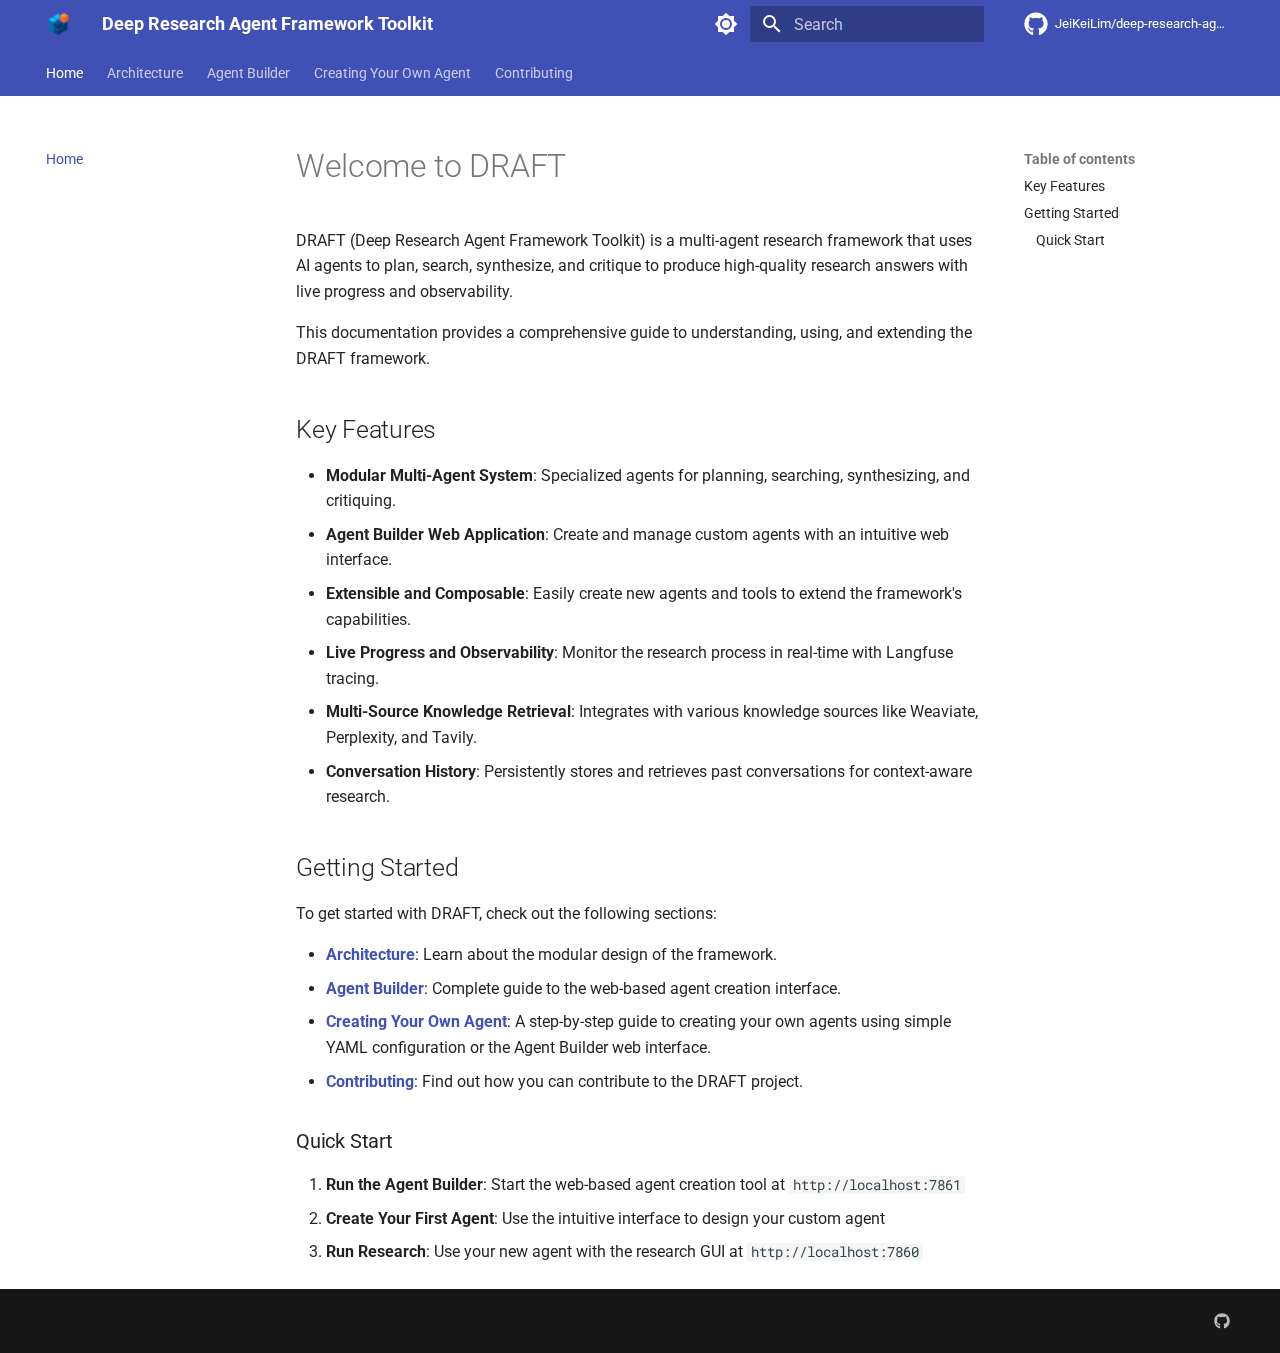
<file: index.html>
<!doctype html>
<html lang="en" class="no-js">
  <head>
    
      <meta charset="utf-8">
      <meta name="viewport" content="width=device-width,initial-scale=1">
      
      
      
      
      
        <link rel="next" href="architecture/">
      
      
      <link rel="icon" href="assets/draft_favicon.ico">
      <meta name="generator" content="mkdocs-1.6.1, mkdocs-material-9.6.16">
    
    
      
        <title>Deep Research Agent Framework Toolkit</title>
      
    
    
      <link rel="stylesheet" href="assets/stylesheets/main.7e37652d.min.css">
      
        
        <link rel="stylesheet" href="assets/stylesheets/palette.06af60db.min.css">
      
      


    
    
      
    
    
      
        
        
        <link rel="preconnect" href="https://fonts.gstatic.com" crossorigin>
        <link rel="stylesheet" href="https://fonts.googleapis.com/css?family=Roboto:300,300i,400,400i,700,700i%7CRoboto+Mono:400,400i,700,700i&display=fallback">
        <style>:root{--md-text-font:"Roboto";--md-code-font:"Roboto Mono"}</style>
      
    
    
      <link rel="stylesheet" href="assets/_mkdocstrings.css">
    
      <link rel="stylesheet" href="stylesheets/extra.css">
    
    <script>__md_scope=new URL(".",location),__md_hash=e=>[...e].reduce(((e,_)=>(e<<5)-e+_.charCodeAt(0)),0),__md_get=(e,_=localStorage,t=__md_scope)=>JSON.parse(_.getItem(t.pathname+"."+e)),__md_set=(e,_,t=localStorage,a=__md_scope)=>{try{t.setItem(a.pathname+"."+e,JSON.stringify(_))}catch(e){}}</script>
    
      

    
    
    
  </head>
  
  
    
    
      
    
    
    
    
    <body dir="ltr" data-md-color-scheme="default" data-md-color-primary="indigo" data-md-color-accent="indigo">
  
    
    <input class="md-toggle" data-md-toggle="drawer" type="checkbox" id="__drawer" autocomplete="off">
    <input class="md-toggle" data-md-toggle="search" type="checkbox" id="__search" autocomplete="off">
    <label class="md-overlay" for="__drawer"></label>
    <div data-md-component="skip">
      
        
        <a href="#welcome-to-draft" class="md-skip">
          Skip to content
        </a>
      
    </div>
    <div data-md-component="announce">
      
    </div>
    
    
      

<header class="md-header" data-md-component="header">
  <nav class="md-header__inner md-grid" aria-label="Header">
    <a href="." title="Deep Research Agent Framework Toolkit" class="md-header__button md-logo" aria-label="Deep Research Agent Framework Toolkit" data-md-component="logo">
      
  <img src="assets/draft_icon.png" alt="logo">

    </a>
    <label class="md-header__button md-icon" for="__drawer">
      
      <svg xmlns="http://www.w3.org/2000/svg" viewBox="0 0 24 24"><path d="M3 6h18v2H3zm0 5h18v2H3zm0 5h18v2H3z"/></svg>
    </label>
    <div class="md-header__title" data-md-component="header-title">
      <div class="md-header__ellipsis">
        <div class="md-header__topic">
          <span class="md-ellipsis">
            Deep Research Agent Framework Toolkit
          </span>
        </div>
        <div class="md-header__topic" data-md-component="header-topic">
          <span class="md-ellipsis">
            
              Home
            
          </span>
        </div>
      </div>
    </div>
    
      
        <form class="md-header__option" data-md-component="palette">
  
    
    
    
    <input class="md-option" data-md-color-media="(prefers-color-scheme: light)" data-md-color-scheme="default" data-md-color-primary="indigo" data-md-color-accent="indigo"  aria-label="Switch to dark mode"  type="radio" name="__palette" id="__palette_0">
    
      <label class="md-header__button md-icon" title="Switch to dark mode" for="__palette_1" hidden>
        <svg xmlns="http://www.w3.org/2000/svg" viewBox="0 0 24 24"><path d="M12 8a4 4 0 0 0-4 4 4 4 0 0 0 4 4 4 4 0 0 0 4-4 4 4 0 0 0-4-4m0 10a6 6 0 0 1-6-6 6 6 0 0 1 6-6 6 6 0 0 1 6 6 6 6 0 0 1-6 6m8-9.31V4h-4.69L12 .69 8.69 4H4v4.69L.69 12 4 15.31V20h4.69L12 23.31 15.31 20H20v-4.69L23.31 12z"/></svg>
      </label>
    
  
    
    
    
    <input class="md-option" data-md-color-media="(prefers-color-scheme: dark)" data-md-color-scheme="slate" data-md-color-primary="black" data-md-color-accent="indigo"  aria-label="Switch to light mode"  type="radio" name="__palette" id="__palette_1">
    
      <label class="md-header__button md-icon" title="Switch to light mode" for="__palette_0" hidden>
        <svg xmlns="http://www.w3.org/2000/svg" viewBox="0 0 24 24"><path d="M12 18c-.89 0-1.74-.2-2.5-.55C11.56 16.5 13 14.42 13 12s-1.44-4.5-3.5-5.45C10.26 6.2 11.11 6 12 6a6 6 0 0 1 6 6 6 6 0 0 1-6 6m8-9.31V4h-4.69L12 .69 8.69 4H4v4.69L.69 12 4 15.31V20h4.69L12 23.31 15.31 20H20v-4.69L23.31 12z"/></svg>
      </label>
    
  
</form>
      
    
    
      <script>var palette=__md_get("__palette");if(palette&&palette.color){if("(prefers-color-scheme)"===palette.color.media){var media=matchMedia("(prefers-color-scheme: light)"),input=document.querySelector(media.matches?"[data-md-color-media='(prefers-color-scheme: light)']":"[data-md-color-media='(prefers-color-scheme: dark)']");palette.color.media=input.getAttribute("data-md-color-media"),palette.color.scheme=input.getAttribute("data-md-color-scheme"),palette.color.primary=input.getAttribute("data-md-color-primary"),palette.color.accent=input.getAttribute("data-md-color-accent")}for(var[key,value]of Object.entries(palette.color))document.body.setAttribute("data-md-color-"+key,value)}</script>
    
    
    
      
      
        <label class="md-header__button md-icon" for="__search">
          
          <svg xmlns="http://www.w3.org/2000/svg" viewBox="0 0 24 24"><path d="M9.5 3A6.5 6.5 0 0 1 16 9.5c0 1.61-.59 3.09-1.56 4.23l.27.27h.79l5 5-1.5 1.5-5-5v-.79l-.27-.27A6.52 6.52 0 0 1 9.5 16 6.5 6.5 0 0 1 3 9.5 6.5 6.5 0 0 1 9.5 3m0 2C7 5 5 7 5 9.5S7 14 9.5 14 14 12 14 9.5 12 5 9.5 5"/></svg>
        </label>
        <div class="md-search" data-md-component="search" role="dialog">
  <label class="md-search__overlay" for="__search"></label>
  <div class="md-search__inner" role="search">
    <form class="md-search__form" name="search">
      <input type="text" class="md-search__input" name="query" aria-label="Search" placeholder="Search" autocapitalize="off" autocorrect="off" autocomplete="off" spellcheck="false" data-md-component="search-query" required>
      <label class="md-search__icon md-icon" for="__search">
        
        <svg xmlns="http://www.w3.org/2000/svg" viewBox="0 0 24 24"><path d="M9.5 3A6.5 6.5 0 0 1 16 9.5c0 1.61-.59 3.09-1.56 4.23l.27.27h.79l5 5-1.5 1.5-5-5v-.79l-.27-.27A6.52 6.52 0 0 1 9.5 16 6.5 6.5 0 0 1 3 9.5 6.5 6.5 0 0 1 9.5 3m0 2C7 5 5 7 5 9.5S7 14 9.5 14 14 12 14 9.5 12 5 9.5 5"/></svg>
        
        <svg xmlns="http://www.w3.org/2000/svg" viewBox="0 0 24 24"><path d="M20 11v2H8l5.5 5.5-1.42 1.42L4.16 12l7.92-7.92L13.5 5.5 8 11z"/></svg>
      </label>
      <nav class="md-search__options" aria-label="Search">
        
        <button type="reset" class="md-search__icon md-icon" title="Clear" aria-label="Clear" tabindex="-1">
          
          <svg xmlns="http://www.w3.org/2000/svg" viewBox="0 0 24 24"><path d="M19 6.41 17.59 5 12 10.59 6.41 5 5 6.41 10.59 12 5 17.59 6.41 19 12 13.41 17.59 19 19 17.59 13.41 12z"/></svg>
        </button>
      </nav>
      
        <div class="md-search__suggest" data-md-component="search-suggest"></div>
      
    </form>
    <div class="md-search__output">
      <div class="md-search__scrollwrap" tabindex="0" data-md-scrollfix>
        <div class="md-search-result" data-md-component="search-result">
          <div class="md-search-result__meta">
            Initializing search
          </div>
          <ol class="md-search-result__list" role="presentation"></ol>
        </div>
      </div>
    </div>
  </div>
</div>
      
    
    
      <div class="md-header__source">
        <a href="https://github.com/JeiKeiLim/deep-research-agent-framework-toolkit" title="Go to repository" class="md-source" data-md-component="source">
  <div class="md-source__icon md-icon">
    
    <svg xmlns="http://www.w3.org/2000/svg" viewBox="0 0 512 512"><!--! Font Awesome Free 7.0.0 by @fontawesome - https://fontawesome.com License - https://fontawesome.com/license/free (Icons: CC BY 4.0, Fonts: SIL OFL 1.1, Code: MIT License) Copyright 2025 Fonticons, Inc.--><path fill="currentColor" d="M173.9 397.4c0 2-2.3 3.6-5.2 3.6-3.3.3-5.6-1.3-5.6-3.6 0-2 2.3-3.6 5.2-3.6 3-.3 5.6 1.3 5.6 3.6m-31.1-4.5c-.7 2 1.3 4.3 4.3 4.9 2.6 1 5.6 0 6.2-2s-1.3-4.3-4.3-5.2c-2.6-.7-5.5.3-6.2 2.3m44.2-1.7c-2.9.7-4.9 2.6-4.6 4.9.3 2 2.9 3.3 5.9 2.6 2.9-.7 4.9-2.6 4.6-4.6-.3-1.9-3-3.2-5.9-2.9M252.8 8C114.1 8 8 113.3 8 252c0 110.9 69.8 205.8 169.5 239.2 12.8 2.3 17.3-5.6 17.3-12.1 0-6.2-.3-40.4-.3-61.4 0 0-70 15-84.7-29.8 0 0-11.4-29.1-27.8-36.6 0 0-22.9-15.7 1.6-15.4 0 0 24.9 2 38.6 25.8 21.9 38.6 58.6 27.5 72.9 20.9 2.3-16 8.8-27.1 16-33.7-55.9-6.2-112.3-14.3-112.3-110.5 0-27.5 7.6-41.3 23.6-58.9-2.6-6.5-11.1-33.3 2.6-67.9 20.9-6.5 69 27 69 27 20-5.6 41.5-8.5 62.8-8.5s42.8 2.9 62.8 8.5c0 0 48.1-33.6 69-27 13.7 34.7 5.2 61.4 2.6 67.9 16 17.7 25.8 31.5 25.8 58.9 0 96.5-58.9 104.2-114.8 110.5 9.2 7.9 17 22.9 17 46.4 0 33.7-.3 75.4-.3 83.6 0 6.5 4.6 14.4 17.3 12.1C436.2 457.8 504 362.9 504 252 504 113.3 391.5 8 252.8 8M105.2 352.9c-1.3 1-1 3.3.7 5.2 1.6 1.6 3.9 2.3 5.2 1 1.3-1 1-3.3-.7-5.2-1.6-1.6-3.9-2.3-5.2-1m-10.8-8.1c-.7 1.3.3 2.9 2.3 3.9 1.6 1 3.6.7 4.3-.7.7-1.3-.3-2.9-2.3-3.9-2-.6-3.6-.3-4.3.7m32.4 35.6c-1.6 1.3-1 4.3 1.3 6.2 2.3 2.3 5.2 2.6 6.5 1 1.3-1.3.7-4.3-1.3-6.2-2.2-2.3-5.2-2.6-6.5-1m-11.4-14.7c-1.6 1-1.6 3.6 0 5.9s4.3 3.3 5.6 2.3c1.6-1.3 1.6-3.9 0-6.2-1.4-2.3-4-3.3-5.6-2"/></svg>
  </div>
  <div class="md-source__repository">
    JeiKeiLim/deep-research-agent-framework-toolkit
  </div>
</a>
      </div>
    
  </nav>
  
</header>
    
    <div class="md-container" data-md-component="container">
      
      
        
          
            
<nav class="md-tabs" aria-label="Tabs" data-md-component="tabs">
  <div class="md-grid">
    <ul class="md-tabs__list">
      
        
  
  
  
    
  
  
    <li class="md-tabs__item md-tabs__item--active">
      <a href="." class="md-tabs__link">
        
  
  
    
  
  Home

      </a>
    </li>
  

      
        
  
  
  
  
    <li class="md-tabs__item">
      <a href="architecture/" class="md-tabs__link">
        
  
  
    
  
  Architecture

      </a>
    </li>
  

      
        
  
  
  
  
    <li class="md-tabs__item">
      <a href="agent-builder/" class="md-tabs__link">
        
  
  
    
  
  Agent Builder

      </a>
    </li>
  

      
        
  
  
  
  
    <li class="md-tabs__item">
      <a href="creating-agents/" class="md-tabs__link">
        
  
  
    
  
  Creating Your Own Agent

      </a>
    </li>
  

      
        
  
  
  
  
    <li class="md-tabs__item">
      <a href="contributing/" class="md-tabs__link">
        
  
  
    
  
  Contributing

      </a>
    </li>
  

      
    </ul>
  </div>
</nav>
          
        
      
      <main class="md-main" data-md-component="main">
        <div class="md-main__inner md-grid">
          
            
              
              <div class="md-sidebar md-sidebar--primary" data-md-component="sidebar" data-md-type="navigation" >
                <div class="md-sidebar__scrollwrap">
                  <div class="md-sidebar__inner">
                    


  


<nav class="md-nav md-nav--primary md-nav--lifted" aria-label="Navigation" data-md-level="0">
  <label class="md-nav__title" for="__drawer">
    <a href="." title="Deep Research Agent Framework Toolkit" class="md-nav__button md-logo" aria-label="Deep Research Agent Framework Toolkit" data-md-component="logo">
      
  <img src="assets/draft_icon.png" alt="logo">

    </a>
    Deep Research Agent Framework Toolkit
  </label>
  
    <div class="md-nav__source">
      <a href="https://github.com/JeiKeiLim/deep-research-agent-framework-toolkit" title="Go to repository" class="md-source" data-md-component="source">
  <div class="md-source__icon md-icon">
    
    <svg xmlns="http://www.w3.org/2000/svg" viewBox="0 0 512 512"><!--! Font Awesome Free 7.0.0 by @fontawesome - https://fontawesome.com License - https://fontawesome.com/license/free (Icons: CC BY 4.0, Fonts: SIL OFL 1.1, Code: MIT License) Copyright 2025 Fonticons, Inc.--><path fill="currentColor" d="M173.9 397.4c0 2-2.3 3.6-5.2 3.6-3.3.3-5.6-1.3-5.6-3.6 0-2 2.3-3.6 5.2-3.6 3-.3 5.6 1.3 5.6 3.6m-31.1-4.5c-.7 2 1.3 4.3 4.3 4.9 2.6 1 5.6 0 6.2-2s-1.3-4.3-4.3-5.2c-2.6-.7-5.5.3-6.2 2.3m44.2-1.7c-2.9.7-4.9 2.6-4.6 4.9.3 2 2.9 3.3 5.9 2.6 2.9-.7 4.9-2.6 4.6-4.6-.3-1.9-3-3.2-5.9-2.9M252.8 8C114.1 8 8 113.3 8 252c0 110.9 69.8 205.8 169.5 239.2 12.8 2.3 17.3-5.6 17.3-12.1 0-6.2-.3-40.4-.3-61.4 0 0-70 15-84.7-29.8 0 0-11.4-29.1-27.8-36.6 0 0-22.9-15.7 1.6-15.4 0 0 24.9 2 38.6 25.8 21.9 38.6 58.6 27.5 72.9 20.9 2.3-16 8.8-27.1 16-33.7-55.9-6.2-112.3-14.3-112.3-110.5 0-27.5 7.6-41.3 23.6-58.9-2.6-6.5-11.1-33.3 2.6-67.9 20.9-6.5 69 27 69 27 20-5.6 41.5-8.5 62.8-8.5s42.8 2.9 62.8 8.5c0 0 48.1-33.6 69-27 13.7 34.7 5.2 61.4 2.6 67.9 16 17.7 25.8 31.5 25.8 58.9 0 96.5-58.9 104.2-114.8 110.5 9.2 7.9 17 22.9 17 46.4 0 33.7-.3 75.4-.3 83.6 0 6.5 4.6 14.4 17.3 12.1C436.2 457.8 504 362.9 504 252 504 113.3 391.5 8 252.8 8M105.2 352.9c-1.3 1-1 3.3.7 5.2 1.6 1.6 3.9 2.3 5.2 1 1.3-1 1-3.3-.7-5.2-1.6-1.6-3.9-2.3-5.2-1m-10.8-8.1c-.7 1.3.3 2.9 2.3 3.9 1.6 1 3.6.7 4.3-.7.7-1.3-.3-2.9-2.3-3.9-2-.6-3.6-.3-4.3.7m32.4 35.6c-1.6 1.3-1 4.3 1.3 6.2 2.3 2.3 5.2 2.6 6.5 1 1.3-1.3.7-4.3-1.3-6.2-2.2-2.3-5.2-2.6-6.5-1m-11.4-14.7c-1.6 1-1.6 3.6 0 5.9s4.3 3.3 5.6 2.3c1.6-1.3 1.6-3.9 0-6.2-1.4-2.3-4-3.3-5.6-2"/></svg>
  </div>
  <div class="md-source__repository">
    JeiKeiLim/deep-research-agent-framework-toolkit
  </div>
</a>
    </div>
  
  <ul class="md-nav__list" data-md-scrollfix>
    
      
      
  
  
    
  
  
  
    <li class="md-nav__item md-nav__item--active">
      
      <input class="md-nav__toggle md-toggle" type="checkbox" id="__toc">
      
      
        
      
      
        <label class="md-nav__link md-nav__link--active" for="__toc">
          
  
  
  <span class="md-ellipsis">
    Home
    
  </span>
  

          <span class="md-nav__icon md-icon"></span>
        </label>
      
      <a href="." class="md-nav__link md-nav__link--active">
        
  
  
  <span class="md-ellipsis">
    Home
    
  </span>
  

      </a>
      
        

<nav class="md-nav md-nav--secondary" aria-label="Table of contents">
  
  
  
    
  
  
    <label class="md-nav__title" for="__toc">
      <span class="md-nav__icon md-icon"></span>
      Table of contents
    </label>
    <ul class="md-nav__list" data-md-component="toc" data-md-scrollfix>
      
        <li class="md-nav__item">
  <a href="#key-features" class="md-nav__link">
    <span class="md-ellipsis">
      Key Features
    </span>
  </a>
  
</li>
      
        <li class="md-nav__item">
  <a href="#getting-started" class="md-nav__link">
    <span class="md-ellipsis">
      Getting Started
    </span>
  </a>
  
    <nav class="md-nav" aria-label="Getting Started">
      <ul class="md-nav__list">
        
          <li class="md-nav__item">
  <a href="#quick-start" class="md-nav__link">
    <span class="md-ellipsis">
      Quick Start
    </span>
  </a>
  
</li>
        
      </ul>
    </nav>
  
</li>
      
    </ul>
  
</nav>
      
    </li>
  

    
      
      
  
  
  
  
    <li class="md-nav__item">
      <a href="architecture/" class="md-nav__link">
        
  
  
  <span class="md-ellipsis">
    Architecture
    
  </span>
  

      </a>
    </li>
  

    
      
      
  
  
  
  
    <li class="md-nav__item">
      <a href="agent-builder/" class="md-nav__link">
        
  
  
  <span class="md-ellipsis">
    Agent Builder
    
  </span>
  

      </a>
    </li>
  

    
      
      
  
  
  
  
    <li class="md-nav__item">
      <a href="creating-agents/" class="md-nav__link">
        
  
  
  <span class="md-ellipsis">
    Creating Your Own Agent
    
  </span>
  

      </a>
    </li>
  

    
      
      
  
  
  
  
    <li class="md-nav__item">
      <a href="contributing/" class="md-nav__link">
        
  
  
  <span class="md-ellipsis">
    Contributing
    
  </span>
  

      </a>
    </li>
  

    
  </ul>
</nav>
                  </div>
                </div>
              </div>
            
            
              
              <div class="md-sidebar md-sidebar--secondary" data-md-component="sidebar" data-md-type="toc" >
                <div class="md-sidebar__scrollwrap">
                  <div class="md-sidebar__inner">
                    

<nav class="md-nav md-nav--secondary" aria-label="Table of contents">
  
  
  
    
  
  
    <label class="md-nav__title" for="__toc">
      <span class="md-nav__icon md-icon"></span>
      Table of contents
    </label>
    <ul class="md-nav__list" data-md-component="toc" data-md-scrollfix>
      
        <li class="md-nav__item">
  <a href="#key-features" class="md-nav__link">
    <span class="md-ellipsis">
      Key Features
    </span>
  </a>
  
</li>
      
        <li class="md-nav__item">
  <a href="#getting-started" class="md-nav__link">
    <span class="md-ellipsis">
      Getting Started
    </span>
  </a>
  
    <nav class="md-nav" aria-label="Getting Started">
      <ul class="md-nav__list">
        
          <li class="md-nav__item">
  <a href="#quick-start" class="md-nav__link">
    <span class="md-ellipsis">
      Quick Start
    </span>
  </a>
  
</li>
        
      </ul>
    </nav>
  
</li>
      
    </ul>
  
</nav>
                  </div>
                </div>
              </div>
            
          
          
            <div class="md-content" data-md-component="content">
              <article class="md-content__inner md-typeset">
                
                  


  
  


<h1 id="welcome-to-draft">Welcome to DRAFT<a class="headerlink" href="#welcome-to-draft" title="Permanent link">&para;</a></h1>
<p>DRAFT (Deep Research Agent Framework Toolkit) is a multi-agent research framework that uses AI agents to plan, search, synthesize, and critique to produce high-quality research answers with live progress and observability.</p>
<p>This documentation provides a comprehensive guide to understanding, using, and extending the DRAFT framework.</p>
<h2 id="key-features">Key Features<a class="headerlink" href="#key-features" title="Permanent link">&para;</a></h2>
<ul>
<li><strong>Modular Multi-Agent System</strong>: Specialized agents for planning, searching, synthesizing, and critiquing.</li>
<li><strong>Agent Builder Web Application</strong>: Create and manage custom agents with an intuitive web interface.</li>
<li><strong>Extensible and Composable</strong>: Easily create new agents and tools to extend the framework's capabilities.</li>
<li><strong>Live Progress and Observability</strong>: Monitor the research process in real-time with Langfuse tracing.</li>
<li><strong>Multi-Source Knowledge Retrieval</strong>: Integrates with various knowledge sources like Weaviate, Perplexity, and Tavily.</li>
<li><strong>Conversation History</strong>: Persistently stores and retrieves past conversations for context-aware research.</li>
</ul>
<h2 id="getting-started">Getting Started<a class="headerlink" href="#getting-started" title="Permanent link">&para;</a></h2>
<p>To get started with DRAFT, check out the following sections:</p>
<ul>
<li><strong><a href="architecture/">Architecture</a></strong>: Learn about the modular design of the framework.</li>
<li><strong><a href="agent-builder/">Agent Builder</a></strong>: Complete guide to the web-based agent creation interface.</li>
<li><strong><a href="creating-agents/">Creating Your Own Agent</a></strong>: A step-by-step guide to creating your own agents using simple YAML configuration or the Agent Builder web interface.</li>
<li><strong><a href="contributing/">Contributing</a></strong>: Find out how you can contribute to the DRAFT project.</li>
</ul>
<h3 id="quick-start">Quick Start<a class="headerlink" href="#quick-start" title="Permanent link">&para;</a></h3>
<ol>
<li><strong>Run the Agent Builder</strong>: Start the web-based agent creation tool at <code>http://localhost:7861</code></li>
<li><strong>Create Your First Agent</strong>: Use the intuitive interface to design your custom agent</li>
<li><strong>Run Research</strong>: Use your new agent with the research GUI at <code>http://localhost:7860</code></li>
</ol>












                
              </article>
            </div>
          
          
<script>var target=document.getElementById(location.hash.slice(1));target&&target.name&&(target.checked=target.name.startsWith("__tabbed_"))</script>
        </div>
        
          <button type="button" class="md-top md-icon" data-md-component="top" hidden>
  
  <svg xmlns="http://www.w3.org/2000/svg" viewBox="0 0 24 24"><path d="M13 20h-2V8l-5.5 5.5-1.42-1.42L12 4.16l7.92 7.92-1.42 1.42L13 8z"/></svg>
  Back to top
</button>
        
      </main>
      
        <footer class="md-footer">
  
  <div class="md-footer-meta md-typeset">
    <div class="md-footer-meta__inner md-grid">
      <div class="md-copyright">
  <div class="md-footer-draft">
    <a href="https://github.com/JeiKeiLim/deep-research-agent-framework-toolkit/" target="_blank" rel="noopener">
    </a>
  </div>
   
</div>
      
        <div class="md-social">
  
    
    
    
    
      
      
    
    <a href="https://github.com/JeiKeiLim/deep-research-agent-framework-toolkit" target="_blank" rel="noopener" title="github.com" class="md-social__link">
      <svg xmlns="http://www.w3.org/2000/svg" viewBox="0 0 512 512"><!--! Font Awesome Free 7.0.0 by @fontawesome - https://fontawesome.com License - https://fontawesome.com/license/free (Icons: CC BY 4.0, Fonts: SIL OFL 1.1, Code: MIT License) Copyright 2025 Fonticons, Inc.--><path fill="currentColor" d="M173.9 397.4c0 2-2.3 3.6-5.2 3.6-3.3.3-5.6-1.3-5.6-3.6 0-2 2.3-3.6 5.2-3.6 3-.3 5.6 1.3 5.6 3.6m-31.1-4.5c-.7 2 1.3 4.3 4.3 4.9 2.6 1 5.6 0 6.2-2s-1.3-4.3-4.3-5.2c-2.6-.7-5.5.3-6.2 2.3m44.2-1.7c-2.9.7-4.9 2.6-4.6 4.9.3 2 2.9 3.3 5.9 2.6 2.9-.7 4.9-2.6 4.6-4.6-.3-1.9-3-3.2-5.9-2.9M252.8 8C114.1 8 8 113.3 8 252c0 110.9 69.8 205.8 169.5 239.2 12.8 2.3 17.3-5.6 17.3-12.1 0-6.2-.3-40.4-.3-61.4 0 0-70 15-84.7-29.8 0 0-11.4-29.1-27.8-36.6 0 0-22.9-15.7 1.6-15.4 0 0 24.9 2 38.6 25.8 21.9 38.6 58.6 27.5 72.9 20.9 2.3-16 8.8-27.1 16-33.7-55.9-6.2-112.3-14.3-112.3-110.5 0-27.5 7.6-41.3 23.6-58.9-2.6-6.5-11.1-33.3 2.6-67.9 20.9-6.5 69 27 69 27 20-5.6 41.5-8.5 62.8-8.5s42.8 2.9 62.8 8.5c0 0 48.1-33.6 69-27 13.7 34.7 5.2 61.4 2.6 67.9 16 17.7 25.8 31.5 25.8 58.9 0 96.5-58.9 104.2-114.8 110.5 9.2 7.9 17 22.9 17 46.4 0 33.7-.3 75.4-.3 83.6 0 6.5 4.6 14.4 17.3 12.1C436.2 457.8 504 362.9 504 252 504 113.3 391.5 8 252.8 8M105.2 352.9c-1.3 1-1 3.3.7 5.2 1.6 1.6 3.9 2.3 5.2 1 1.3-1 1-3.3-.7-5.2-1.6-1.6-3.9-2.3-5.2-1m-10.8-8.1c-.7 1.3.3 2.9 2.3 3.9 1.6 1 3.6.7 4.3-.7.7-1.3-.3-2.9-2.3-3.9-2-.6-3.6-.3-4.3.7m32.4 35.6c-1.6 1.3-1 4.3 1.3 6.2 2.3 2.3 5.2 2.6 6.5 1 1.3-1.3.7-4.3-1.3-6.2-2.2-2.3-5.2-2.6-6.5-1m-11.4-14.7c-1.6 1-1.6 3.6 0 5.9s4.3 3.3 5.6 2.3c1.6-1.3 1.6-3.9 0-6.2-1.4-2.3-4-3.3-5.6-2"/></svg>
    </a>
  
</div>
      
    </div>
  </div>
</footer>
      
    </div>
    <div class="md-dialog" data-md-component="dialog">
      <div class="md-dialog__inner md-typeset"></div>
    </div>
    
    
    
      
      <script id="__config" type="application/json">{"base": ".", "features": ["content.code.annotate", "content.code.copy", "navigation.indexes", "navigation.instant", "navigation.tabs", "navigation.top", "search.suggest", "search.highlight", "toc.follow"], "search": "assets/javascripts/workers/search.d50fe291.min.js", "tags": null, "translations": {"clipboard.copied": "Copied to clipboard", "clipboard.copy": "Copy to clipboard", "search.result.more.one": "1 more on this page", "search.result.more.other": "# more on this page", "search.result.none": "No matching documents", "search.result.one": "1 matching document", "search.result.other": "# matching documents", "search.result.placeholder": "Type to start searching", "search.result.term.missing": "Missing", "select.version": "Select version"}, "version": null}</script>
    
    
      <script src="assets/javascripts/bundle.50899def.min.js"></script>
      
    
  </body>
</html>
</file>
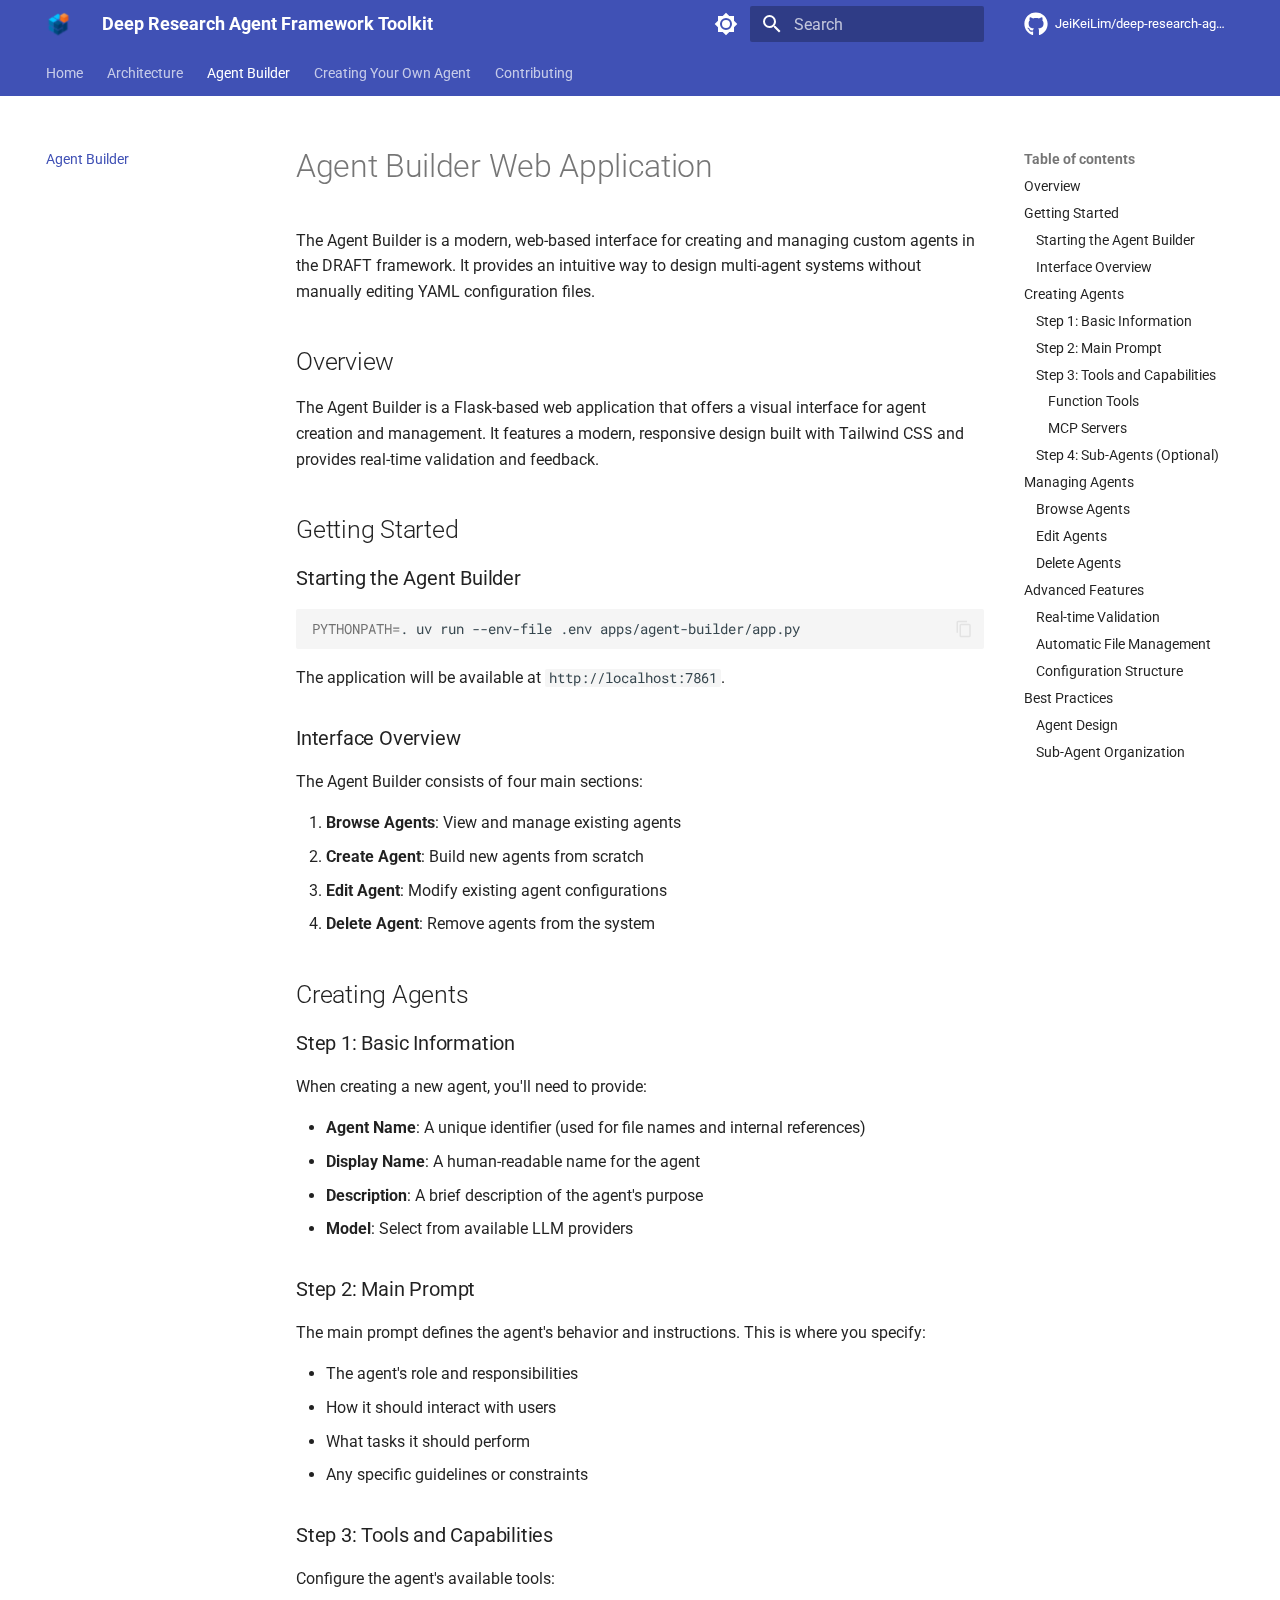
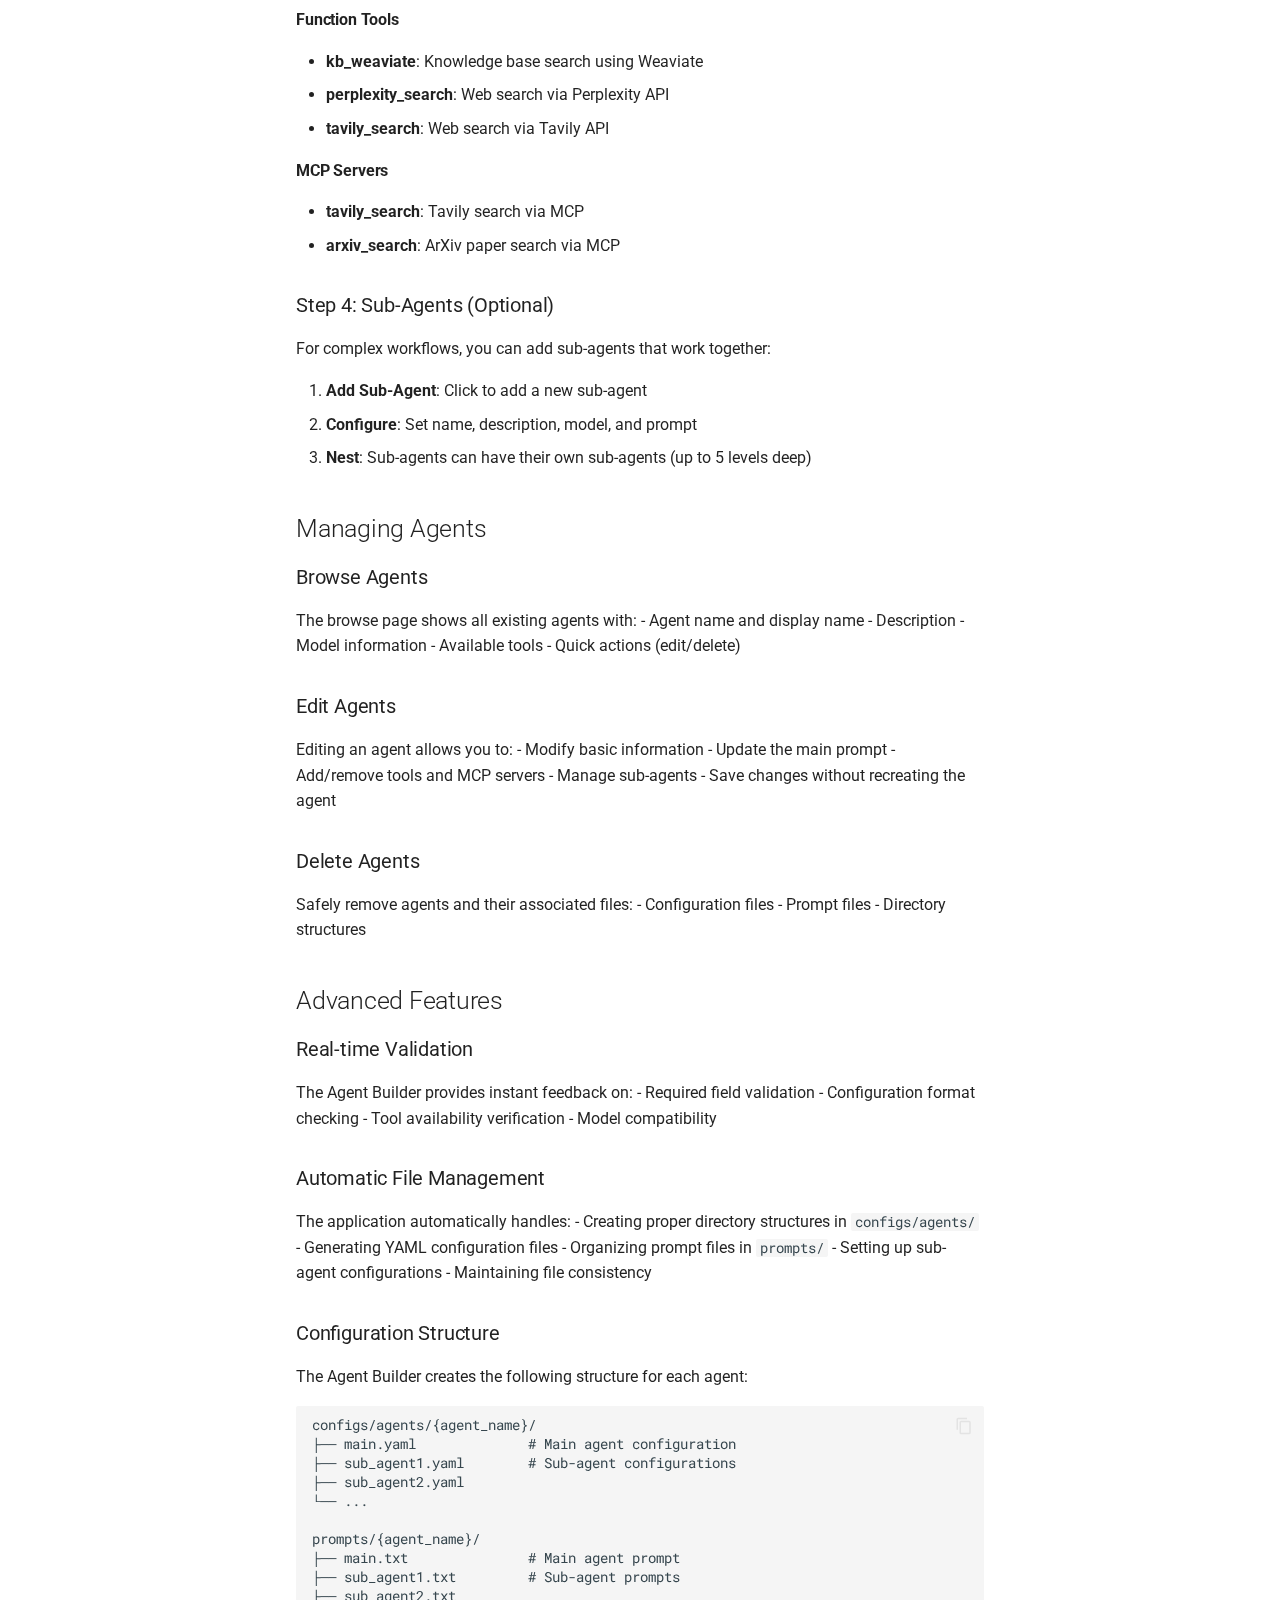
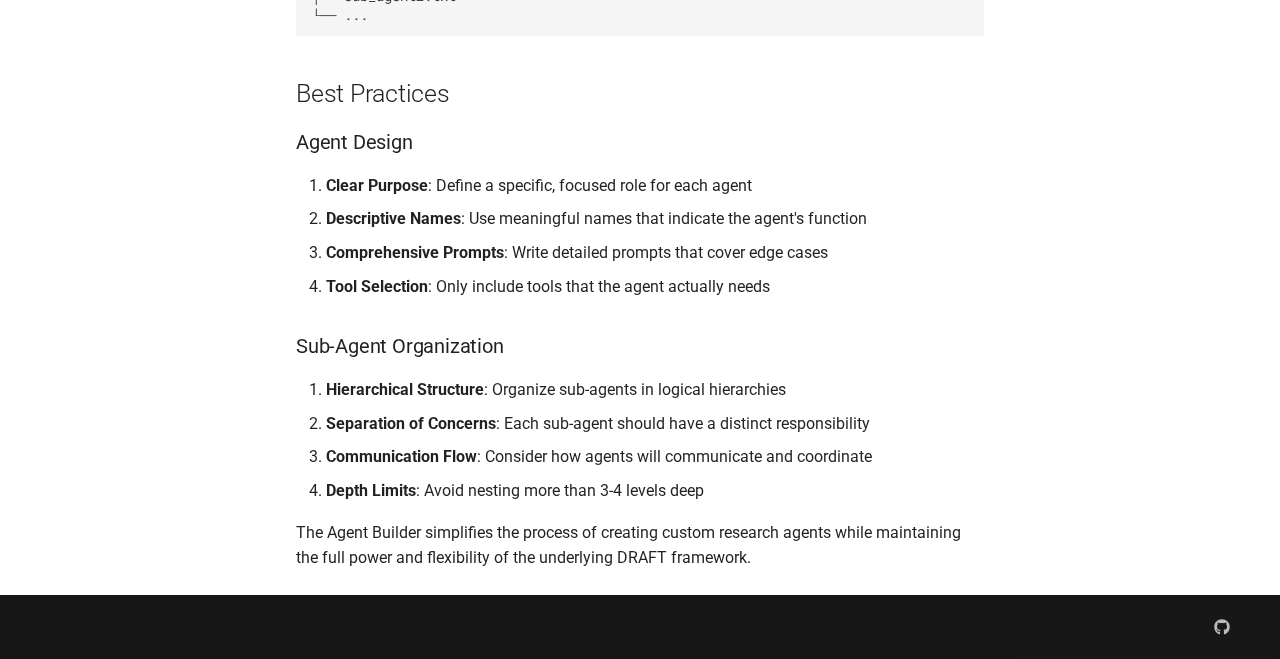
<file: agent-builder/index.html>
<!doctype html>
<html lang="en" class="no-js">
  <head>
    
      <meta charset="utf-8">
      <meta name="viewport" content="width=device-width,initial-scale=1">
      
      
      
      
        <link rel="prev" href="../architecture/">
      
      
        <link rel="next" href="../creating-agents/">
      
      
      <link rel="icon" href="../assets/draft_favicon.ico">
      <meta name="generator" content="mkdocs-1.6.1, mkdocs-material-9.6.16">
    
    
      
        <title>Agent Builder - Deep Research Agent Framework Toolkit</title>
      
    
    
      <link rel="stylesheet" href="../assets/stylesheets/main.7e37652d.min.css">
      
        
        <link rel="stylesheet" href="../assets/stylesheets/palette.06af60db.min.css">
      
      


    
    
      
    
    
      
        
        
        <link rel="preconnect" href="https://fonts.gstatic.com" crossorigin>
        <link rel="stylesheet" href="https://fonts.googleapis.com/css?family=Roboto:300,300i,400,400i,700,700i%7CRoboto+Mono:400,400i,700,700i&display=fallback">
        <style>:root{--md-text-font:"Roboto";--md-code-font:"Roboto Mono"}</style>
      
    
    
      <link rel="stylesheet" href="../assets/_mkdocstrings.css">
    
      <link rel="stylesheet" href="../stylesheets/extra.css">
    
    <script>__md_scope=new URL("..",location),__md_hash=e=>[...e].reduce(((e,_)=>(e<<5)-e+_.charCodeAt(0)),0),__md_get=(e,_=localStorage,t=__md_scope)=>JSON.parse(_.getItem(t.pathname+"."+e)),__md_set=(e,_,t=localStorage,a=__md_scope)=>{try{t.setItem(a.pathname+"."+e,JSON.stringify(_))}catch(e){}}</script>
    
      

    
    
    
  </head>
  
  
    
    
      
    
    
    
    
    <body dir="ltr" data-md-color-scheme="default" data-md-color-primary="indigo" data-md-color-accent="indigo">
  
    
    <input class="md-toggle" data-md-toggle="drawer" type="checkbox" id="__drawer" autocomplete="off">
    <input class="md-toggle" data-md-toggle="search" type="checkbox" id="__search" autocomplete="off">
    <label class="md-overlay" for="__drawer"></label>
    <div data-md-component="skip">
      
        
        <a href="#agent-builder-web-application" class="md-skip">
          Skip to content
        </a>
      
    </div>
    <div data-md-component="announce">
      
    </div>
    
    
      

<header class="md-header" data-md-component="header">
  <nav class="md-header__inner md-grid" aria-label="Header">
    <a href=".." title="Deep Research Agent Framework Toolkit" class="md-header__button md-logo" aria-label="Deep Research Agent Framework Toolkit" data-md-component="logo">
      
  <img src="../assets/draft_icon.png" alt="logo">

    </a>
    <label class="md-header__button md-icon" for="__drawer">
      
      <svg xmlns="http://www.w3.org/2000/svg" viewBox="0 0 24 24"><path d="M3 6h18v2H3zm0 5h18v2H3zm0 5h18v2H3z"/></svg>
    </label>
    <div class="md-header__title" data-md-component="header-title">
      <div class="md-header__ellipsis">
        <div class="md-header__topic">
          <span class="md-ellipsis">
            Deep Research Agent Framework Toolkit
          </span>
        </div>
        <div class="md-header__topic" data-md-component="header-topic">
          <span class="md-ellipsis">
            
              Agent Builder
            
          </span>
        </div>
      </div>
    </div>
    
      
        <form class="md-header__option" data-md-component="palette">
  
    
    
    
    <input class="md-option" data-md-color-media="(prefers-color-scheme: light)" data-md-color-scheme="default" data-md-color-primary="indigo" data-md-color-accent="indigo"  aria-label="Switch to dark mode"  type="radio" name="__palette" id="__palette_0">
    
      <label class="md-header__button md-icon" title="Switch to dark mode" for="__palette_1" hidden>
        <svg xmlns="http://www.w3.org/2000/svg" viewBox="0 0 24 24"><path d="M12 8a4 4 0 0 0-4 4 4 4 0 0 0 4 4 4 4 0 0 0 4-4 4 4 0 0 0-4-4m0 10a6 6 0 0 1-6-6 6 6 0 0 1 6-6 6 6 0 0 1 6 6 6 6 0 0 1-6 6m8-9.31V4h-4.69L12 .69 8.69 4H4v4.69L.69 12 4 15.31V20h4.69L12 23.31 15.31 20H20v-4.69L23.31 12z"/></svg>
      </label>
    
  
    
    
    
    <input class="md-option" data-md-color-media="(prefers-color-scheme: dark)" data-md-color-scheme="slate" data-md-color-primary="black" data-md-color-accent="indigo"  aria-label="Switch to light mode"  type="radio" name="__palette" id="__palette_1">
    
      <label class="md-header__button md-icon" title="Switch to light mode" for="__palette_0" hidden>
        <svg xmlns="http://www.w3.org/2000/svg" viewBox="0 0 24 24"><path d="M12 18c-.89 0-1.74-.2-2.5-.55C11.56 16.5 13 14.42 13 12s-1.44-4.5-3.5-5.45C10.26 6.2 11.11 6 12 6a6 6 0 0 1 6 6 6 6 0 0 1-6 6m8-9.31V4h-4.69L12 .69 8.69 4H4v4.69L.69 12 4 15.31V20h4.69L12 23.31 15.31 20H20v-4.69L23.31 12z"/></svg>
      </label>
    
  
</form>
      
    
    
      <script>var palette=__md_get("__palette");if(palette&&palette.color){if("(prefers-color-scheme)"===palette.color.media){var media=matchMedia("(prefers-color-scheme: light)"),input=document.querySelector(media.matches?"[data-md-color-media='(prefers-color-scheme: light)']":"[data-md-color-media='(prefers-color-scheme: dark)']");palette.color.media=input.getAttribute("data-md-color-media"),palette.color.scheme=input.getAttribute("data-md-color-scheme"),palette.color.primary=input.getAttribute("data-md-color-primary"),palette.color.accent=input.getAttribute("data-md-color-accent")}for(var[key,value]of Object.entries(palette.color))document.body.setAttribute("data-md-color-"+key,value)}</script>
    
    
    
      
      
        <label class="md-header__button md-icon" for="__search">
          
          <svg xmlns="http://www.w3.org/2000/svg" viewBox="0 0 24 24"><path d="M9.5 3A6.5 6.5 0 0 1 16 9.5c0 1.61-.59 3.09-1.56 4.23l.27.27h.79l5 5-1.5 1.5-5-5v-.79l-.27-.27A6.52 6.52 0 0 1 9.5 16 6.5 6.5 0 0 1 3 9.5 6.5 6.5 0 0 1 9.5 3m0 2C7 5 5 7 5 9.5S7 14 9.5 14 14 12 14 9.5 12 5 9.5 5"/></svg>
        </label>
        <div class="md-search" data-md-component="search" role="dialog">
  <label class="md-search__overlay" for="__search"></label>
  <div class="md-search__inner" role="search">
    <form class="md-search__form" name="search">
      <input type="text" class="md-search__input" name="query" aria-label="Search" placeholder="Search" autocapitalize="off" autocorrect="off" autocomplete="off" spellcheck="false" data-md-component="search-query" required>
      <label class="md-search__icon md-icon" for="__search">
        
        <svg xmlns="http://www.w3.org/2000/svg" viewBox="0 0 24 24"><path d="M9.5 3A6.5 6.5 0 0 1 16 9.5c0 1.61-.59 3.09-1.56 4.23l.27.27h.79l5 5-1.5 1.5-5-5v-.79l-.27-.27A6.52 6.52 0 0 1 9.5 16 6.5 6.5 0 0 1 3 9.5 6.5 6.5 0 0 1 9.5 3m0 2C7 5 5 7 5 9.5S7 14 9.5 14 14 12 14 9.5 12 5 9.5 5"/></svg>
        
        <svg xmlns="http://www.w3.org/2000/svg" viewBox="0 0 24 24"><path d="M20 11v2H8l5.5 5.5-1.42 1.42L4.16 12l7.92-7.92L13.5 5.5 8 11z"/></svg>
      </label>
      <nav class="md-search__options" aria-label="Search">
        
        <button type="reset" class="md-search__icon md-icon" title="Clear" aria-label="Clear" tabindex="-1">
          
          <svg xmlns="http://www.w3.org/2000/svg" viewBox="0 0 24 24"><path d="M19 6.41 17.59 5 12 10.59 6.41 5 5 6.41 10.59 12 5 17.59 6.41 19 12 13.41 17.59 19 19 17.59 13.41 12z"/></svg>
        </button>
      </nav>
      
        <div class="md-search__suggest" data-md-component="search-suggest"></div>
      
    </form>
    <div class="md-search__output">
      <div class="md-search__scrollwrap" tabindex="0" data-md-scrollfix>
        <div class="md-search-result" data-md-component="search-result">
          <div class="md-search-result__meta">
            Initializing search
          </div>
          <ol class="md-search-result__list" role="presentation"></ol>
        </div>
      </div>
    </div>
  </div>
</div>
      
    
    
      <div class="md-header__source">
        <a href="https://github.com/JeiKeiLim/deep-research-agent-framework-toolkit" title="Go to repository" class="md-source" data-md-component="source">
  <div class="md-source__icon md-icon">
    
    <svg xmlns="http://www.w3.org/2000/svg" viewBox="0 0 512 512"><!--! Font Awesome Free 7.0.0 by @fontawesome - https://fontawesome.com License - https://fontawesome.com/license/free (Icons: CC BY 4.0, Fonts: SIL OFL 1.1, Code: MIT License) Copyright 2025 Fonticons, Inc.--><path fill="currentColor" d="M173.9 397.4c0 2-2.3 3.6-5.2 3.6-3.3.3-5.6-1.3-5.6-3.6 0-2 2.3-3.6 5.2-3.6 3-.3 5.6 1.3 5.6 3.6m-31.1-4.5c-.7 2 1.3 4.3 4.3 4.9 2.6 1 5.6 0 6.2-2s-1.3-4.3-4.3-5.2c-2.6-.7-5.5.3-6.2 2.3m44.2-1.7c-2.9.7-4.9 2.6-4.6 4.9.3 2 2.9 3.3 5.9 2.6 2.9-.7 4.9-2.6 4.6-4.6-.3-1.9-3-3.2-5.9-2.9M252.8 8C114.1 8 8 113.3 8 252c0 110.9 69.8 205.8 169.5 239.2 12.8 2.3 17.3-5.6 17.3-12.1 0-6.2-.3-40.4-.3-61.4 0 0-70 15-84.7-29.8 0 0-11.4-29.1-27.8-36.6 0 0-22.9-15.7 1.6-15.4 0 0 24.9 2 38.6 25.8 21.9 38.6 58.6 27.5 72.9 20.9 2.3-16 8.8-27.1 16-33.7-55.9-6.2-112.3-14.3-112.3-110.5 0-27.5 7.6-41.3 23.6-58.9-2.6-6.5-11.1-33.3 2.6-67.9 20.9-6.5 69 27 69 27 20-5.6 41.5-8.5 62.8-8.5s42.8 2.9 62.8 8.5c0 0 48.1-33.6 69-27 13.7 34.7 5.2 61.4 2.6 67.9 16 17.7 25.8 31.5 25.8 58.9 0 96.5-58.9 104.2-114.8 110.5 9.2 7.9 17 22.9 17 46.4 0 33.7-.3 75.4-.3 83.6 0 6.5 4.6 14.4 17.3 12.1C436.2 457.8 504 362.9 504 252 504 113.3 391.5 8 252.8 8M105.2 352.9c-1.3 1-1 3.3.7 5.2 1.6 1.6 3.9 2.3 5.2 1 1.3-1 1-3.3-.7-5.2-1.6-1.6-3.9-2.3-5.2-1m-10.8-8.1c-.7 1.3.3 2.9 2.3 3.9 1.6 1 3.6.7 4.3-.7.7-1.3-.3-2.9-2.3-3.9-2-.6-3.6-.3-4.3.7m32.4 35.6c-1.6 1.3-1 4.3 1.3 6.2 2.3 2.3 5.2 2.6 6.5 1 1.3-1.3.7-4.3-1.3-6.2-2.2-2.3-5.2-2.6-6.5-1m-11.4-14.7c-1.6 1-1.6 3.6 0 5.9s4.3 3.3 5.6 2.3c1.6-1.3 1.6-3.9 0-6.2-1.4-2.3-4-3.3-5.6-2"/></svg>
  </div>
  <div class="md-source__repository">
    JeiKeiLim/deep-research-agent-framework-toolkit
  </div>
</a>
      </div>
    
  </nav>
  
</header>
    
    <div class="md-container" data-md-component="container">
      
      
        
          
            
<nav class="md-tabs" aria-label="Tabs" data-md-component="tabs">
  <div class="md-grid">
    <ul class="md-tabs__list">
      
        
  
  
  
  
    <li class="md-tabs__item">
      <a href=".." class="md-tabs__link">
        
  
  
    
  
  Home

      </a>
    </li>
  

      
        
  
  
  
  
    <li class="md-tabs__item">
      <a href="../architecture/" class="md-tabs__link">
        
  
  
    
  
  Architecture

      </a>
    </li>
  

      
        
  
  
  
    
  
  
    <li class="md-tabs__item md-tabs__item--active">
      <a href="./" class="md-tabs__link">
        
  
  
    
  
  Agent Builder

      </a>
    </li>
  

      
        
  
  
  
  
    <li class="md-tabs__item">
      <a href="../creating-agents/" class="md-tabs__link">
        
  
  
    
  
  Creating Your Own Agent

      </a>
    </li>
  

      
        
  
  
  
  
    <li class="md-tabs__item">
      <a href="../contributing/" class="md-tabs__link">
        
  
  
    
  
  Contributing

      </a>
    </li>
  

      
    </ul>
  </div>
</nav>
          
        
      
      <main class="md-main" data-md-component="main">
        <div class="md-main__inner md-grid">
          
            
              
              <div class="md-sidebar md-sidebar--primary" data-md-component="sidebar" data-md-type="navigation" >
                <div class="md-sidebar__scrollwrap">
                  <div class="md-sidebar__inner">
                    


  


<nav class="md-nav md-nav--primary md-nav--lifted" aria-label="Navigation" data-md-level="0">
  <label class="md-nav__title" for="__drawer">
    <a href=".." title="Deep Research Agent Framework Toolkit" class="md-nav__button md-logo" aria-label="Deep Research Agent Framework Toolkit" data-md-component="logo">
      
  <img src="../assets/draft_icon.png" alt="logo">

    </a>
    Deep Research Agent Framework Toolkit
  </label>
  
    <div class="md-nav__source">
      <a href="https://github.com/JeiKeiLim/deep-research-agent-framework-toolkit" title="Go to repository" class="md-source" data-md-component="source">
  <div class="md-source__icon md-icon">
    
    <svg xmlns="http://www.w3.org/2000/svg" viewBox="0 0 512 512"><!--! Font Awesome Free 7.0.0 by @fontawesome - https://fontawesome.com License - https://fontawesome.com/license/free (Icons: CC BY 4.0, Fonts: SIL OFL 1.1, Code: MIT License) Copyright 2025 Fonticons, Inc.--><path fill="currentColor" d="M173.9 397.4c0 2-2.3 3.6-5.2 3.6-3.3.3-5.6-1.3-5.6-3.6 0-2 2.3-3.6 5.2-3.6 3-.3 5.6 1.3 5.6 3.6m-31.1-4.5c-.7 2 1.3 4.3 4.3 4.9 2.6 1 5.6 0 6.2-2s-1.3-4.3-4.3-5.2c-2.6-.7-5.5.3-6.2 2.3m44.2-1.7c-2.9.7-4.9 2.6-4.6 4.9.3 2 2.9 3.3 5.9 2.6 2.9-.7 4.9-2.6 4.6-4.6-.3-1.9-3-3.2-5.9-2.9M252.8 8C114.1 8 8 113.3 8 252c0 110.9 69.8 205.8 169.5 239.2 12.8 2.3 17.3-5.6 17.3-12.1 0-6.2-.3-40.4-.3-61.4 0 0-70 15-84.7-29.8 0 0-11.4-29.1-27.8-36.6 0 0-22.9-15.7 1.6-15.4 0 0 24.9 2 38.6 25.8 21.9 38.6 58.6 27.5 72.9 20.9 2.3-16 8.8-27.1 16-33.7-55.9-6.2-112.3-14.3-112.3-110.5 0-27.5 7.6-41.3 23.6-58.9-2.6-6.5-11.1-33.3 2.6-67.9 20.9-6.5 69 27 69 27 20-5.6 41.5-8.5 62.8-8.5s42.8 2.9 62.8 8.5c0 0 48.1-33.6 69-27 13.7 34.7 5.2 61.4 2.6 67.9 16 17.7 25.8 31.5 25.8 58.9 0 96.5-58.9 104.2-114.8 110.5 9.2 7.9 17 22.9 17 46.4 0 33.7-.3 75.4-.3 83.6 0 6.5 4.6 14.4 17.3 12.1C436.2 457.8 504 362.9 504 252 504 113.3 391.5 8 252.8 8M105.2 352.9c-1.3 1-1 3.3.7 5.2 1.6 1.6 3.9 2.3 5.2 1 1.3-1 1-3.3-.7-5.2-1.6-1.6-3.9-2.3-5.2-1m-10.8-8.1c-.7 1.3.3 2.9 2.3 3.9 1.6 1 3.6.7 4.3-.7.7-1.3-.3-2.9-2.3-3.9-2-.6-3.6-.3-4.3.7m32.4 35.6c-1.6 1.3-1 4.3 1.3 6.2 2.3 2.3 5.2 2.6 6.5 1 1.3-1.3.7-4.3-1.3-6.2-2.2-2.3-5.2-2.6-6.5-1m-11.4-14.7c-1.6 1-1.6 3.6 0 5.9s4.3 3.3 5.6 2.3c1.6-1.3 1.6-3.9 0-6.2-1.4-2.3-4-3.3-5.6-2"/></svg>
  </div>
  <div class="md-source__repository">
    JeiKeiLim/deep-research-agent-framework-toolkit
  </div>
</a>
    </div>
  
  <ul class="md-nav__list" data-md-scrollfix>
    
      
      
  
  
  
  
    <li class="md-nav__item">
      <a href=".." class="md-nav__link">
        
  
  
  <span class="md-ellipsis">
    Home
    
  </span>
  

      </a>
    </li>
  

    
      
      
  
  
  
  
    <li class="md-nav__item">
      <a href="../architecture/" class="md-nav__link">
        
  
  
  <span class="md-ellipsis">
    Architecture
    
  </span>
  

      </a>
    </li>
  

    
      
      
  
  
    
  
  
  
    <li class="md-nav__item md-nav__item--active">
      
      <input class="md-nav__toggle md-toggle" type="checkbox" id="__toc">
      
      
        
      
      
        <label class="md-nav__link md-nav__link--active" for="__toc">
          
  
  
  <span class="md-ellipsis">
    Agent Builder
    
  </span>
  

          <span class="md-nav__icon md-icon"></span>
        </label>
      
      <a href="./" class="md-nav__link md-nav__link--active">
        
  
  
  <span class="md-ellipsis">
    Agent Builder
    
  </span>
  

      </a>
      
        

<nav class="md-nav md-nav--secondary" aria-label="Table of contents">
  
  
  
    
  
  
    <label class="md-nav__title" for="__toc">
      <span class="md-nav__icon md-icon"></span>
      Table of contents
    </label>
    <ul class="md-nav__list" data-md-component="toc" data-md-scrollfix>
      
        <li class="md-nav__item">
  <a href="#overview" class="md-nav__link">
    <span class="md-ellipsis">
      Overview
    </span>
  </a>
  
</li>
      
        <li class="md-nav__item">
  <a href="#getting-started" class="md-nav__link">
    <span class="md-ellipsis">
      Getting Started
    </span>
  </a>
  
    <nav class="md-nav" aria-label="Getting Started">
      <ul class="md-nav__list">
        
          <li class="md-nav__item">
  <a href="#starting-the-agent-builder" class="md-nav__link">
    <span class="md-ellipsis">
      Starting the Agent Builder
    </span>
  </a>
  
</li>
        
          <li class="md-nav__item">
  <a href="#interface-overview" class="md-nav__link">
    <span class="md-ellipsis">
      Interface Overview
    </span>
  </a>
  
</li>
        
      </ul>
    </nav>
  
</li>
      
        <li class="md-nav__item">
  <a href="#creating-agents" class="md-nav__link">
    <span class="md-ellipsis">
      Creating Agents
    </span>
  </a>
  
    <nav class="md-nav" aria-label="Creating Agents">
      <ul class="md-nav__list">
        
          <li class="md-nav__item">
  <a href="#step-1-basic-information" class="md-nav__link">
    <span class="md-ellipsis">
      Step 1: Basic Information
    </span>
  </a>
  
</li>
        
          <li class="md-nav__item">
  <a href="#step-2-main-prompt" class="md-nav__link">
    <span class="md-ellipsis">
      Step 2: Main Prompt
    </span>
  </a>
  
</li>
        
          <li class="md-nav__item">
  <a href="#step-3-tools-and-capabilities" class="md-nav__link">
    <span class="md-ellipsis">
      Step 3: Tools and Capabilities
    </span>
  </a>
  
    <nav class="md-nav" aria-label="Step 3: Tools and Capabilities">
      <ul class="md-nav__list">
        
          <li class="md-nav__item">
  <a href="#function-tools" class="md-nav__link">
    <span class="md-ellipsis">
      Function Tools
    </span>
  </a>
  
</li>
        
          <li class="md-nav__item">
  <a href="#mcp-servers" class="md-nav__link">
    <span class="md-ellipsis">
      MCP Servers
    </span>
  </a>
  
</li>
        
      </ul>
    </nav>
  
</li>
        
          <li class="md-nav__item">
  <a href="#step-4-sub-agents-optional" class="md-nav__link">
    <span class="md-ellipsis">
      Step 4: Sub-Agents (Optional)
    </span>
  </a>
  
</li>
        
      </ul>
    </nav>
  
</li>
      
        <li class="md-nav__item">
  <a href="#managing-agents" class="md-nav__link">
    <span class="md-ellipsis">
      Managing Agents
    </span>
  </a>
  
    <nav class="md-nav" aria-label="Managing Agents">
      <ul class="md-nav__list">
        
          <li class="md-nav__item">
  <a href="#browse-agents" class="md-nav__link">
    <span class="md-ellipsis">
      Browse Agents
    </span>
  </a>
  
</li>
        
          <li class="md-nav__item">
  <a href="#edit-agents" class="md-nav__link">
    <span class="md-ellipsis">
      Edit Agents
    </span>
  </a>
  
</li>
        
          <li class="md-nav__item">
  <a href="#delete-agents" class="md-nav__link">
    <span class="md-ellipsis">
      Delete Agents
    </span>
  </a>
  
</li>
        
      </ul>
    </nav>
  
</li>
      
        <li class="md-nav__item">
  <a href="#advanced-features" class="md-nav__link">
    <span class="md-ellipsis">
      Advanced Features
    </span>
  </a>
  
    <nav class="md-nav" aria-label="Advanced Features">
      <ul class="md-nav__list">
        
          <li class="md-nav__item">
  <a href="#real-time-validation" class="md-nav__link">
    <span class="md-ellipsis">
      Real-time Validation
    </span>
  </a>
  
</li>
        
          <li class="md-nav__item">
  <a href="#automatic-file-management" class="md-nav__link">
    <span class="md-ellipsis">
      Automatic File Management
    </span>
  </a>
  
</li>
        
          <li class="md-nav__item">
  <a href="#configuration-structure" class="md-nav__link">
    <span class="md-ellipsis">
      Configuration Structure
    </span>
  </a>
  
</li>
        
      </ul>
    </nav>
  
</li>
      
        <li class="md-nav__item">
  <a href="#best-practices" class="md-nav__link">
    <span class="md-ellipsis">
      Best Practices
    </span>
  </a>
  
    <nav class="md-nav" aria-label="Best Practices">
      <ul class="md-nav__list">
        
          <li class="md-nav__item">
  <a href="#agent-design" class="md-nav__link">
    <span class="md-ellipsis">
      Agent Design
    </span>
  </a>
  
</li>
        
          <li class="md-nav__item">
  <a href="#sub-agent-organization" class="md-nav__link">
    <span class="md-ellipsis">
      Sub-Agent Organization
    </span>
  </a>
  
</li>
        
      </ul>
    </nav>
  
</li>
      
    </ul>
  
</nav>
      
    </li>
  

    
      
      
  
  
  
  
    <li class="md-nav__item">
      <a href="../creating-agents/" class="md-nav__link">
        
  
  
  <span class="md-ellipsis">
    Creating Your Own Agent
    
  </span>
  

      </a>
    </li>
  

    
      
      
  
  
  
  
    <li class="md-nav__item">
      <a href="../contributing/" class="md-nav__link">
        
  
  
  <span class="md-ellipsis">
    Contributing
    
  </span>
  

      </a>
    </li>
  

    
  </ul>
</nav>
                  </div>
                </div>
              </div>
            
            
              
              <div class="md-sidebar md-sidebar--secondary" data-md-component="sidebar" data-md-type="toc" >
                <div class="md-sidebar__scrollwrap">
                  <div class="md-sidebar__inner">
                    

<nav class="md-nav md-nav--secondary" aria-label="Table of contents">
  
  
  
    
  
  
    <label class="md-nav__title" for="__toc">
      <span class="md-nav__icon md-icon"></span>
      Table of contents
    </label>
    <ul class="md-nav__list" data-md-component="toc" data-md-scrollfix>
      
        <li class="md-nav__item">
  <a href="#overview" class="md-nav__link">
    <span class="md-ellipsis">
      Overview
    </span>
  </a>
  
</li>
      
        <li class="md-nav__item">
  <a href="#getting-started" class="md-nav__link">
    <span class="md-ellipsis">
      Getting Started
    </span>
  </a>
  
    <nav class="md-nav" aria-label="Getting Started">
      <ul class="md-nav__list">
        
          <li class="md-nav__item">
  <a href="#starting-the-agent-builder" class="md-nav__link">
    <span class="md-ellipsis">
      Starting the Agent Builder
    </span>
  </a>
  
</li>
        
          <li class="md-nav__item">
  <a href="#interface-overview" class="md-nav__link">
    <span class="md-ellipsis">
      Interface Overview
    </span>
  </a>
  
</li>
        
      </ul>
    </nav>
  
</li>
      
        <li class="md-nav__item">
  <a href="#creating-agents" class="md-nav__link">
    <span class="md-ellipsis">
      Creating Agents
    </span>
  </a>
  
    <nav class="md-nav" aria-label="Creating Agents">
      <ul class="md-nav__list">
        
          <li class="md-nav__item">
  <a href="#step-1-basic-information" class="md-nav__link">
    <span class="md-ellipsis">
      Step 1: Basic Information
    </span>
  </a>
  
</li>
        
          <li class="md-nav__item">
  <a href="#step-2-main-prompt" class="md-nav__link">
    <span class="md-ellipsis">
      Step 2: Main Prompt
    </span>
  </a>
  
</li>
        
          <li class="md-nav__item">
  <a href="#step-3-tools-and-capabilities" class="md-nav__link">
    <span class="md-ellipsis">
      Step 3: Tools and Capabilities
    </span>
  </a>
  
    <nav class="md-nav" aria-label="Step 3: Tools and Capabilities">
      <ul class="md-nav__list">
        
          <li class="md-nav__item">
  <a href="#function-tools" class="md-nav__link">
    <span class="md-ellipsis">
      Function Tools
    </span>
  </a>
  
</li>
        
          <li class="md-nav__item">
  <a href="#mcp-servers" class="md-nav__link">
    <span class="md-ellipsis">
      MCP Servers
    </span>
  </a>
  
</li>
        
      </ul>
    </nav>
  
</li>
        
          <li class="md-nav__item">
  <a href="#step-4-sub-agents-optional" class="md-nav__link">
    <span class="md-ellipsis">
      Step 4: Sub-Agents (Optional)
    </span>
  </a>
  
</li>
        
      </ul>
    </nav>
  
</li>
      
        <li class="md-nav__item">
  <a href="#managing-agents" class="md-nav__link">
    <span class="md-ellipsis">
      Managing Agents
    </span>
  </a>
  
    <nav class="md-nav" aria-label="Managing Agents">
      <ul class="md-nav__list">
        
          <li class="md-nav__item">
  <a href="#browse-agents" class="md-nav__link">
    <span class="md-ellipsis">
      Browse Agents
    </span>
  </a>
  
</li>
        
          <li class="md-nav__item">
  <a href="#edit-agents" class="md-nav__link">
    <span class="md-ellipsis">
      Edit Agents
    </span>
  </a>
  
</li>
        
          <li class="md-nav__item">
  <a href="#delete-agents" class="md-nav__link">
    <span class="md-ellipsis">
      Delete Agents
    </span>
  </a>
  
</li>
        
      </ul>
    </nav>
  
</li>
      
        <li class="md-nav__item">
  <a href="#advanced-features" class="md-nav__link">
    <span class="md-ellipsis">
      Advanced Features
    </span>
  </a>
  
    <nav class="md-nav" aria-label="Advanced Features">
      <ul class="md-nav__list">
        
          <li class="md-nav__item">
  <a href="#real-time-validation" class="md-nav__link">
    <span class="md-ellipsis">
      Real-time Validation
    </span>
  </a>
  
</li>
        
          <li class="md-nav__item">
  <a href="#automatic-file-management" class="md-nav__link">
    <span class="md-ellipsis">
      Automatic File Management
    </span>
  </a>
  
</li>
        
          <li class="md-nav__item">
  <a href="#configuration-structure" class="md-nav__link">
    <span class="md-ellipsis">
      Configuration Structure
    </span>
  </a>
  
</li>
        
      </ul>
    </nav>
  
</li>
      
        <li class="md-nav__item">
  <a href="#best-practices" class="md-nav__link">
    <span class="md-ellipsis">
      Best Practices
    </span>
  </a>
  
    <nav class="md-nav" aria-label="Best Practices">
      <ul class="md-nav__list">
        
          <li class="md-nav__item">
  <a href="#agent-design" class="md-nav__link">
    <span class="md-ellipsis">
      Agent Design
    </span>
  </a>
  
</li>
        
          <li class="md-nav__item">
  <a href="#sub-agent-organization" class="md-nav__link">
    <span class="md-ellipsis">
      Sub-Agent Organization
    </span>
  </a>
  
</li>
        
      </ul>
    </nav>
  
</li>
      
    </ul>
  
</nav>
                  </div>
                </div>
              </div>
            
          
          
            <div class="md-content" data-md-component="content">
              <article class="md-content__inner md-typeset">
                
                  


  
  


<h1 id="agent-builder-web-application">Agent Builder Web Application<a class="headerlink" href="#agent-builder-web-application" title="Permanent link">&para;</a></h1>
<p>The Agent Builder is a modern, web-based interface for creating and managing custom agents in the DRAFT framework. It provides an intuitive way to design multi-agent systems without manually editing YAML configuration files.</p>
<h2 id="overview">Overview<a class="headerlink" href="#overview" title="Permanent link">&para;</a></h2>
<p>The Agent Builder is a Flask-based web application that offers a visual interface for agent creation and management. It features a modern, responsive design built with Tailwind CSS and provides real-time validation and feedback.</p>
<h2 id="getting-started">Getting Started<a class="headerlink" href="#getting-started" title="Permanent link">&para;</a></h2>
<h3 id="starting-the-agent-builder">Starting the Agent Builder<a class="headerlink" href="#starting-the-agent-builder" title="Permanent link">&para;</a></h3>
<div class="language-bash highlight"><pre><span></span><code><span id="__span-0-1"><a id="__codelineno-0-1" name="__codelineno-0-1" href="#__codelineno-0-1"></a><span class="nv">PYTHONPATH</span><span class="o">=</span>.<span class="w"> </span>uv<span class="w"> </span>run<span class="w"> </span>--env-file<span class="w"> </span>.env<span class="w"> </span>apps/agent-builder/app.py
</span></code></pre></div>
<p>The application will be available at <code>http://localhost:7861</code>.</p>
<h3 id="interface-overview">Interface Overview<a class="headerlink" href="#interface-overview" title="Permanent link">&para;</a></h3>
<p>The Agent Builder consists of four main sections:</p>
<ol>
<li><strong>Browse Agents</strong>: View and manage existing agents</li>
<li><strong>Create Agent</strong>: Build new agents from scratch</li>
<li><strong>Edit Agent</strong>: Modify existing agent configurations</li>
<li><strong>Delete Agent</strong>: Remove agents from the system</li>
</ol>
<h2 id="creating-agents">Creating Agents<a class="headerlink" href="#creating-agents" title="Permanent link">&para;</a></h2>
<h3 id="step-1-basic-information">Step 1: Basic Information<a class="headerlink" href="#step-1-basic-information" title="Permanent link">&para;</a></h3>
<p>When creating a new agent, you'll need to provide:</p>
<ul>
<li><strong>Agent Name</strong>: A unique identifier (used for file names and internal references)</li>
<li><strong>Display Name</strong>: A human-readable name for the agent</li>
<li><strong>Description</strong>: A brief description of the agent's purpose</li>
<li><strong>Model</strong>: Select from available LLM providers</li>
</ul>
<h3 id="step-2-main-prompt">Step 2: Main Prompt<a class="headerlink" href="#step-2-main-prompt" title="Permanent link">&para;</a></h3>
<p>The main prompt defines the agent's behavior and instructions. This is where you specify:</p>
<ul>
<li>The agent's role and responsibilities</li>
<li>How it should interact with users</li>
<li>What tasks it should perform</li>
<li>Any specific guidelines or constraints</li>
</ul>
<h3 id="step-3-tools-and-capabilities">Step 3: Tools and Capabilities<a class="headerlink" href="#step-3-tools-and-capabilities" title="Permanent link">&para;</a></h3>
<p>Configure the agent's available tools:</p>
<h4 id="function-tools">Function Tools<a class="headerlink" href="#function-tools" title="Permanent link">&para;</a></h4>
<ul>
<li><strong>kb_weaviate</strong>: Knowledge base search using Weaviate</li>
<li><strong>perplexity_search</strong>: Web search via Perplexity API</li>
<li><strong>tavily_search</strong>: Web search via Tavily API</li>
</ul>
<h4 id="mcp-servers">MCP Servers<a class="headerlink" href="#mcp-servers" title="Permanent link">&para;</a></h4>
<ul>
<li><strong>tavily_search</strong>: Tavily search via MCP</li>
<li><strong>arxiv_search</strong>: ArXiv paper search via MCP</li>
</ul>
<h3 id="step-4-sub-agents-optional">Step 4: Sub-Agents (Optional)<a class="headerlink" href="#step-4-sub-agents-optional" title="Permanent link">&para;</a></h3>
<p>For complex workflows, you can add sub-agents that work together:</p>
<ol>
<li><strong>Add Sub-Agent</strong>: Click to add a new sub-agent</li>
<li><strong>Configure</strong>: Set name, description, model, and prompt</li>
<li><strong>Nest</strong>: Sub-agents can have their own sub-agents (up to 5 levels deep)</li>
</ol>
<h2 id="managing-agents">Managing Agents<a class="headerlink" href="#managing-agents" title="Permanent link">&para;</a></h2>
<h3 id="browse-agents">Browse Agents<a class="headerlink" href="#browse-agents" title="Permanent link">&para;</a></h3>
<p>The browse page shows all existing agents with:
- Agent name and display name
- Description
- Model information
- Available tools
- Quick actions (edit/delete)</p>
<h3 id="edit-agents">Edit Agents<a class="headerlink" href="#edit-agents" title="Permanent link">&para;</a></h3>
<p>Editing an agent allows you to:
- Modify basic information
- Update the main prompt
- Add/remove tools and MCP servers
- Manage sub-agents
- Save changes without recreating the agent</p>
<h3 id="delete-agents">Delete Agents<a class="headerlink" href="#delete-agents" title="Permanent link">&para;</a></h3>
<p>Safely remove agents and their associated files:
- Configuration files
- Prompt files
- Directory structures</p>
<h2 id="advanced-features">Advanced Features<a class="headerlink" href="#advanced-features" title="Permanent link">&para;</a></h2>
<h3 id="real-time-validation">Real-time Validation<a class="headerlink" href="#real-time-validation" title="Permanent link">&para;</a></h3>
<p>The Agent Builder provides instant feedback on:
- Required field validation
- Configuration format checking
- Tool availability verification
- Model compatibility</p>
<h3 id="automatic-file-management">Automatic File Management<a class="headerlink" href="#automatic-file-management" title="Permanent link">&para;</a></h3>
<p>The application automatically handles:
- Creating proper directory structures in <code>configs/agents/</code>
- Generating YAML configuration files
- Organizing prompt files in <code>prompts/</code>
- Setting up sub-agent configurations
- Maintaining file consistency</p>
<h3 id="configuration-structure">Configuration Structure<a class="headerlink" href="#configuration-structure" title="Permanent link">&para;</a></h3>
<p>The Agent Builder creates the following structure for each agent:</p>
<div class="language-text highlight"><pre><span></span><code><span id="__span-1-1"><a id="__codelineno-1-1" name="__codelineno-1-1" href="#__codelineno-1-1"></a>configs/agents/{agent_name}/
</span><span id="__span-1-2"><a id="__codelineno-1-2" name="__codelineno-1-2" href="#__codelineno-1-2"></a>├── main.yaml              # Main agent configuration
</span><span id="__span-1-3"><a id="__codelineno-1-3" name="__codelineno-1-3" href="#__codelineno-1-3"></a>├── sub_agent1.yaml        # Sub-agent configurations
</span><span id="__span-1-4"><a id="__codelineno-1-4" name="__codelineno-1-4" href="#__codelineno-1-4"></a>├── sub_agent2.yaml
</span><span id="__span-1-5"><a id="__codelineno-1-5" name="__codelineno-1-5" href="#__codelineno-1-5"></a>└── ...
</span><span id="__span-1-6"><a id="__codelineno-1-6" name="__codelineno-1-6" href="#__codelineno-1-6"></a>
</span><span id="__span-1-7"><a id="__codelineno-1-7" name="__codelineno-1-7" href="#__codelineno-1-7"></a>prompts/{agent_name}/
</span><span id="__span-1-8"><a id="__codelineno-1-8" name="__codelineno-1-8" href="#__codelineno-1-8"></a>├── main.txt               # Main agent prompt
</span><span id="__span-1-9"><a id="__codelineno-1-9" name="__codelineno-1-9" href="#__codelineno-1-9"></a>├── sub_agent1.txt         # Sub-agent prompts
</span><span id="__span-1-10"><a id="__codelineno-1-10" name="__codelineno-1-10" href="#__codelineno-1-10"></a>├── sub_agent2.txt
</span><span id="__span-1-11"><a id="__codelineno-1-11" name="__codelineno-1-11" href="#__codelineno-1-11"></a>└── ...
</span></code></pre></div>
<h2 id="best-practices">Best Practices<a class="headerlink" href="#best-practices" title="Permanent link">&para;</a></h2>
<h3 id="agent-design">Agent Design<a class="headerlink" href="#agent-design" title="Permanent link">&para;</a></h3>
<ol>
<li><strong>Clear Purpose</strong>: Define a specific, focused role for each agent</li>
<li><strong>Descriptive Names</strong>: Use meaningful names that indicate the agent's function</li>
<li><strong>Comprehensive Prompts</strong>: Write detailed prompts that cover edge cases</li>
<li><strong>Tool Selection</strong>: Only include tools that the agent actually needs</li>
</ol>
<h3 id="sub-agent-organization">Sub-Agent Organization<a class="headerlink" href="#sub-agent-organization" title="Permanent link">&para;</a></h3>
<ol>
<li><strong>Hierarchical Structure</strong>: Organize sub-agents in logical hierarchies</li>
<li><strong>Separation of Concerns</strong>: Each sub-agent should have a distinct responsibility</li>
<li><strong>Communication Flow</strong>: Consider how agents will communicate and coordinate</li>
<li><strong>Depth Limits</strong>: Avoid nesting more than 3-4 levels deep</li>
</ol>
<p>The Agent Builder simplifies the process of creating custom research agents while maintaining the full power and flexibility of the underlying DRAFT framework.</p>












                
              </article>
            </div>
          
          
<script>var target=document.getElementById(location.hash.slice(1));target&&target.name&&(target.checked=target.name.startsWith("__tabbed_"))</script>
        </div>
        
          <button type="button" class="md-top md-icon" data-md-component="top" hidden>
  
  <svg xmlns="http://www.w3.org/2000/svg" viewBox="0 0 24 24"><path d="M13 20h-2V8l-5.5 5.5-1.42-1.42L12 4.16l7.92 7.92-1.42 1.42L13 8z"/></svg>
  Back to top
</button>
        
      </main>
      
        <footer class="md-footer">
  
  <div class="md-footer-meta md-typeset">
    <div class="md-footer-meta__inner md-grid">
      <div class="md-copyright">
  <div class="md-footer-draft">
    <a href="https://github.com/JeiKeiLim/deep-research-agent-framework-toolkit/" target="_blank" rel="noopener">
    </a>
  </div>
   
</div>
      
        <div class="md-social">
  
    
    
    
    
      
      
    
    <a href="https://github.com/JeiKeiLim/deep-research-agent-framework-toolkit" target="_blank" rel="noopener" title="github.com" class="md-social__link">
      <svg xmlns="http://www.w3.org/2000/svg" viewBox="0 0 512 512"><!--! Font Awesome Free 7.0.0 by @fontawesome - https://fontawesome.com License - https://fontawesome.com/license/free (Icons: CC BY 4.0, Fonts: SIL OFL 1.1, Code: MIT License) Copyright 2025 Fonticons, Inc.--><path fill="currentColor" d="M173.9 397.4c0 2-2.3 3.6-5.2 3.6-3.3.3-5.6-1.3-5.6-3.6 0-2 2.3-3.6 5.2-3.6 3-.3 5.6 1.3 5.6 3.6m-31.1-4.5c-.7 2 1.3 4.3 4.3 4.9 2.6 1 5.6 0 6.2-2s-1.3-4.3-4.3-5.2c-2.6-.7-5.5.3-6.2 2.3m44.2-1.7c-2.9.7-4.9 2.6-4.6 4.9.3 2 2.9 3.3 5.9 2.6 2.9-.7 4.9-2.6 4.6-4.6-.3-1.9-3-3.2-5.9-2.9M252.8 8C114.1 8 8 113.3 8 252c0 110.9 69.8 205.8 169.5 239.2 12.8 2.3 17.3-5.6 17.3-12.1 0-6.2-.3-40.4-.3-61.4 0 0-70 15-84.7-29.8 0 0-11.4-29.1-27.8-36.6 0 0-22.9-15.7 1.6-15.4 0 0 24.9 2 38.6 25.8 21.9 38.6 58.6 27.5 72.9 20.9 2.3-16 8.8-27.1 16-33.7-55.9-6.2-112.3-14.3-112.3-110.5 0-27.5 7.6-41.3 23.6-58.9-2.6-6.5-11.1-33.3 2.6-67.9 20.9-6.5 69 27 69 27 20-5.6 41.5-8.5 62.8-8.5s42.8 2.9 62.8 8.5c0 0 48.1-33.6 69-27 13.7 34.7 5.2 61.4 2.6 67.9 16 17.7 25.8 31.5 25.8 58.9 0 96.5-58.9 104.2-114.8 110.5 9.2 7.9 17 22.9 17 46.4 0 33.7-.3 75.4-.3 83.6 0 6.5 4.6 14.4 17.3 12.1C436.2 457.8 504 362.9 504 252 504 113.3 391.5 8 252.8 8M105.2 352.9c-1.3 1-1 3.3.7 5.2 1.6 1.6 3.9 2.3 5.2 1 1.3-1 1-3.3-.7-5.2-1.6-1.6-3.9-2.3-5.2-1m-10.8-8.1c-.7 1.3.3 2.9 2.3 3.9 1.6 1 3.6.7 4.3-.7.7-1.3-.3-2.9-2.3-3.9-2-.6-3.6-.3-4.3.7m32.4 35.6c-1.6 1.3-1 4.3 1.3 6.2 2.3 2.3 5.2 2.6 6.5 1 1.3-1.3.7-4.3-1.3-6.2-2.2-2.3-5.2-2.6-6.5-1m-11.4-14.7c-1.6 1-1.6 3.6 0 5.9s4.3 3.3 5.6 2.3c1.6-1.3 1.6-3.9 0-6.2-1.4-2.3-4-3.3-5.6-2"/></svg>
    </a>
  
</div>
      
    </div>
  </div>
</footer>
      
    </div>
    <div class="md-dialog" data-md-component="dialog">
      <div class="md-dialog__inner md-typeset"></div>
    </div>
    
    
    
      
      <script id="__config" type="application/json">{"base": "..", "features": ["content.code.annotate", "content.code.copy", "navigation.indexes", "navigation.instant", "navigation.tabs", "navigation.top", "search.suggest", "search.highlight", "toc.follow"], "search": "../assets/javascripts/workers/search.d50fe291.min.js", "tags": null, "translations": {"clipboard.copied": "Copied to clipboard", "clipboard.copy": "Copy to clipboard", "search.result.more.one": "1 more on this page", "search.result.more.other": "# more on this page", "search.result.none": "No matching documents", "search.result.one": "1 matching document", "search.result.other": "# matching documents", "search.result.placeholder": "Type to start searching", "search.result.term.missing": "Missing", "select.version": "Select version"}, "version": null}</script>
    
    
      <script src="../assets/javascripts/bundle.50899def.min.js"></script>
      
    
  </body>
</html>
</file>
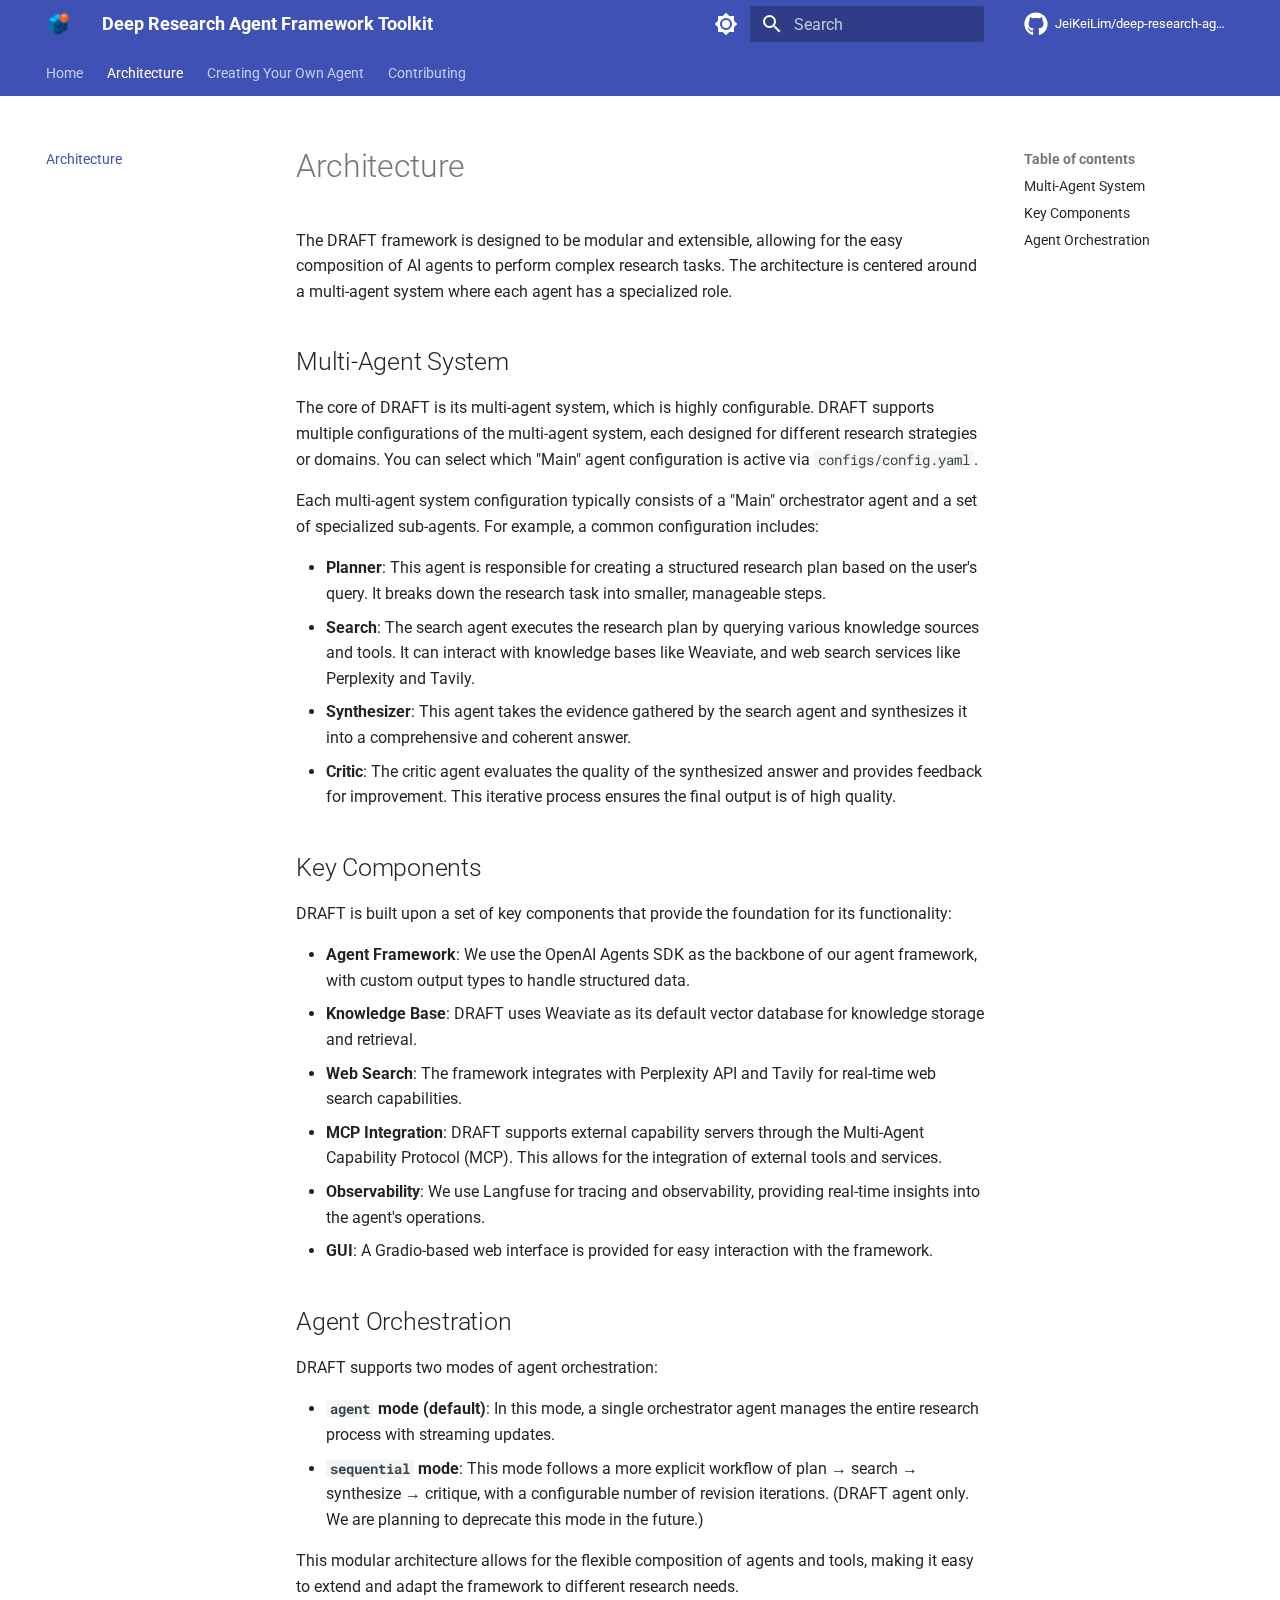
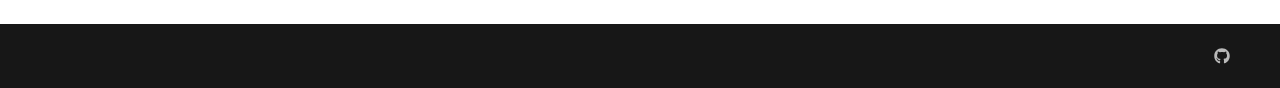
<file: architecture/index.html>
<!doctype html>
<html lang="en" class="no-js">
  <head>
    
      <meta charset="utf-8">
      <meta name="viewport" content="width=device-width,initial-scale=1">
      
      
      
      
        <link rel="prev" href="..">
      
      
        <link rel="next" href="../creating-agents/">
      
      
      <link rel="icon" href="../assets/draft_favicon.ico">
      <meta name="generator" content="mkdocs-1.6.1, mkdocs-material-9.6.16">
    
    
      
        <title>Architecture - Deep Research Agent Framework Toolkit</title>
      
    
    
      <link rel="stylesheet" href="../assets/stylesheets/main.7e37652d.min.css">
      
        
        <link rel="stylesheet" href="../assets/stylesheets/palette.06af60db.min.css">
      
      


    
    
      
    
    
      
        
        
        <link rel="preconnect" href="https://fonts.gstatic.com" crossorigin>
        <link rel="stylesheet" href="https://fonts.googleapis.com/css?family=Roboto:300,300i,400,400i,700,700i%7CRoboto+Mono:400,400i,700,700i&display=fallback">
        <style>:root{--md-text-font:"Roboto";--md-code-font:"Roboto Mono"}</style>
      
    
    
      <link rel="stylesheet" href="../assets/_mkdocstrings.css">
    
      <link rel="stylesheet" href="../stylesheets/extra.css">
    
    <script>__md_scope=new URL("..",location),__md_hash=e=>[...e].reduce(((e,_)=>(e<<5)-e+_.charCodeAt(0)),0),__md_get=(e,_=localStorage,t=__md_scope)=>JSON.parse(_.getItem(t.pathname+"."+e)),__md_set=(e,_,t=localStorage,a=__md_scope)=>{try{t.setItem(a.pathname+"."+e,JSON.stringify(_))}catch(e){}}</script>
    
      

    
    
    
  </head>
  
  
    
    
      
    
    
    
    
    <body dir="ltr" data-md-color-scheme="default" data-md-color-primary="indigo" data-md-color-accent="indigo">
  
    
    <input class="md-toggle" data-md-toggle="drawer" type="checkbox" id="__drawer" autocomplete="off">
    <input class="md-toggle" data-md-toggle="search" type="checkbox" id="__search" autocomplete="off">
    <label class="md-overlay" for="__drawer"></label>
    <div data-md-component="skip">
      
        
        <a href="#architecture" class="md-skip">
          Skip to content
        </a>
      
    </div>
    <div data-md-component="announce">
      
    </div>
    
    
      

<header class="md-header" data-md-component="header">
  <nav class="md-header__inner md-grid" aria-label="Header">
    <a href=".." title="Deep Research Agent Framework Toolkit" class="md-header__button md-logo" aria-label="Deep Research Agent Framework Toolkit" data-md-component="logo">
      
  <img src="../assets/draft_icon.png" alt="logo">

    </a>
    <label class="md-header__button md-icon" for="__drawer">
      
      <svg xmlns="http://www.w3.org/2000/svg" viewBox="0 0 24 24"><path d="M3 6h18v2H3zm0 5h18v2H3zm0 5h18v2H3z"/></svg>
    </label>
    <div class="md-header__title" data-md-component="header-title">
      <div class="md-header__ellipsis">
        <div class="md-header__topic">
          <span class="md-ellipsis">
            Deep Research Agent Framework Toolkit
          </span>
        </div>
        <div class="md-header__topic" data-md-component="header-topic">
          <span class="md-ellipsis">
            
              Architecture
            
          </span>
        </div>
      </div>
    </div>
    
      
        <form class="md-header__option" data-md-component="palette">
  
    
    
    
    <input class="md-option" data-md-color-media="(prefers-color-scheme: light)" data-md-color-scheme="default" data-md-color-primary="indigo" data-md-color-accent="indigo"  aria-label="Switch to dark mode"  type="radio" name="__palette" id="__palette_0">
    
      <label class="md-header__button md-icon" title="Switch to dark mode" for="__palette_1" hidden>
        <svg xmlns="http://www.w3.org/2000/svg" viewBox="0 0 24 24"><path d="M12 8a4 4 0 0 0-4 4 4 4 0 0 0 4 4 4 4 0 0 0 4-4 4 4 0 0 0-4-4m0 10a6 6 0 0 1-6-6 6 6 0 0 1 6-6 6 6 0 0 1 6 6 6 6 0 0 1-6 6m8-9.31V4h-4.69L12 .69 8.69 4H4v4.69L.69 12 4 15.31V20h4.69L12 23.31 15.31 20H20v-4.69L23.31 12z"/></svg>
      </label>
    
  
    
    
    
    <input class="md-option" data-md-color-media="(prefers-color-scheme: dark)" data-md-color-scheme="slate" data-md-color-primary="black" data-md-color-accent="indigo"  aria-label="Switch to light mode"  type="radio" name="__palette" id="__palette_1">
    
      <label class="md-header__button md-icon" title="Switch to light mode" for="__palette_0" hidden>
        <svg xmlns="http://www.w3.org/2000/svg" viewBox="0 0 24 24"><path d="M12 18c-.89 0-1.74-.2-2.5-.55C11.56 16.5 13 14.42 13 12s-1.44-4.5-3.5-5.45C10.26 6.2 11.11 6 12 6a6 6 0 0 1 6 6 6 6 0 0 1-6 6m8-9.31V4h-4.69L12 .69 8.69 4H4v4.69L.69 12 4 15.31V20h4.69L12 23.31 15.31 20H20v-4.69L23.31 12z"/></svg>
      </label>
    
  
</form>
      
    
    
      <script>var palette=__md_get("__palette");if(palette&&palette.color){if("(prefers-color-scheme)"===palette.color.media){var media=matchMedia("(prefers-color-scheme: light)"),input=document.querySelector(media.matches?"[data-md-color-media='(prefers-color-scheme: light)']":"[data-md-color-media='(prefers-color-scheme: dark)']");palette.color.media=input.getAttribute("data-md-color-media"),palette.color.scheme=input.getAttribute("data-md-color-scheme"),palette.color.primary=input.getAttribute("data-md-color-primary"),palette.color.accent=input.getAttribute("data-md-color-accent")}for(var[key,value]of Object.entries(palette.color))document.body.setAttribute("data-md-color-"+key,value)}</script>
    
    
    
      
      
        <label class="md-header__button md-icon" for="__search">
          
          <svg xmlns="http://www.w3.org/2000/svg" viewBox="0 0 24 24"><path d="M9.5 3A6.5 6.5 0 0 1 16 9.5c0 1.61-.59 3.09-1.56 4.23l.27.27h.79l5 5-1.5 1.5-5-5v-.79l-.27-.27A6.52 6.52 0 0 1 9.5 16 6.5 6.5 0 0 1 3 9.5 6.5 6.5 0 0 1 9.5 3m0 2C7 5 5 7 5 9.5S7 14 9.5 14 14 12 14 9.5 12 5 9.5 5"/></svg>
        </label>
        <div class="md-search" data-md-component="search" role="dialog">
  <label class="md-search__overlay" for="__search"></label>
  <div class="md-search__inner" role="search">
    <form class="md-search__form" name="search">
      <input type="text" class="md-search__input" name="query" aria-label="Search" placeholder="Search" autocapitalize="off" autocorrect="off" autocomplete="off" spellcheck="false" data-md-component="search-query" required>
      <label class="md-search__icon md-icon" for="__search">
        
        <svg xmlns="http://www.w3.org/2000/svg" viewBox="0 0 24 24"><path d="M9.5 3A6.5 6.5 0 0 1 16 9.5c0 1.61-.59 3.09-1.56 4.23l.27.27h.79l5 5-1.5 1.5-5-5v-.79l-.27-.27A6.52 6.52 0 0 1 9.5 16 6.5 6.5 0 0 1 3 9.5 6.5 6.5 0 0 1 9.5 3m0 2C7 5 5 7 5 9.5S7 14 9.5 14 14 12 14 9.5 12 5 9.5 5"/></svg>
        
        <svg xmlns="http://www.w3.org/2000/svg" viewBox="0 0 24 24"><path d="M20 11v2H8l5.5 5.5-1.42 1.42L4.16 12l7.92-7.92L13.5 5.5 8 11z"/></svg>
      </label>
      <nav class="md-search__options" aria-label="Search">
        
        <button type="reset" class="md-search__icon md-icon" title="Clear" aria-label="Clear" tabindex="-1">
          
          <svg xmlns="http://www.w3.org/2000/svg" viewBox="0 0 24 24"><path d="M19 6.41 17.59 5 12 10.59 6.41 5 5 6.41 10.59 12 5 17.59 6.41 19 12 13.41 17.59 19 19 17.59 13.41 12z"/></svg>
        </button>
      </nav>
      
        <div class="md-search__suggest" data-md-component="search-suggest"></div>
      
    </form>
    <div class="md-search__output">
      <div class="md-search__scrollwrap" tabindex="0" data-md-scrollfix>
        <div class="md-search-result" data-md-component="search-result">
          <div class="md-search-result__meta">
            Initializing search
          </div>
          <ol class="md-search-result__list" role="presentation"></ol>
        </div>
      </div>
    </div>
  </div>
</div>
      
    
    
      <div class="md-header__source">
        <a href="https://github.com/JeiKeiLim/deep-research-agent-framework-toolkit" title="Go to repository" class="md-source" data-md-component="source">
  <div class="md-source__icon md-icon">
    
    <svg xmlns="http://www.w3.org/2000/svg" viewBox="0 0 512 512"><!--! Font Awesome Free 7.0.0 by @fontawesome - https://fontawesome.com License - https://fontawesome.com/license/free (Icons: CC BY 4.0, Fonts: SIL OFL 1.1, Code: MIT License) Copyright 2025 Fonticons, Inc.--><path fill="currentColor" d="M173.9 397.4c0 2-2.3 3.6-5.2 3.6-3.3.3-5.6-1.3-5.6-3.6 0-2 2.3-3.6 5.2-3.6 3-.3 5.6 1.3 5.6 3.6m-31.1-4.5c-.7 2 1.3 4.3 4.3 4.9 2.6 1 5.6 0 6.2-2s-1.3-4.3-4.3-5.2c-2.6-.7-5.5.3-6.2 2.3m44.2-1.7c-2.9.7-4.9 2.6-4.6 4.9.3 2 2.9 3.3 5.9 2.6 2.9-.7 4.9-2.6 4.6-4.6-.3-1.9-3-3.2-5.9-2.9M252.8 8C114.1 8 8 113.3 8 252c0 110.9 69.8 205.8 169.5 239.2 12.8 2.3 17.3-5.6 17.3-12.1 0-6.2-.3-40.4-.3-61.4 0 0-70 15-84.7-29.8 0 0-11.4-29.1-27.8-36.6 0 0-22.9-15.7 1.6-15.4 0 0 24.9 2 38.6 25.8 21.9 38.6 58.6 27.5 72.9 20.9 2.3-16 8.8-27.1 16-33.7-55.9-6.2-112.3-14.3-112.3-110.5 0-27.5 7.6-41.3 23.6-58.9-2.6-6.5-11.1-33.3 2.6-67.9 20.9-6.5 69 27 69 27 20-5.6 41.5-8.5 62.8-8.5s42.8 2.9 62.8 8.5c0 0 48.1-33.6 69-27 13.7 34.7 5.2 61.4 2.6 67.9 16 17.7 25.8 31.5 25.8 58.9 0 96.5-58.9 104.2-114.8 110.5 9.2 7.9 17 22.9 17 46.4 0 33.7-.3 75.4-.3 83.6 0 6.5 4.6 14.4 17.3 12.1C436.2 457.8 504 362.9 504 252 504 113.3 391.5 8 252.8 8M105.2 352.9c-1.3 1-1 3.3.7 5.2 1.6 1.6 3.9 2.3 5.2 1 1.3-1 1-3.3-.7-5.2-1.6-1.6-3.9-2.3-5.2-1m-10.8-8.1c-.7 1.3.3 2.9 2.3 3.9 1.6 1 3.6.7 4.3-.7.7-1.3-.3-2.9-2.3-3.9-2-.6-3.6-.3-4.3.7m32.4 35.6c-1.6 1.3-1 4.3 1.3 6.2 2.3 2.3 5.2 2.6 6.5 1 1.3-1.3.7-4.3-1.3-6.2-2.2-2.3-5.2-2.6-6.5-1m-11.4-14.7c-1.6 1-1.6 3.6 0 5.9s4.3 3.3 5.6 2.3c1.6-1.3 1.6-3.9 0-6.2-1.4-2.3-4-3.3-5.6-2"/></svg>
  </div>
  <div class="md-source__repository">
    JeiKeiLim/deep-research-agent-framework-toolkit
  </div>
</a>
      </div>
    
  </nav>
  
</header>
    
    <div class="md-container" data-md-component="container">
      
      
        
          
            
<nav class="md-tabs" aria-label="Tabs" data-md-component="tabs">
  <div class="md-grid">
    <ul class="md-tabs__list">
      
        
  
  
  
  
    <li class="md-tabs__item">
      <a href=".." class="md-tabs__link">
        
  
  
    
  
  Home

      </a>
    </li>
  

      
        
  
  
  
    
  
  
    <li class="md-tabs__item md-tabs__item--active">
      <a href="./" class="md-tabs__link">
        
  
  
    
  
  Architecture

      </a>
    </li>
  

      
        
  
  
  
  
    <li class="md-tabs__item">
      <a href="../creating-agents/" class="md-tabs__link">
        
  
  
    
  
  Creating Your Own Agent

      </a>
    </li>
  

      
        
  
  
  
  
    <li class="md-tabs__item">
      <a href="../contributing/" class="md-tabs__link">
        
  
  
    
  
  Contributing

      </a>
    </li>
  

      
    </ul>
  </div>
</nav>
          
        
      
      <main class="md-main" data-md-component="main">
        <div class="md-main__inner md-grid">
          
            
              
              <div class="md-sidebar md-sidebar--primary" data-md-component="sidebar" data-md-type="navigation" >
                <div class="md-sidebar__scrollwrap">
                  <div class="md-sidebar__inner">
                    


  


<nav class="md-nav md-nav--primary md-nav--lifted" aria-label="Navigation" data-md-level="0">
  <label class="md-nav__title" for="__drawer">
    <a href=".." title="Deep Research Agent Framework Toolkit" class="md-nav__button md-logo" aria-label="Deep Research Agent Framework Toolkit" data-md-component="logo">
      
  <img src="../assets/draft_icon.png" alt="logo">

    </a>
    Deep Research Agent Framework Toolkit
  </label>
  
    <div class="md-nav__source">
      <a href="https://github.com/JeiKeiLim/deep-research-agent-framework-toolkit" title="Go to repository" class="md-source" data-md-component="source">
  <div class="md-source__icon md-icon">
    
    <svg xmlns="http://www.w3.org/2000/svg" viewBox="0 0 512 512"><!--! Font Awesome Free 7.0.0 by @fontawesome - https://fontawesome.com License - https://fontawesome.com/license/free (Icons: CC BY 4.0, Fonts: SIL OFL 1.1, Code: MIT License) Copyright 2025 Fonticons, Inc.--><path fill="currentColor" d="M173.9 397.4c0 2-2.3 3.6-5.2 3.6-3.3.3-5.6-1.3-5.6-3.6 0-2 2.3-3.6 5.2-3.6 3-.3 5.6 1.3 5.6 3.6m-31.1-4.5c-.7 2 1.3 4.3 4.3 4.9 2.6 1 5.6 0 6.2-2s-1.3-4.3-4.3-5.2c-2.6-.7-5.5.3-6.2 2.3m44.2-1.7c-2.9.7-4.9 2.6-4.6 4.9.3 2 2.9 3.3 5.9 2.6 2.9-.7 4.9-2.6 4.6-4.6-.3-1.9-3-3.2-5.9-2.9M252.8 8C114.1 8 8 113.3 8 252c0 110.9 69.8 205.8 169.5 239.2 12.8 2.3 17.3-5.6 17.3-12.1 0-6.2-.3-40.4-.3-61.4 0 0-70 15-84.7-29.8 0 0-11.4-29.1-27.8-36.6 0 0-22.9-15.7 1.6-15.4 0 0 24.9 2 38.6 25.8 21.9 38.6 58.6 27.5 72.9 20.9 2.3-16 8.8-27.1 16-33.7-55.9-6.2-112.3-14.3-112.3-110.5 0-27.5 7.6-41.3 23.6-58.9-2.6-6.5-11.1-33.3 2.6-67.9 20.9-6.5 69 27 69 27 20-5.6 41.5-8.5 62.8-8.5s42.8 2.9 62.8 8.5c0 0 48.1-33.6 69-27 13.7 34.7 5.2 61.4 2.6 67.9 16 17.7 25.8 31.5 25.8 58.9 0 96.5-58.9 104.2-114.8 110.5 9.2 7.9 17 22.9 17 46.4 0 33.7-.3 75.4-.3 83.6 0 6.5 4.6 14.4 17.3 12.1C436.2 457.8 504 362.9 504 252 504 113.3 391.5 8 252.8 8M105.2 352.9c-1.3 1-1 3.3.7 5.2 1.6 1.6 3.9 2.3 5.2 1 1.3-1 1-3.3-.7-5.2-1.6-1.6-3.9-2.3-5.2-1m-10.8-8.1c-.7 1.3.3 2.9 2.3 3.9 1.6 1 3.6.7 4.3-.7.7-1.3-.3-2.9-2.3-3.9-2-.6-3.6-.3-4.3.7m32.4 35.6c-1.6 1.3-1 4.3 1.3 6.2 2.3 2.3 5.2 2.6 6.5 1 1.3-1.3.7-4.3-1.3-6.2-2.2-2.3-5.2-2.6-6.5-1m-11.4-14.7c-1.6 1-1.6 3.6 0 5.9s4.3 3.3 5.6 2.3c1.6-1.3 1.6-3.9 0-6.2-1.4-2.3-4-3.3-5.6-2"/></svg>
  </div>
  <div class="md-source__repository">
    JeiKeiLim/deep-research-agent-framework-toolkit
  </div>
</a>
    </div>
  
  <ul class="md-nav__list" data-md-scrollfix>
    
      
      
  
  
  
  
    <li class="md-nav__item">
      <a href=".." class="md-nav__link">
        
  
  
  <span class="md-ellipsis">
    Home
    
  </span>
  

      </a>
    </li>
  

    
      
      
  
  
    
  
  
  
    <li class="md-nav__item md-nav__item--active">
      
      <input class="md-nav__toggle md-toggle" type="checkbox" id="__toc">
      
      
        
      
      
        <label class="md-nav__link md-nav__link--active" for="__toc">
          
  
  
  <span class="md-ellipsis">
    Architecture
    
  </span>
  

          <span class="md-nav__icon md-icon"></span>
        </label>
      
      <a href="./" class="md-nav__link md-nav__link--active">
        
  
  
  <span class="md-ellipsis">
    Architecture
    
  </span>
  

      </a>
      
        

<nav class="md-nav md-nav--secondary" aria-label="Table of contents">
  
  
  
    
  
  
    <label class="md-nav__title" for="__toc">
      <span class="md-nav__icon md-icon"></span>
      Table of contents
    </label>
    <ul class="md-nav__list" data-md-component="toc" data-md-scrollfix>
      
        <li class="md-nav__item">
  <a href="#multi-agent-system" class="md-nav__link">
    <span class="md-ellipsis">
      Multi-Agent System
    </span>
  </a>
  
</li>
      
        <li class="md-nav__item">
  <a href="#key-components" class="md-nav__link">
    <span class="md-ellipsis">
      Key Components
    </span>
  </a>
  
</li>
      
        <li class="md-nav__item">
  <a href="#agent-orchestration" class="md-nav__link">
    <span class="md-ellipsis">
      Agent Orchestration
    </span>
  </a>
  
</li>
      
    </ul>
  
</nav>
      
    </li>
  

    
      
      
  
  
  
  
    <li class="md-nav__item">
      <a href="../creating-agents/" class="md-nav__link">
        
  
  
  <span class="md-ellipsis">
    Creating Your Own Agent
    
  </span>
  

      </a>
    </li>
  

    
      
      
  
  
  
  
    <li class="md-nav__item">
      <a href="../contributing/" class="md-nav__link">
        
  
  
  <span class="md-ellipsis">
    Contributing
    
  </span>
  

      </a>
    </li>
  

    
  </ul>
</nav>
                  </div>
                </div>
              </div>
            
            
              
              <div class="md-sidebar md-sidebar--secondary" data-md-component="sidebar" data-md-type="toc" >
                <div class="md-sidebar__scrollwrap">
                  <div class="md-sidebar__inner">
                    

<nav class="md-nav md-nav--secondary" aria-label="Table of contents">
  
  
  
    
  
  
    <label class="md-nav__title" for="__toc">
      <span class="md-nav__icon md-icon"></span>
      Table of contents
    </label>
    <ul class="md-nav__list" data-md-component="toc" data-md-scrollfix>
      
        <li class="md-nav__item">
  <a href="#multi-agent-system" class="md-nav__link">
    <span class="md-ellipsis">
      Multi-Agent System
    </span>
  </a>
  
</li>
      
        <li class="md-nav__item">
  <a href="#key-components" class="md-nav__link">
    <span class="md-ellipsis">
      Key Components
    </span>
  </a>
  
</li>
      
        <li class="md-nav__item">
  <a href="#agent-orchestration" class="md-nav__link">
    <span class="md-ellipsis">
      Agent Orchestration
    </span>
  </a>
  
</li>
      
    </ul>
  
</nav>
                  </div>
                </div>
              </div>
            
          
          
            <div class="md-content" data-md-component="content">
              <article class="md-content__inner md-typeset">
                
                  


  
  


<h1 id="architecture">Architecture<a class="headerlink" href="#architecture" title="Permanent link">&para;</a></h1>
<p>The DRAFT framework is designed to be modular and extensible, allowing for the easy composition of AI agents to perform complex research tasks. The architecture is centered around a multi-agent system where each agent has a specialized role.</p>
<h2 id="multi-agent-system">Multi-Agent System<a class="headerlink" href="#multi-agent-system" title="Permanent link">&para;</a></h2>
<p>The core of DRAFT is its multi-agent system, which is highly configurable. DRAFT supports multiple configurations of the multi-agent system, each designed for different research strategies or domains. You can select which "Main" agent configuration is active via <code>configs/config.yaml</code>.</p>
<p>Each multi-agent system configuration typically consists of a "Main" orchestrator agent and a set of specialized sub-agents. For example, a common configuration includes:</p>
<ul>
<li><strong>Planner</strong>: This agent is responsible for creating a structured research plan based on the user's query. It breaks down the research task into smaller, manageable steps.</li>
<li><strong>Search</strong>: The search agent executes the research plan by querying various knowledge sources and tools. It can interact with knowledge bases like Weaviate, and web search services like Perplexity and Tavily.</li>
<li><strong>Synthesizer</strong>: This agent takes the evidence gathered by the search agent and synthesizes it into a comprehensive and coherent answer.</li>
<li><strong>Critic</strong>: The critic agent evaluates the quality of the synthesized answer and provides feedback for improvement. This iterative process ensures the final output is of high quality.</li>
</ul>
<h2 id="key-components">Key Components<a class="headerlink" href="#key-components" title="Permanent link">&para;</a></h2>
<p>DRAFT is built upon a set of key components that provide the foundation for its functionality:</p>
<ul>
<li><strong>Agent Framework</strong>: We use the OpenAI Agents SDK as the backbone of our agent framework, with custom output types to handle structured data.</li>
<li><strong>Knowledge Base</strong>: DRAFT uses Weaviate as its default vector database for knowledge storage and retrieval.</li>
<li><strong>Web Search</strong>: The framework integrates with Perplexity API and Tavily for real-time web search capabilities.</li>
<li><strong>MCP Integration</strong>: DRAFT supports external capability servers through the Multi-Agent Capability Protocol (MCP). This allows for the integration of external tools and services.</li>
<li><strong>Observability</strong>: We use Langfuse for tracing and observability, providing real-time insights into the agent's operations.</li>
<li><strong>GUI</strong>: A Gradio-based web interface is provided for easy interaction with the framework.</li>
</ul>
<h2 id="agent-orchestration">Agent Orchestration<a class="headerlink" href="#agent-orchestration" title="Permanent link">&para;</a></h2>
<p>DRAFT supports two modes of agent orchestration:</p>
<ul>
<li><strong><code>agent</code> mode (default)</strong>: In this mode, a single orchestrator agent manages the entire research process with streaming updates.</li>
<li><strong><code>sequential</code> mode</strong>: This mode follows a more explicit workflow of plan → search → synthesize → critique, with a configurable number of revision iterations. (DRAFT agent only. We are planning to deprecate this mode in the future.)</li>
</ul>
<p>This modular architecture allows for the flexible composition of agents and tools, making it easy to extend and adapt the framework to different research needs.</p>












                
              </article>
            </div>
          
          
<script>var target=document.getElementById(location.hash.slice(1));target&&target.name&&(target.checked=target.name.startsWith("__tabbed_"))</script>
        </div>
        
          <button type="button" class="md-top md-icon" data-md-component="top" hidden>
  
  <svg xmlns="http://www.w3.org/2000/svg" viewBox="0 0 24 24"><path d="M13 20h-2V8l-5.5 5.5-1.42-1.42L12 4.16l7.92 7.92-1.42 1.42L13 8z"/></svg>
  Back to top
</button>
        
      </main>
      
        <footer class="md-footer">
  
  <div class="md-footer-meta md-typeset">
    <div class="md-footer-meta__inner md-grid">
      <div class="md-copyright">
  <div class="md-footer-draft">
    <a href="https://github.com/JeiKeiLim/deep-research-agent-framework-toolkit/" target="_blank" rel="noopener">
    </a>
  </div>
   
</div>
      
        <div class="md-social">
  
    
    
    
    
      
      
    
    <a href="https://github.com/JeiKeiLim/deep-research-agent-framework-toolkit" target="_blank" rel="noopener" title="github.com" class="md-social__link">
      <svg xmlns="http://www.w3.org/2000/svg" viewBox="0 0 512 512"><!--! Font Awesome Free 7.0.0 by @fontawesome - https://fontawesome.com License - https://fontawesome.com/license/free (Icons: CC BY 4.0, Fonts: SIL OFL 1.1, Code: MIT License) Copyright 2025 Fonticons, Inc.--><path fill="currentColor" d="M173.9 397.4c0 2-2.3 3.6-5.2 3.6-3.3.3-5.6-1.3-5.6-3.6 0-2 2.3-3.6 5.2-3.6 3-.3 5.6 1.3 5.6 3.6m-31.1-4.5c-.7 2 1.3 4.3 4.3 4.9 2.6 1 5.6 0 6.2-2s-1.3-4.3-4.3-5.2c-2.6-.7-5.5.3-6.2 2.3m44.2-1.7c-2.9.7-4.9 2.6-4.6 4.9.3 2 2.9 3.3 5.9 2.6 2.9-.7 4.9-2.6 4.6-4.6-.3-1.9-3-3.2-5.9-2.9M252.8 8C114.1 8 8 113.3 8 252c0 110.9 69.8 205.8 169.5 239.2 12.8 2.3 17.3-5.6 17.3-12.1 0-6.2-.3-40.4-.3-61.4 0 0-70 15-84.7-29.8 0 0-11.4-29.1-27.8-36.6 0 0-22.9-15.7 1.6-15.4 0 0 24.9 2 38.6 25.8 21.9 38.6 58.6 27.5 72.9 20.9 2.3-16 8.8-27.1 16-33.7-55.9-6.2-112.3-14.3-112.3-110.5 0-27.5 7.6-41.3 23.6-58.9-2.6-6.5-11.1-33.3 2.6-67.9 20.9-6.5 69 27 69 27 20-5.6 41.5-8.5 62.8-8.5s42.8 2.9 62.8 8.5c0 0 48.1-33.6 69-27 13.7 34.7 5.2 61.4 2.6 67.9 16 17.7 25.8 31.5 25.8 58.9 0 96.5-58.9 104.2-114.8 110.5 9.2 7.9 17 22.9 17 46.4 0 33.7-.3 75.4-.3 83.6 0 6.5 4.6 14.4 17.3 12.1C436.2 457.8 504 362.9 504 252 504 113.3 391.5 8 252.8 8M105.2 352.9c-1.3 1-1 3.3.7 5.2 1.6 1.6 3.9 2.3 5.2 1 1.3-1 1-3.3-.7-5.2-1.6-1.6-3.9-2.3-5.2-1m-10.8-8.1c-.7 1.3.3 2.9 2.3 3.9 1.6 1 3.6.7 4.3-.7.7-1.3-.3-2.9-2.3-3.9-2-.6-3.6-.3-4.3.7m32.4 35.6c-1.6 1.3-1 4.3 1.3 6.2 2.3 2.3 5.2 2.6 6.5 1 1.3-1.3.7-4.3-1.3-6.2-2.2-2.3-5.2-2.6-6.5-1m-11.4-14.7c-1.6 1-1.6 3.6 0 5.9s4.3 3.3 5.6 2.3c1.6-1.3 1.6-3.9 0-6.2-1.4-2.3-4-3.3-5.6-2"/></svg>
    </a>
  
</div>
      
    </div>
  </div>
</footer>
      
    </div>
    <div class="md-dialog" data-md-component="dialog">
      <div class="md-dialog__inner md-typeset"></div>
    </div>
    
    
    
      
      <script id="__config" type="application/json">{"base": "..", "features": ["content.code.annotate", "content.code.copy", "navigation.indexes", "navigation.instant", "navigation.tabs", "navigation.top", "search.suggest", "search.highlight", "toc.follow"], "search": "../assets/javascripts/workers/search.d50fe291.min.js", "tags": null, "translations": {"clipboard.copied": "Copied to clipboard", "clipboard.copy": "Copy to clipboard", "search.result.more.one": "1 more on this page", "search.result.more.other": "# more on this page", "search.result.none": "No matching documents", "search.result.one": "1 matching document", "search.result.other": "# matching documents", "search.result.placeholder": "Type to start searching", "search.result.term.missing": "Missing", "select.version": "Select version"}, "version": null}</script>
    
    
      <script src="../assets/javascripts/bundle.50899def.min.js"></script>
      
    
  </body>
</html>
</file>
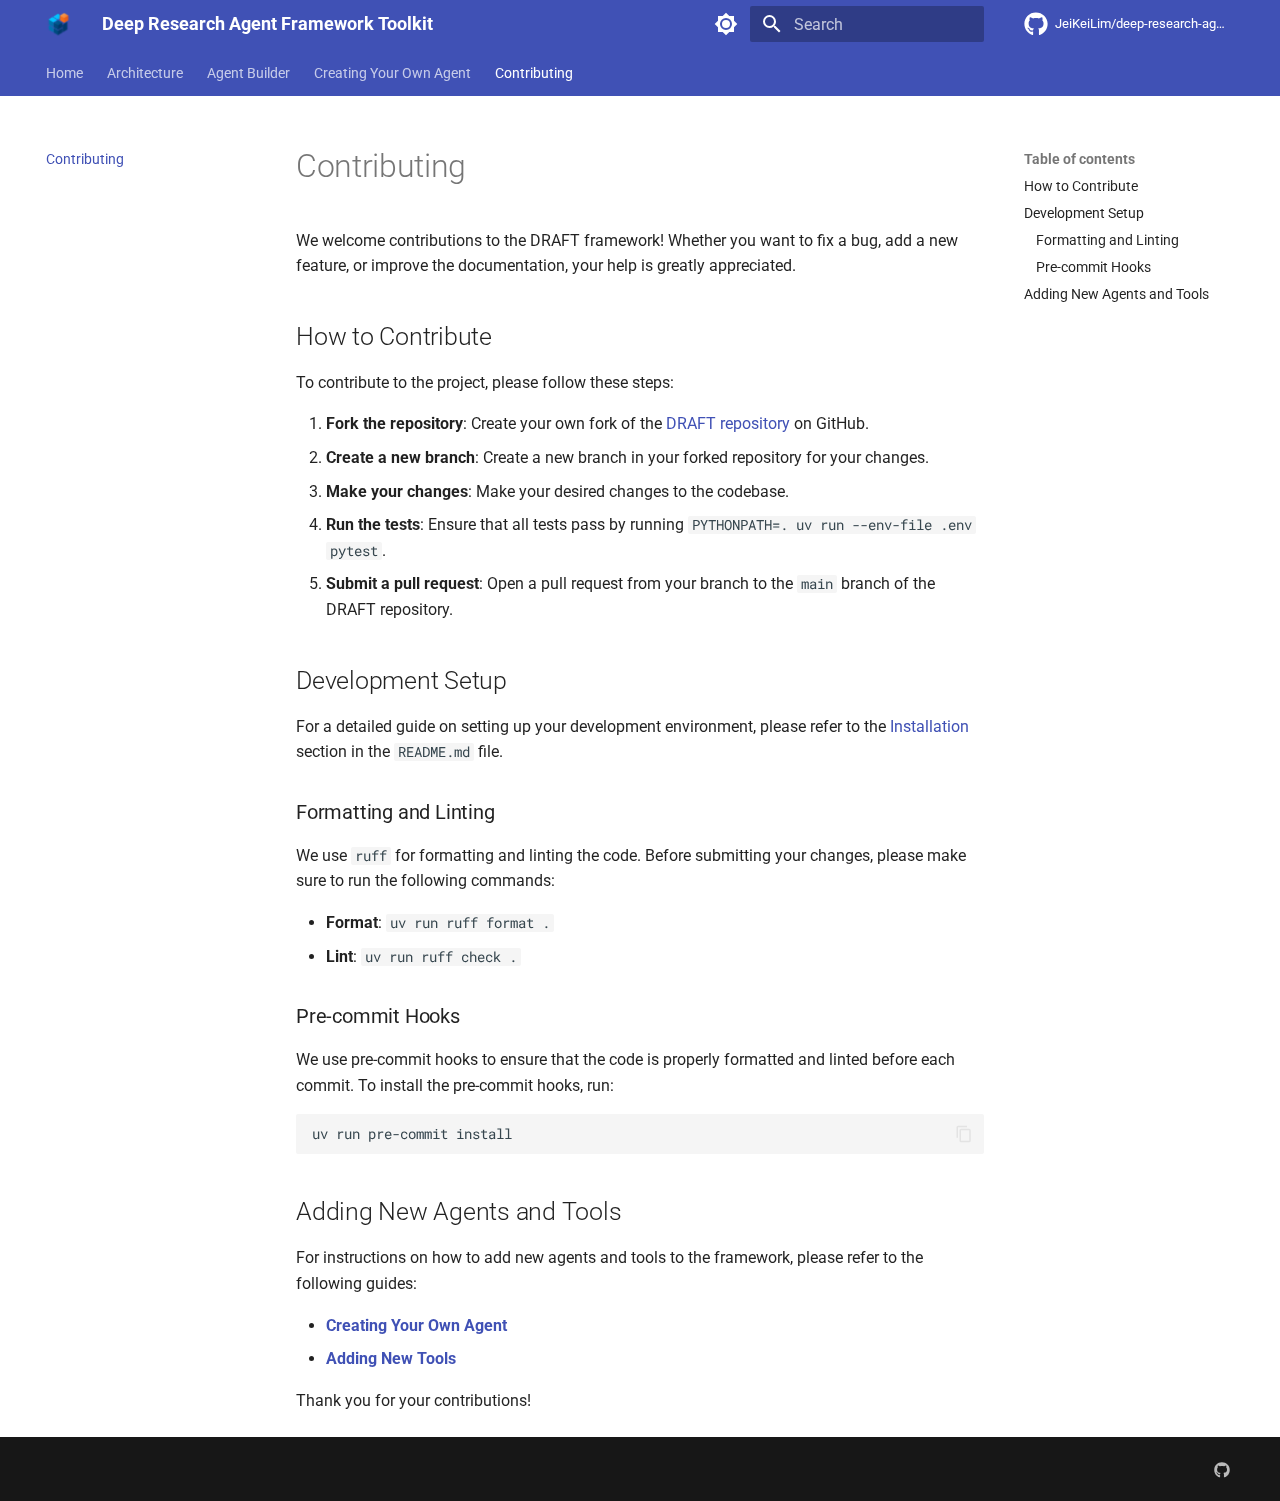
<file: contributing/index.html>
<!doctype html>
<html lang="en" class="no-js">
  <head>
    
      <meta charset="utf-8">
      <meta name="viewport" content="width=device-width,initial-scale=1">
      
      
      
      
        <link rel="prev" href="../creating-agents/">
      
      
      
      <link rel="icon" href="../assets/draft_favicon.ico">
      <meta name="generator" content="mkdocs-1.6.1, mkdocs-material-9.6.16">
    
    
      
        <title>Contributing - Deep Research Agent Framework Toolkit</title>
      
    
    
      <link rel="stylesheet" href="../assets/stylesheets/main.7e37652d.min.css">
      
        
        <link rel="stylesheet" href="../assets/stylesheets/palette.06af60db.min.css">
      
      


    
    
      
    
    
      
        
        
        <link rel="preconnect" href="https://fonts.gstatic.com" crossorigin>
        <link rel="stylesheet" href="https://fonts.googleapis.com/css?family=Roboto:300,300i,400,400i,700,700i%7CRoboto+Mono:400,400i,700,700i&display=fallback">
        <style>:root{--md-text-font:"Roboto";--md-code-font:"Roboto Mono"}</style>
      
    
    
      <link rel="stylesheet" href="../assets/_mkdocstrings.css">
    
      <link rel="stylesheet" href="../stylesheets/extra.css">
    
    <script>__md_scope=new URL("..",location),__md_hash=e=>[...e].reduce(((e,_)=>(e<<5)-e+_.charCodeAt(0)),0),__md_get=(e,_=localStorage,t=__md_scope)=>JSON.parse(_.getItem(t.pathname+"."+e)),__md_set=(e,_,t=localStorage,a=__md_scope)=>{try{t.setItem(a.pathname+"."+e,JSON.stringify(_))}catch(e){}}</script>
    
      

    
    
    
  </head>
  
  
    
    
      
    
    
    
    
    <body dir="ltr" data-md-color-scheme="default" data-md-color-primary="indigo" data-md-color-accent="indigo">
  
    
    <input class="md-toggle" data-md-toggle="drawer" type="checkbox" id="__drawer" autocomplete="off">
    <input class="md-toggle" data-md-toggle="search" type="checkbox" id="__search" autocomplete="off">
    <label class="md-overlay" for="__drawer"></label>
    <div data-md-component="skip">
      
        
        <a href="#contributing" class="md-skip">
          Skip to content
        </a>
      
    </div>
    <div data-md-component="announce">
      
    </div>
    
    
      

<header class="md-header" data-md-component="header">
  <nav class="md-header__inner md-grid" aria-label="Header">
    <a href=".." title="Deep Research Agent Framework Toolkit" class="md-header__button md-logo" aria-label="Deep Research Agent Framework Toolkit" data-md-component="logo">
      
  <img src="../assets/draft_icon.png" alt="logo">

    </a>
    <label class="md-header__button md-icon" for="__drawer">
      
      <svg xmlns="http://www.w3.org/2000/svg" viewBox="0 0 24 24"><path d="M3 6h18v2H3zm0 5h18v2H3zm0 5h18v2H3z"/></svg>
    </label>
    <div class="md-header__title" data-md-component="header-title">
      <div class="md-header__ellipsis">
        <div class="md-header__topic">
          <span class="md-ellipsis">
            Deep Research Agent Framework Toolkit
          </span>
        </div>
        <div class="md-header__topic" data-md-component="header-topic">
          <span class="md-ellipsis">
            
              Contributing
            
          </span>
        </div>
      </div>
    </div>
    
      
        <form class="md-header__option" data-md-component="palette">
  
    
    
    
    <input class="md-option" data-md-color-media="(prefers-color-scheme: light)" data-md-color-scheme="default" data-md-color-primary="indigo" data-md-color-accent="indigo"  aria-label="Switch to dark mode"  type="radio" name="__palette" id="__palette_0">
    
      <label class="md-header__button md-icon" title="Switch to dark mode" for="__palette_1" hidden>
        <svg xmlns="http://www.w3.org/2000/svg" viewBox="0 0 24 24"><path d="M12 8a4 4 0 0 0-4 4 4 4 0 0 0 4 4 4 4 0 0 0 4-4 4 4 0 0 0-4-4m0 10a6 6 0 0 1-6-6 6 6 0 0 1 6-6 6 6 0 0 1 6 6 6 6 0 0 1-6 6m8-9.31V4h-4.69L12 .69 8.69 4H4v4.69L.69 12 4 15.31V20h4.69L12 23.31 15.31 20H20v-4.69L23.31 12z"/></svg>
      </label>
    
  
    
    
    
    <input class="md-option" data-md-color-media="(prefers-color-scheme: dark)" data-md-color-scheme="slate" data-md-color-primary="black" data-md-color-accent="indigo"  aria-label="Switch to light mode"  type="radio" name="__palette" id="__palette_1">
    
      <label class="md-header__button md-icon" title="Switch to light mode" for="__palette_0" hidden>
        <svg xmlns="http://www.w3.org/2000/svg" viewBox="0 0 24 24"><path d="M12 18c-.89 0-1.74-.2-2.5-.55C11.56 16.5 13 14.42 13 12s-1.44-4.5-3.5-5.45C10.26 6.2 11.11 6 12 6a6 6 0 0 1 6 6 6 6 0 0 1-6 6m8-9.31V4h-4.69L12 .69 8.69 4H4v4.69L.69 12 4 15.31V20h4.69L12 23.31 15.31 20H20v-4.69L23.31 12z"/></svg>
      </label>
    
  
</form>
      
    
    
      <script>var palette=__md_get("__palette");if(palette&&palette.color){if("(prefers-color-scheme)"===palette.color.media){var media=matchMedia("(prefers-color-scheme: light)"),input=document.querySelector(media.matches?"[data-md-color-media='(prefers-color-scheme: light)']":"[data-md-color-media='(prefers-color-scheme: dark)']");palette.color.media=input.getAttribute("data-md-color-media"),palette.color.scheme=input.getAttribute("data-md-color-scheme"),palette.color.primary=input.getAttribute("data-md-color-primary"),palette.color.accent=input.getAttribute("data-md-color-accent")}for(var[key,value]of Object.entries(palette.color))document.body.setAttribute("data-md-color-"+key,value)}</script>
    
    
    
      
      
        <label class="md-header__button md-icon" for="__search">
          
          <svg xmlns="http://www.w3.org/2000/svg" viewBox="0 0 24 24"><path d="M9.5 3A6.5 6.5 0 0 1 16 9.5c0 1.61-.59 3.09-1.56 4.23l.27.27h.79l5 5-1.5 1.5-5-5v-.79l-.27-.27A6.52 6.52 0 0 1 9.5 16 6.5 6.5 0 0 1 3 9.5 6.5 6.5 0 0 1 9.5 3m0 2C7 5 5 7 5 9.5S7 14 9.5 14 14 12 14 9.5 12 5 9.5 5"/></svg>
        </label>
        <div class="md-search" data-md-component="search" role="dialog">
  <label class="md-search__overlay" for="__search"></label>
  <div class="md-search__inner" role="search">
    <form class="md-search__form" name="search">
      <input type="text" class="md-search__input" name="query" aria-label="Search" placeholder="Search" autocapitalize="off" autocorrect="off" autocomplete="off" spellcheck="false" data-md-component="search-query" required>
      <label class="md-search__icon md-icon" for="__search">
        
        <svg xmlns="http://www.w3.org/2000/svg" viewBox="0 0 24 24"><path d="M9.5 3A6.5 6.5 0 0 1 16 9.5c0 1.61-.59 3.09-1.56 4.23l.27.27h.79l5 5-1.5 1.5-5-5v-.79l-.27-.27A6.52 6.52 0 0 1 9.5 16 6.5 6.5 0 0 1 3 9.5 6.5 6.5 0 0 1 9.5 3m0 2C7 5 5 7 5 9.5S7 14 9.5 14 14 12 14 9.5 12 5 9.5 5"/></svg>
        
        <svg xmlns="http://www.w3.org/2000/svg" viewBox="0 0 24 24"><path d="M20 11v2H8l5.5 5.5-1.42 1.42L4.16 12l7.92-7.92L13.5 5.5 8 11z"/></svg>
      </label>
      <nav class="md-search__options" aria-label="Search">
        
        <button type="reset" class="md-search__icon md-icon" title="Clear" aria-label="Clear" tabindex="-1">
          
          <svg xmlns="http://www.w3.org/2000/svg" viewBox="0 0 24 24"><path d="M19 6.41 17.59 5 12 10.59 6.41 5 5 6.41 10.59 12 5 17.59 6.41 19 12 13.41 17.59 19 19 17.59 13.41 12z"/></svg>
        </button>
      </nav>
      
        <div class="md-search__suggest" data-md-component="search-suggest"></div>
      
    </form>
    <div class="md-search__output">
      <div class="md-search__scrollwrap" tabindex="0" data-md-scrollfix>
        <div class="md-search-result" data-md-component="search-result">
          <div class="md-search-result__meta">
            Initializing search
          </div>
          <ol class="md-search-result__list" role="presentation"></ol>
        </div>
      </div>
    </div>
  </div>
</div>
      
    
    
      <div class="md-header__source">
        <a href="https://github.com/JeiKeiLim/deep-research-agent-framework-toolkit" title="Go to repository" class="md-source" data-md-component="source">
  <div class="md-source__icon md-icon">
    
    <svg xmlns="http://www.w3.org/2000/svg" viewBox="0 0 512 512"><!--! Font Awesome Free 7.0.0 by @fontawesome - https://fontawesome.com License - https://fontawesome.com/license/free (Icons: CC BY 4.0, Fonts: SIL OFL 1.1, Code: MIT License) Copyright 2025 Fonticons, Inc.--><path fill="currentColor" d="M173.9 397.4c0 2-2.3 3.6-5.2 3.6-3.3.3-5.6-1.3-5.6-3.6 0-2 2.3-3.6 5.2-3.6 3-.3 5.6 1.3 5.6 3.6m-31.1-4.5c-.7 2 1.3 4.3 4.3 4.9 2.6 1 5.6 0 6.2-2s-1.3-4.3-4.3-5.2c-2.6-.7-5.5.3-6.2 2.3m44.2-1.7c-2.9.7-4.9 2.6-4.6 4.9.3 2 2.9 3.3 5.9 2.6 2.9-.7 4.9-2.6 4.6-4.6-.3-1.9-3-3.2-5.9-2.9M252.8 8C114.1 8 8 113.3 8 252c0 110.9 69.8 205.8 169.5 239.2 12.8 2.3 17.3-5.6 17.3-12.1 0-6.2-.3-40.4-.3-61.4 0 0-70 15-84.7-29.8 0 0-11.4-29.1-27.8-36.6 0 0-22.9-15.7 1.6-15.4 0 0 24.9 2 38.6 25.8 21.9 38.6 58.6 27.5 72.9 20.9 2.3-16 8.8-27.1 16-33.7-55.9-6.2-112.3-14.3-112.3-110.5 0-27.5 7.6-41.3 23.6-58.9-2.6-6.5-11.1-33.3 2.6-67.9 20.9-6.5 69 27 69 27 20-5.6 41.5-8.5 62.8-8.5s42.8 2.9 62.8 8.5c0 0 48.1-33.6 69-27 13.7 34.7 5.2 61.4 2.6 67.9 16 17.7 25.8 31.5 25.8 58.9 0 96.5-58.9 104.2-114.8 110.5 9.2 7.9 17 22.9 17 46.4 0 33.7-.3 75.4-.3 83.6 0 6.5 4.6 14.4 17.3 12.1C436.2 457.8 504 362.9 504 252 504 113.3 391.5 8 252.8 8M105.2 352.9c-1.3 1-1 3.3.7 5.2 1.6 1.6 3.9 2.3 5.2 1 1.3-1 1-3.3-.7-5.2-1.6-1.6-3.9-2.3-5.2-1m-10.8-8.1c-.7 1.3.3 2.9 2.3 3.9 1.6 1 3.6.7 4.3-.7.7-1.3-.3-2.9-2.3-3.9-2-.6-3.6-.3-4.3.7m32.4 35.6c-1.6 1.3-1 4.3 1.3 6.2 2.3 2.3 5.2 2.6 6.5 1 1.3-1.3.7-4.3-1.3-6.2-2.2-2.3-5.2-2.6-6.5-1m-11.4-14.7c-1.6 1-1.6 3.6 0 5.9s4.3 3.3 5.6 2.3c1.6-1.3 1.6-3.9 0-6.2-1.4-2.3-4-3.3-5.6-2"/></svg>
  </div>
  <div class="md-source__repository">
    JeiKeiLim/deep-research-agent-framework-toolkit
  </div>
</a>
      </div>
    
  </nav>
  
</header>
    
    <div class="md-container" data-md-component="container">
      
      
        
          
            
<nav class="md-tabs" aria-label="Tabs" data-md-component="tabs">
  <div class="md-grid">
    <ul class="md-tabs__list">
      
        
  
  
  
  
    <li class="md-tabs__item">
      <a href=".." class="md-tabs__link">
        
  
  
    
  
  Home

      </a>
    </li>
  

      
        
  
  
  
  
    <li class="md-tabs__item">
      <a href="../architecture/" class="md-tabs__link">
        
  
  
    
  
  Architecture

      </a>
    </li>
  

      
        
  
  
  
  
    <li class="md-tabs__item">
      <a href="../agent-builder/" class="md-tabs__link">
        
  
  
    
  
  Agent Builder

      </a>
    </li>
  

      
        
  
  
  
  
    <li class="md-tabs__item">
      <a href="../creating-agents/" class="md-tabs__link">
        
  
  
    
  
  Creating Your Own Agent

      </a>
    </li>
  

      
        
  
  
  
    
  
  
    <li class="md-tabs__item md-tabs__item--active">
      <a href="./" class="md-tabs__link">
        
  
  
    
  
  Contributing

      </a>
    </li>
  

      
    </ul>
  </div>
</nav>
          
        
      
      <main class="md-main" data-md-component="main">
        <div class="md-main__inner md-grid">
          
            
              
              <div class="md-sidebar md-sidebar--primary" data-md-component="sidebar" data-md-type="navigation" >
                <div class="md-sidebar__scrollwrap">
                  <div class="md-sidebar__inner">
                    


  


<nav class="md-nav md-nav--primary md-nav--lifted" aria-label="Navigation" data-md-level="0">
  <label class="md-nav__title" for="__drawer">
    <a href=".." title="Deep Research Agent Framework Toolkit" class="md-nav__button md-logo" aria-label="Deep Research Agent Framework Toolkit" data-md-component="logo">
      
  <img src="../assets/draft_icon.png" alt="logo">

    </a>
    Deep Research Agent Framework Toolkit
  </label>
  
    <div class="md-nav__source">
      <a href="https://github.com/JeiKeiLim/deep-research-agent-framework-toolkit" title="Go to repository" class="md-source" data-md-component="source">
  <div class="md-source__icon md-icon">
    
    <svg xmlns="http://www.w3.org/2000/svg" viewBox="0 0 512 512"><!--! Font Awesome Free 7.0.0 by @fontawesome - https://fontawesome.com License - https://fontawesome.com/license/free (Icons: CC BY 4.0, Fonts: SIL OFL 1.1, Code: MIT License) Copyright 2025 Fonticons, Inc.--><path fill="currentColor" d="M173.9 397.4c0 2-2.3 3.6-5.2 3.6-3.3.3-5.6-1.3-5.6-3.6 0-2 2.3-3.6 5.2-3.6 3-.3 5.6 1.3 5.6 3.6m-31.1-4.5c-.7 2 1.3 4.3 4.3 4.9 2.6 1 5.6 0 6.2-2s-1.3-4.3-4.3-5.2c-2.6-.7-5.5.3-6.2 2.3m44.2-1.7c-2.9.7-4.9 2.6-4.6 4.9.3 2 2.9 3.3 5.9 2.6 2.9-.7 4.9-2.6 4.6-4.6-.3-1.9-3-3.2-5.9-2.9M252.8 8C114.1 8 8 113.3 8 252c0 110.9 69.8 205.8 169.5 239.2 12.8 2.3 17.3-5.6 17.3-12.1 0-6.2-.3-40.4-.3-61.4 0 0-70 15-84.7-29.8 0 0-11.4-29.1-27.8-36.6 0 0-22.9-15.7 1.6-15.4 0 0 24.9 2 38.6 25.8 21.9 38.6 58.6 27.5 72.9 20.9 2.3-16 8.8-27.1 16-33.7-55.9-6.2-112.3-14.3-112.3-110.5 0-27.5 7.6-41.3 23.6-58.9-2.6-6.5-11.1-33.3 2.6-67.9 20.9-6.5 69 27 69 27 20-5.6 41.5-8.5 62.8-8.5s42.8 2.9 62.8 8.5c0 0 48.1-33.6 69-27 13.7 34.7 5.2 61.4 2.6 67.9 16 17.7 25.8 31.5 25.8 58.9 0 96.5-58.9 104.2-114.8 110.5 9.2 7.9 17 22.9 17 46.4 0 33.7-.3 75.4-.3 83.6 0 6.5 4.6 14.4 17.3 12.1C436.2 457.8 504 362.9 504 252 504 113.3 391.5 8 252.8 8M105.2 352.9c-1.3 1-1 3.3.7 5.2 1.6 1.6 3.9 2.3 5.2 1 1.3-1 1-3.3-.7-5.2-1.6-1.6-3.9-2.3-5.2-1m-10.8-8.1c-.7 1.3.3 2.9 2.3 3.9 1.6 1 3.6.7 4.3-.7.7-1.3-.3-2.9-2.3-3.9-2-.6-3.6-.3-4.3.7m32.4 35.6c-1.6 1.3-1 4.3 1.3 6.2 2.3 2.3 5.2 2.6 6.5 1 1.3-1.3.7-4.3-1.3-6.2-2.2-2.3-5.2-2.6-6.5-1m-11.4-14.7c-1.6 1-1.6 3.6 0 5.9s4.3 3.3 5.6 2.3c1.6-1.3 1.6-3.9 0-6.2-1.4-2.3-4-3.3-5.6-2"/></svg>
  </div>
  <div class="md-source__repository">
    JeiKeiLim/deep-research-agent-framework-toolkit
  </div>
</a>
    </div>
  
  <ul class="md-nav__list" data-md-scrollfix>
    
      
      
  
  
  
  
    <li class="md-nav__item">
      <a href=".." class="md-nav__link">
        
  
  
  <span class="md-ellipsis">
    Home
    
  </span>
  

      </a>
    </li>
  

    
      
      
  
  
  
  
    <li class="md-nav__item">
      <a href="../architecture/" class="md-nav__link">
        
  
  
  <span class="md-ellipsis">
    Architecture
    
  </span>
  

      </a>
    </li>
  

    
      
      
  
  
  
  
    <li class="md-nav__item">
      <a href="../agent-builder/" class="md-nav__link">
        
  
  
  <span class="md-ellipsis">
    Agent Builder
    
  </span>
  

      </a>
    </li>
  

    
      
      
  
  
  
  
    <li class="md-nav__item">
      <a href="../creating-agents/" class="md-nav__link">
        
  
  
  <span class="md-ellipsis">
    Creating Your Own Agent
    
  </span>
  

      </a>
    </li>
  

    
      
      
  
  
    
  
  
  
    <li class="md-nav__item md-nav__item--active">
      
      <input class="md-nav__toggle md-toggle" type="checkbox" id="__toc">
      
      
        
      
      
        <label class="md-nav__link md-nav__link--active" for="__toc">
          
  
  
  <span class="md-ellipsis">
    Contributing
    
  </span>
  

          <span class="md-nav__icon md-icon"></span>
        </label>
      
      <a href="./" class="md-nav__link md-nav__link--active">
        
  
  
  <span class="md-ellipsis">
    Contributing
    
  </span>
  

      </a>
      
        

<nav class="md-nav md-nav--secondary" aria-label="Table of contents">
  
  
  
    
  
  
    <label class="md-nav__title" for="__toc">
      <span class="md-nav__icon md-icon"></span>
      Table of contents
    </label>
    <ul class="md-nav__list" data-md-component="toc" data-md-scrollfix>
      
        <li class="md-nav__item">
  <a href="#how-to-contribute" class="md-nav__link">
    <span class="md-ellipsis">
      How to Contribute
    </span>
  </a>
  
</li>
      
        <li class="md-nav__item">
  <a href="#development-setup" class="md-nav__link">
    <span class="md-ellipsis">
      Development Setup
    </span>
  </a>
  
    <nav class="md-nav" aria-label="Development Setup">
      <ul class="md-nav__list">
        
          <li class="md-nav__item">
  <a href="#formatting-and-linting" class="md-nav__link">
    <span class="md-ellipsis">
      Formatting and Linting
    </span>
  </a>
  
</li>
        
          <li class="md-nav__item">
  <a href="#pre-commit-hooks" class="md-nav__link">
    <span class="md-ellipsis">
      Pre-commit Hooks
    </span>
  </a>
  
</li>
        
      </ul>
    </nav>
  
</li>
      
        <li class="md-nav__item">
  <a href="#adding-new-agents-and-tools" class="md-nav__link">
    <span class="md-ellipsis">
      Adding New Agents and Tools
    </span>
  </a>
  
</li>
      
    </ul>
  
</nav>
      
    </li>
  

    
  </ul>
</nav>
                  </div>
                </div>
              </div>
            
            
              
              <div class="md-sidebar md-sidebar--secondary" data-md-component="sidebar" data-md-type="toc" >
                <div class="md-sidebar__scrollwrap">
                  <div class="md-sidebar__inner">
                    

<nav class="md-nav md-nav--secondary" aria-label="Table of contents">
  
  
  
    
  
  
    <label class="md-nav__title" for="__toc">
      <span class="md-nav__icon md-icon"></span>
      Table of contents
    </label>
    <ul class="md-nav__list" data-md-component="toc" data-md-scrollfix>
      
        <li class="md-nav__item">
  <a href="#how-to-contribute" class="md-nav__link">
    <span class="md-ellipsis">
      How to Contribute
    </span>
  </a>
  
</li>
      
        <li class="md-nav__item">
  <a href="#development-setup" class="md-nav__link">
    <span class="md-ellipsis">
      Development Setup
    </span>
  </a>
  
    <nav class="md-nav" aria-label="Development Setup">
      <ul class="md-nav__list">
        
          <li class="md-nav__item">
  <a href="#formatting-and-linting" class="md-nav__link">
    <span class="md-ellipsis">
      Formatting and Linting
    </span>
  </a>
  
</li>
        
          <li class="md-nav__item">
  <a href="#pre-commit-hooks" class="md-nav__link">
    <span class="md-ellipsis">
      Pre-commit Hooks
    </span>
  </a>
  
</li>
        
      </ul>
    </nav>
  
</li>
      
        <li class="md-nav__item">
  <a href="#adding-new-agents-and-tools" class="md-nav__link">
    <span class="md-ellipsis">
      Adding New Agents and Tools
    </span>
  </a>
  
</li>
      
    </ul>
  
</nav>
                  </div>
                </div>
              </div>
            
          
          
            <div class="md-content" data-md-component="content">
              <article class="md-content__inner md-typeset">
                
                  


  
  


<h1 id="contributing">Contributing<a class="headerlink" href="#contributing" title="Permanent link">&para;</a></h1>
<p>We welcome contributions to the DRAFT framework! Whether you want to fix a bug, add a new feature, or improve the documentation, your help is greatly appreciated.</p>
<h2 id="how-to-contribute">How to Contribute<a class="headerlink" href="#how-to-contribute" title="Permanent link">&para;</a></h2>
<p>To contribute to the project, please follow these steps:</p>
<ol>
<li><strong>Fork the repository</strong>: Create your own fork of the <a href="https://github.com/JeiKeiLim/deep-research-agent-framework-toolkit">DRAFT repository</a> on GitHub.</li>
<li><strong>Create a new branch</strong>: Create a new branch in your forked repository for your changes.</li>
<li><strong>Make your changes</strong>: Make your desired changes to the codebase.</li>
<li><strong>Run the tests</strong>: Ensure that all tests pass by running <code>PYTHONPATH=. uv run --env-file .env pytest</code>.</li>
<li><strong>Submit a pull request</strong>: Open a pull request from your branch to the <code>main</code> branch of the DRAFT repository.</li>
</ol>
<h2 id="development-setup">Development Setup<a class="headerlink" href="#development-setup" title="Permanent link">&para;</a></h2>
<p>For a detailed guide on setting up your development environment, please refer to the <a href="https://github.com/JeiKeiLim/deep-research-agent-framework-toolkit/blob/main/README.md#installation">Installation</a> section in the <code>README.md</code> file.</p>
<h3 id="formatting-and-linting">Formatting and Linting<a class="headerlink" href="#formatting-and-linting" title="Permanent link">&para;</a></h3>
<p>We use <code>ruff</code> for formatting and linting the code. Before submitting your changes, please make sure to run the following commands:</p>
<ul>
<li><strong>Format</strong>: <code>uv run ruff format .</code></li>
<li><strong>Lint</strong>: <code>uv run ruff check .</code></li>
</ul>
<h3 id="pre-commit-hooks">Pre-commit Hooks<a class="headerlink" href="#pre-commit-hooks" title="Permanent link">&para;</a></h3>
<p>We use pre-commit hooks to ensure that the code is properly formatted and linted before each commit. To install the pre-commit hooks, run:</p>
<div class="language-bash highlight"><pre><span></span><code><span id="__span-0-1"><a id="__codelineno-0-1" name="__codelineno-0-1" href="#__codelineno-0-1"></a>uv<span class="w"> </span>run<span class="w"> </span>pre-commit<span class="w"> </span>install
</span></code></pre></div>
<h2 id="adding-new-agents-and-tools">Adding New Agents and Tools<a class="headerlink" href="#adding-new-agents-and-tools" title="Permanent link">&para;</a></h2>
<p>For instructions on how to add new agents and tools to the framework, please refer to the following guides:</p>
<ul>
<li><strong><a href="../creating-agents/">Creating Your Own Agent</a></strong></li>
<li><strong><a href="https://github.com/JeiKeiLim/deep-research-agent-framework-toolkit/blob/main/README.md#adding-new-tools">Adding New Tools</a></strong></li>
</ul>
<p>Thank you for your contributions!</p>












                
              </article>
            </div>
          
          
<script>var target=document.getElementById(location.hash.slice(1));target&&target.name&&(target.checked=target.name.startsWith("__tabbed_"))</script>
        </div>
        
          <button type="button" class="md-top md-icon" data-md-component="top" hidden>
  
  <svg xmlns="http://www.w3.org/2000/svg" viewBox="0 0 24 24"><path d="M13 20h-2V8l-5.5 5.5-1.42-1.42L12 4.16l7.92 7.92-1.42 1.42L13 8z"/></svg>
  Back to top
</button>
        
      </main>
      
        <footer class="md-footer">
  
  <div class="md-footer-meta md-typeset">
    <div class="md-footer-meta__inner md-grid">
      <div class="md-copyright">
  <div class="md-footer-draft">
    <a href="https://github.com/JeiKeiLim/deep-research-agent-framework-toolkit/" target="_blank" rel="noopener">
    </a>
  </div>
   
</div>
      
        <div class="md-social">
  
    
    
    
    
      
      
    
    <a href="https://github.com/JeiKeiLim/deep-research-agent-framework-toolkit" target="_blank" rel="noopener" title="github.com" class="md-social__link">
      <svg xmlns="http://www.w3.org/2000/svg" viewBox="0 0 512 512"><!--! Font Awesome Free 7.0.0 by @fontawesome - https://fontawesome.com License - https://fontawesome.com/license/free (Icons: CC BY 4.0, Fonts: SIL OFL 1.1, Code: MIT License) Copyright 2025 Fonticons, Inc.--><path fill="currentColor" d="M173.9 397.4c0 2-2.3 3.6-5.2 3.6-3.3.3-5.6-1.3-5.6-3.6 0-2 2.3-3.6 5.2-3.6 3-.3 5.6 1.3 5.6 3.6m-31.1-4.5c-.7 2 1.3 4.3 4.3 4.9 2.6 1 5.6 0 6.2-2s-1.3-4.3-4.3-5.2c-2.6-.7-5.5.3-6.2 2.3m44.2-1.7c-2.9.7-4.9 2.6-4.6 4.9.3 2 2.9 3.3 5.9 2.6 2.9-.7 4.9-2.6 4.6-4.6-.3-1.9-3-3.2-5.9-2.9M252.8 8C114.1 8 8 113.3 8 252c0 110.9 69.8 205.8 169.5 239.2 12.8 2.3 17.3-5.6 17.3-12.1 0-6.2-.3-40.4-.3-61.4 0 0-70 15-84.7-29.8 0 0-11.4-29.1-27.8-36.6 0 0-22.9-15.7 1.6-15.4 0 0 24.9 2 38.6 25.8 21.9 38.6 58.6 27.5 72.9 20.9 2.3-16 8.8-27.1 16-33.7-55.9-6.2-112.3-14.3-112.3-110.5 0-27.5 7.6-41.3 23.6-58.9-2.6-6.5-11.1-33.3 2.6-67.9 20.9-6.5 69 27 69 27 20-5.6 41.5-8.5 62.8-8.5s42.8 2.9 62.8 8.5c0 0 48.1-33.6 69-27 13.7 34.7 5.2 61.4 2.6 67.9 16 17.7 25.8 31.5 25.8 58.9 0 96.5-58.9 104.2-114.8 110.5 9.2 7.9 17 22.9 17 46.4 0 33.7-.3 75.4-.3 83.6 0 6.5 4.6 14.4 17.3 12.1C436.2 457.8 504 362.9 504 252 504 113.3 391.5 8 252.8 8M105.2 352.9c-1.3 1-1 3.3.7 5.2 1.6 1.6 3.9 2.3 5.2 1 1.3-1 1-3.3-.7-5.2-1.6-1.6-3.9-2.3-5.2-1m-10.8-8.1c-.7 1.3.3 2.9 2.3 3.9 1.6 1 3.6.7 4.3-.7.7-1.3-.3-2.9-2.3-3.9-2-.6-3.6-.3-4.3.7m32.4 35.6c-1.6 1.3-1 4.3 1.3 6.2 2.3 2.3 5.2 2.6 6.5 1 1.3-1.3.7-4.3-1.3-6.2-2.2-2.3-5.2-2.6-6.5-1m-11.4-14.7c-1.6 1-1.6 3.6 0 5.9s4.3 3.3 5.6 2.3c1.6-1.3 1.6-3.9 0-6.2-1.4-2.3-4-3.3-5.6-2"/></svg>
    </a>
  
</div>
      
    </div>
  </div>
</footer>
      
    </div>
    <div class="md-dialog" data-md-component="dialog">
      <div class="md-dialog__inner md-typeset"></div>
    </div>
    
    
    
      
      <script id="__config" type="application/json">{"base": "..", "features": ["content.code.annotate", "content.code.copy", "navigation.indexes", "navigation.instant", "navigation.tabs", "navigation.top", "search.suggest", "search.highlight", "toc.follow"], "search": "../assets/javascripts/workers/search.d50fe291.min.js", "tags": null, "translations": {"clipboard.copied": "Copied to clipboard", "clipboard.copy": "Copy to clipboard", "search.result.more.one": "1 more on this page", "search.result.more.other": "# more on this page", "search.result.none": "No matching documents", "search.result.one": "1 matching document", "search.result.other": "# matching documents", "search.result.placeholder": "Type to start searching", "search.result.term.missing": "Missing", "select.version": "Select version"}, "version": null}</script>
    
    
      <script src="../assets/javascripts/bundle.50899def.min.js"></script>
      
    
  </body>
</html>
</file>
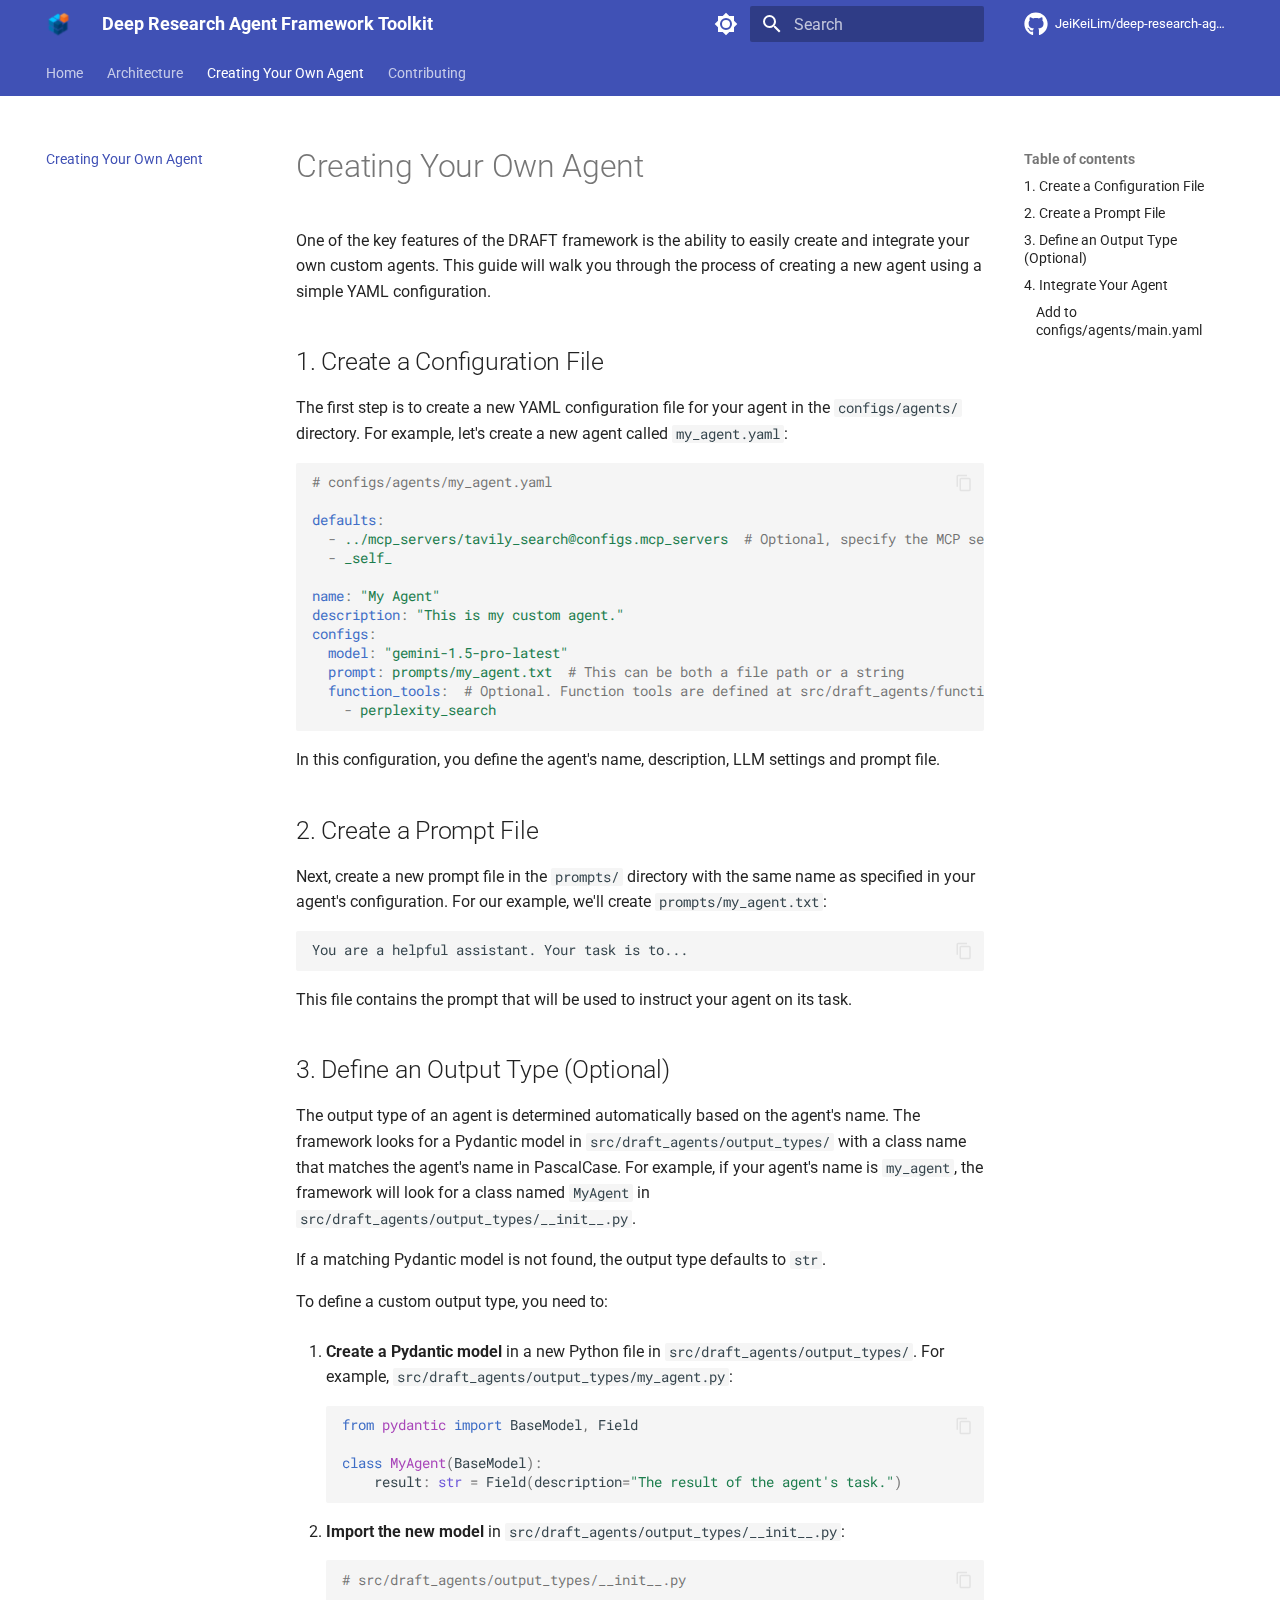
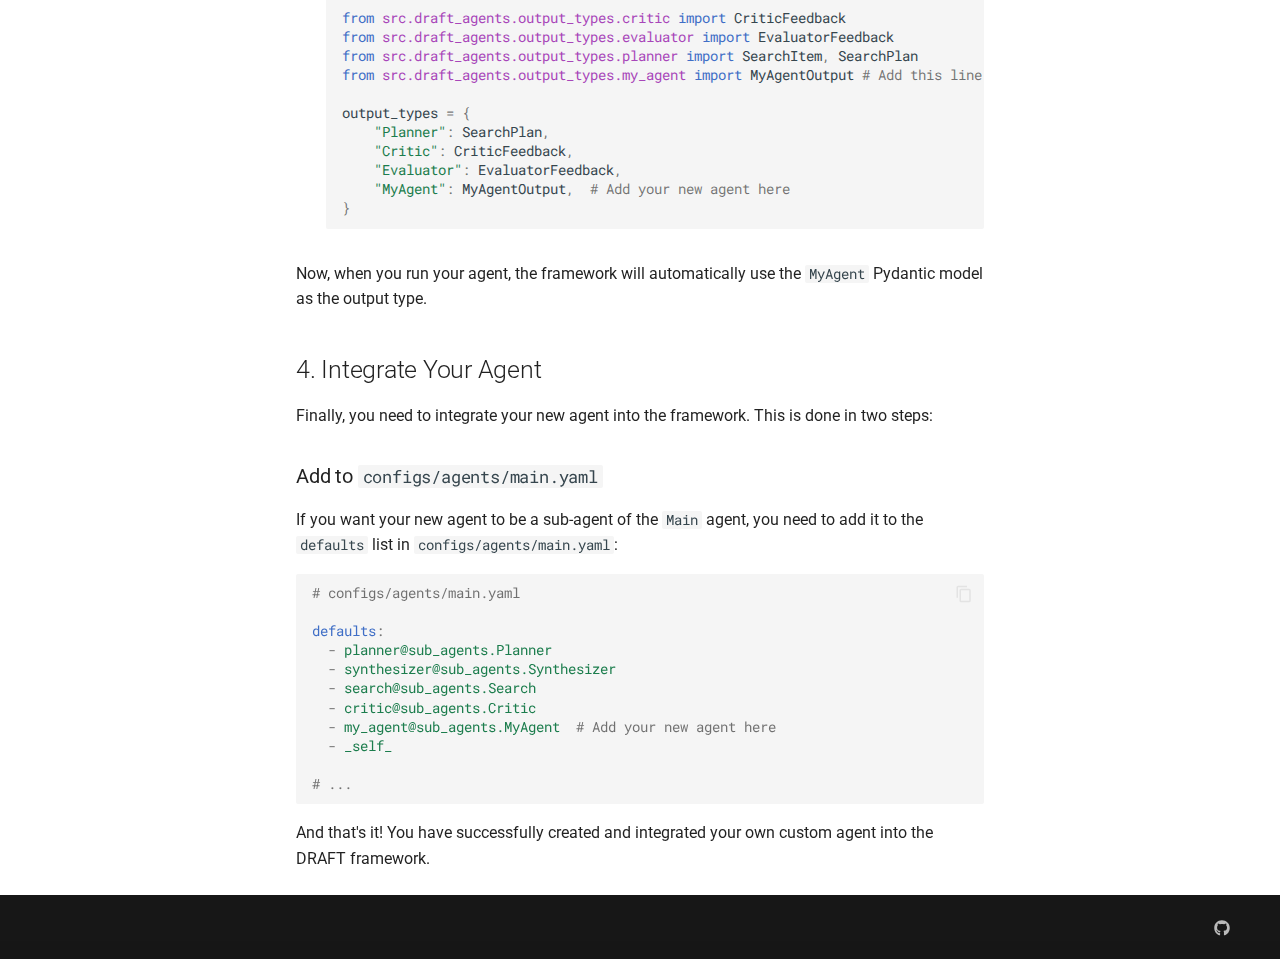
<file: creating-agents/index.html>
<!doctype html>
<html lang="en" class="no-js">
  <head>
    
      <meta charset="utf-8">
      <meta name="viewport" content="width=device-width,initial-scale=1">
      
      
      
      
        <link rel="prev" href="../architecture/">
      
      
        <link rel="next" href="../contributing/">
      
      
      <link rel="icon" href="../assets/draft_favicon.ico">
      <meta name="generator" content="mkdocs-1.6.1, mkdocs-material-9.6.16">
    
    
      
        <title>Creating Your Own Agent - Deep Research Agent Framework Toolkit</title>
      
    
    
      <link rel="stylesheet" href="../assets/stylesheets/main.7e37652d.min.css">
      
        
        <link rel="stylesheet" href="../assets/stylesheets/palette.06af60db.min.css">
      
      


    
    
      
    
    
      
        
        
        <link rel="preconnect" href="https://fonts.gstatic.com" crossorigin>
        <link rel="stylesheet" href="https://fonts.googleapis.com/css?family=Roboto:300,300i,400,400i,700,700i%7CRoboto+Mono:400,400i,700,700i&display=fallback">
        <style>:root{--md-text-font:"Roboto";--md-code-font:"Roboto Mono"}</style>
      
    
    
      <link rel="stylesheet" href="../assets/_mkdocstrings.css">
    
      <link rel="stylesheet" href="../stylesheets/extra.css">
    
    <script>__md_scope=new URL("..",location),__md_hash=e=>[...e].reduce(((e,_)=>(e<<5)-e+_.charCodeAt(0)),0),__md_get=(e,_=localStorage,t=__md_scope)=>JSON.parse(_.getItem(t.pathname+"."+e)),__md_set=(e,_,t=localStorage,a=__md_scope)=>{try{t.setItem(a.pathname+"."+e,JSON.stringify(_))}catch(e){}}</script>
    
      

    
    
    
  </head>
  
  
    
    
      
    
    
    
    
    <body dir="ltr" data-md-color-scheme="default" data-md-color-primary="indigo" data-md-color-accent="indigo">
  
    
    <input class="md-toggle" data-md-toggle="drawer" type="checkbox" id="__drawer" autocomplete="off">
    <input class="md-toggle" data-md-toggle="search" type="checkbox" id="__search" autocomplete="off">
    <label class="md-overlay" for="__drawer"></label>
    <div data-md-component="skip">
      
        
        <a href="#creating-your-own-agent" class="md-skip">
          Skip to content
        </a>
      
    </div>
    <div data-md-component="announce">
      
    </div>
    
    
      

<header class="md-header" data-md-component="header">
  <nav class="md-header__inner md-grid" aria-label="Header">
    <a href=".." title="Deep Research Agent Framework Toolkit" class="md-header__button md-logo" aria-label="Deep Research Agent Framework Toolkit" data-md-component="logo">
      
  <img src="../assets/draft_icon.png" alt="logo">

    </a>
    <label class="md-header__button md-icon" for="__drawer">
      
      <svg xmlns="http://www.w3.org/2000/svg" viewBox="0 0 24 24"><path d="M3 6h18v2H3zm0 5h18v2H3zm0 5h18v2H3z"/></svg>
    </label>
    <div class="md-header__title" data-md-component="header-title">
      <div class="md-header__ellipsis">
        <div class="md-header__topic">
          <span class="md-ellipsis">
            Deep Research Agent Framework Toolkit
          </span>
        </div>
        <div class="md-header__topic" data-md-component="header-topic">
          <span class="md-ellipsis">
            
              Creating Your Own Agent
            
          </span>
        </div>
      </div>
    </div>
    
      
        <form class="md-header__option" data-md-component="palette">
  
    
    
    
    <input class="md-option" data-md-color-media="(prefers-color-scheme: light)" data-md-color-scheme="default" data-md-color-primary="indigo" data-md-color-accent="indigo"  aria-label="Switch to dark mode"  type="radio" name="__palette" id="__palette_0">
    
      <label class="md-header__button md-icon" title="Switch to dark mode" for="__palette_1" hidden>
        <svg xmlns="http://www.w3.org/2000/svg" viewBox="0 0 24 24"><path d="M12 8a4 4 0 0 0-4 4 4 4 0 0 0 4 4 4 4 0 0 0 4-4 4 4 0 0 0-4-4m0 10a6 6 0 0 1-6-6 6 6 0 0 1 6-6 6 6 0 0 1 6 6 6 6 0 0 1-6 6m8-9.31V4h-4.69L12 .69 8.69 4H4v4.69L.69 12 4 15.31V20h4.69L12 23.31 15.31 20H20v-4.69L23.31 12z"/></svg>
      </label>
    
  
    
    
    
    <input class="md-option" data-md-color-media="(prefers-color-scheme: dark)" data-md-color-scheme="slate" data-md-color-primary="black" data-md-color-accent="indigo"  aria-label="Switch to light mode"  type="radio" name="__palette" id="__palette_1">
    
      <label class="md-header__button md-icon" title="Switch to light mode" for="__palette_0" hidden>
        <svg xmlns="http://www.w3.org/2000/svg" viewBox="0 0 24 24"><path d="M12 18c-.89 0-1.74-.2-2.5-.55C11.56 16.5 13 14.42 13 12s-1.44-4.5-3.5-5.45C10.26 6.2 11.11 6 12 6a6 6 0 0 1 6 6 6 6 0 0 1-6 6m8-9.31V4h-4.69L12 .69 8.69 4H4v4.69L.69 12 4 15.31V20h4.69L12 23.31 15.31 20H20v-4.69L23.31 12z"/></svg>
      </label>
    
  
</form>
      
    
    
      <script>var palette=__md_get("__palette");if(palette&&palette.color){if("(prefers-color-scheme)"===palette.color.media){var media=matchMedia("(prefers-color-scheme: light)"),input=document.querySelector(media.matches?"[data-md-color-media='(prefers-color-scheme: light)']":"[data-md-color-media='(prefers-color-scheme: dark)']");palette.color.media=input.getAttribute("data-md-color-media"),palette.color.scheme=input.getAttribute("data-md-color-scheme"),palette.color.primary=input.getAttribute("data-md-color-primary"),palette.color.accent=input.getAttribute("data-md-color-accent")}for(var[key,value]of Object.entries(palette.color))document.body.setAttribute("data-md-color-"+key,value)}</script>
    
    
    
      
      
        <label class="md-header__button md-icon" for="__search">
          
          <svg xmlns="http://www.w3.org/2000/svg" viewBox="0 0 24 24"><path d="M9.5 3A6.5 6.5 0 0 1 16 9.5c0 1.61-.59 3.09-1.56 4.23l.27.27h.79l5 5-1.5 1.5-5-5v-.79l-.27-.27A6.52 6.52 0 0 1 9.5 16 6.5 6.5 0 0 1 3 9.5 6.5 6.5 0 0 1 9.5 3m0 2C7 5 5 7 5 9.5S7 14 9.5 14 14 12 14 9.5 12 5 9.5 5"/></svg>
        </label>
        <div class="md-search" data-md-component="search" role="dialog">
  <label class="md-search__overlay" for="__search"></label>
  <div class="md-search__inner" role="search">
    <form class="md-search__form" name="search">
      <input type="text" class="md-search__input" name="query" aria-label="Search" placeholder="Search" autocapitalize="off" autocorrect="off" autocomplete="off" spellcheck="false" data-md-component="search-query" required>
      <label class="md-search__icon md-icon" for="__search">
        
        <svg xmlns="http://www.w3.org/2000/svg" viewBox="0 0 24 24"><path d="M9.5 3A6.5 6.5 0 0 1 16 9.5c0 1.61-.59 3.09-1.56 4.23l.27.27h.79l5 5-1.5 1.5-5-5v-.79l-.27-.27A6.52 6.52 0 0 1 9.5 16 6.5 6.5 0 0 1 3 9.5 6.5 6.5 0 0 1 9.5 3m0 2C7 5 5 7 5 9.5S7 14 9.5 14 14 12 14 9.5 12 5 9.5 5"/></svg>
        
        <svg xmlns="http://www.w3.org/2000/svg" viewBox="0 0 24 24"><path d="M20 11v2H8l5.5 5.5-1.42 1.42L4.16 12l7.92-7.92L13.5 5.5 8 11z"/></svg>
      </label>
      <nav class="md-search__options" aria-label="Search">
        
        <button type="reset" class="md-search__icon md-icon" title="Clear" aria-label="Clear" tabindex="-1">
          
          <svg xmlns="http://www.w3.org/2000/svg" viewBox="0 0 24 24"><path d="M19 6.41 17.59 5 12 10.59 6.41 5 5 6.41 10.59 12 5 17.59 6.41 19 12 13.41 17.59 19 19 17.59 13.41 12z"/></svg>
        </button>
      </nav>
      
        <div class="md-search__suggest" data-md-component="search-suggest"></div>
      
    </form>
    <div class="md-search__output">
      <div class="md-search__scrollwrap" tabindex="0" data-md-scrollfix>
        <div class="md-search-result" data-md-component="search-result">
          <div class="md-search-result__meta">
            Initializing search
          </div>
          <ol class="md-search-result__list" role="presentation"></ol>
        </div>
      </div>
    </div>
  </div>
</div>
      
    
    
      <div class="md-header__source">
        <a href="https://github.com/JeiKeiLim/deep-research-agent-framework-toolkit" title="Go to repository" class="md-source" data-md-component="source">
  <div class="md-source__icon md-icon">
    
    <svg xmlns="http://www.w3.org/2000/svg" viewBox="0 0 512 512"><!--! Font Awesome Free 7.0.0 by @fontawesome - https://fontawesome.com License - https://fontawesome.com/license/free (Icons: CC BY 4.0, Fonts: SIL OFL 1.1, Code: MIT License) Copyright 2025 Fonticons, Inc.--><path fill="currentColor" d="M173.9 397.4c0 2-2.3 3.6-5.2 3.6-3.3.3-5.6-1.3-5.6-3.6 0-2 2.3-3.6 5.2-3.6 3-.3 5.6 1.3 5.6 3.6m-31.1-4.5c-.7 2 1.3 4.3 4.3 4.9 2.6 1 5.6 0 6.2-2s-1.3-4.3-4.3-5.2c-2.6-.7-5.5.3-6.2 2.3m44.2-1.7c-2.9.7-4.9 2.6-4.6 4.9.3 2 2.9 3.3 5.9 2.6 2.9-.7 4.9-2.6 4.6-4.6-.3-1.9-3-3.2-5.9-2.9M252.8 8C114.1 8 8 113.3 8 252c0 110.9 69.8 205.8 169.5 239.2 12.8 2.3 17.3-5.6 17.3-12.1 0-6.2-.3-40.4-.3-61.4 0 0-70 15-84.7-29.8 0 0-11.4-29.1-27.8-36.6 0 0-22.9-15.7 1.6-15.4 0 0 24.9 2 38.6 25.8 21.9 38.6 58.6 27.5 72.9 20.9 2.3-16 8.8-27.1 16-33.7-55.9-6.2-112.3-14.3-112.3-110.5 0-27.5 7.6-41.3 23.6-58.9-2.6-6.5-11.1-33.3 2.6-67.9 20.9-6.5 69 27 69 27 20-5.6 41.5-8.5 62.8-8.5s42.8 2.9 62.8 8.5c0 0 48.1-33.6 69-27 13.7 34.7 5.2 61.4 2.6 67.9 16 17.7 25.8 31.5 25.8 58.9 0 96.5-58.9 104.2-114.8 110.5 9.2 7.9 17 22.9 17 46.4 0 33.7-.3 75.4-.3 83.6 0 6.5 4.6 14.4 17.3 12.1C436.2 457.8 504 362.9 504 252 504 113.3 391.5 8 252.8 8M105.2 352.9c-1.3 1-1 3.3.7 5.2 1.6 1.6 3.9 2.3 5.2 1 1.3-1 1-3.3-.7-5.2-1.6-1.6-3.9-2.3-5.2-1m-10.8-8.1c-.7 1.3.3 2.9 2.3 3.9 1.6 1 3.6.7 4.3-.7.7-1.3-.3-2.9-2.3-3.9-2-.6-3.6-.3-4.3.7m32.4 35.6c-1.6 1.3-1 4.3 1.3 6.2 2.3 2.3 5.2 2.6 6.5 1 1.3-1.3.7-4.3-1.3-6.2-2.2-2.3-5.2-2.6-6.5-1m-11.4-14.7c-1.6 1-1.6 3.6 0 5.9s4.3 3.3 5.6 2.3c1.6-1.3 1.6-3.9 0-6.2-1.4-2.3-4-3.3-5.6-2"/></svg>
  </div>
  <div class="md-source__repository">
    JeiKeiLim/deep-research-agent-framework-toolkit
  </div>
</a>
      </div>
    
  </nav>
  
</header>
    
    <div class="md-container" data-md-component="container">
      
      
        
          
            
<nav class="md-tabs" aria-label="Tabs" data-md-component="tabs">
  <div class="md-grid">
    <ul class="md-tabs__list">
      
        
  
  
  
  
    <li class="md-tabs__item">
      <a href=".." class="md-tabs__link">
        
  
  
    
  
  Home

      </a>
    </li>
  

      
        
  
  
  
  
    <li class="md-tabs__item">
      <a href="../architecture/" class="md-tabs__link">
        
  
  
    
  
  Architecture

      </a>
    </li>
  

      
        
  
  
  
    
  
  
    <li class="md-tabs__item md-tabs__item--active">
      <a href="./" class="md-tabs__link">
        
  
  
    
  
  Creating Your Own Agent

      </a>
    </li>
  

      
        
  
  
  
  
    <li class="md-tabs__item">
      <a href="../contributing/" class="md-tabs__link">
        
  
  
    
  
  Contributing

      </a>
    </li>
  

      
    </ul>
  </div>
</nav>
          
        
      
      <main class="md-main" data-md-component="main">
        <div class="md-main__inner md-grid">
          
            
              
              <div class="md-sidebar md-sidebar--primary" data-md-component="sidebar" data-md-type="navigation" >
                <div class="md-sidebar__scrollwrap">
                  <div class="md-sidebar__inner">
                    


  


<nav class="md-nav md-nav--primary md-nav--lifted" aria-label="Navigation" data-md-level="0">
  <label class="md-nav__title" for="__drawer">
    <a href=".." title="Deep Research Agent Framework Toolkit" class="md-nav__button md-logo" aria-label="Deep Research Agent Framework Toolkit" data-md-component="logo">
      
  <img src="../assets/draft_icon.png" alt="logo">

    </a>
    Deep Research Agent Framework Toolkit
  </label>
  
    <div class="md-nav__source">
      <a href="https://github.com/JeiKeiLim/deep-research-agent-framework-toolkit" title="Go to repository" class="md-source" data-md-component="source">
  <div class="md-source__icon md-icon">
    
    <svg xmlns="http://www.w3.org/2000/svg" viewBox="0 0 512 512"><!--! Font Awesome Free 7.0.0 by @fontawesome - https://fontawesome.com License - https://fontawesome.com/license/free (Icons: CC BY 4.0, Fonts: SIL OFL 1.1, Code: MIT License) Copyright 2025 Fonticons, Inc.--><path fill="currentColor" d="M173.9 397.4c0 2-2.3 3.6-5.2 3.6-3.3.3-5.6-1.3-5.6-3.6 0-2 2.3-3.6 5.2-3.6 3-.3 5.6 1.3 5.6 3.6m-31.1-4.5c-.7 2 1.3 4.3 4.3 4.9 2.6 1 5.6 0 6.2-2s-1.3-4.3-4.3-5.2c-2.6-.7-5.5.3-6.2 2.3m44.2-1.7c-2.9.7-4.9 2.6-4.6 4.9.3 2 2.9 3.3 5.9 2.6 2.9-.7 4.9-2.6 4.6-4.6-.3-1.9-3-3.2-5.9-2.9M252.8 8C114.1 8 8 113.3 8 252c0 110.9 69.8 205.8 169.5 239.2 12.8 2.3 17.3-5.6 17.3-12.1 0-6.2-.3-40.4-.3-61.4 0 0-70 15-84.7-29.8 0 0-11.4-29.1-27.8-36.6 0 0-22.9-15.7 1.6-15.4 0 0 24.9 2 38.6 25.8 21.9 38.6 58.6 27.5 72.9 20.9 2.3-16 8.8-27.1 16-33.7-55.9-6.2-112.3-14.3-112.3-110.5 0-27.5 7.6-41.3 23.6-58.9-2.6-6.5-11.1-33.3 2.6-67.9 20.9-6.5 69 27 69 27 20-5.6 41.5-8.5 62.8-8.5s42.8 2.9 62.8 8.5c0 0 48.1-33.6 69-27 13.7 34.7 5.2 61.4 2.6 67.9 16 17.7 25.8 31.5 25.8 58.9 0 96.5-58.9 104.2-114.8 110.5 9.2 7.9 17 22.9 17 46.4 0 33.7-.3 75.4-.3 83.6 0 6.5 4.6 14.4 17.3 12.1C436.2 457.8 504 362.9 504 252 504 113.3 391.5 8 252.8 8M105.2 352.9c-1.3 1-1 3.3.7 5.2 1.6 1.6 3.9 2.3 5.2 1 1.3-1 1-3.3-.7-5.2-1.6-1.6-3.9-2.3-5.2-1m-10.8-8.1c-.7 1.3.3 2.9 2.3 3.9 1.6 1 3.6.7 4.3-.7.7-1.3-.3-2.9-2.3-3.9-2-.6-3.6-.3-4.3.7m32.4 35.6c-1.6 1.3-1 4.3 1.3 6.2 2.3 2.3 5.2 2.6 6.5 1 1.3-1.3.7-4.3-1.3-6.2-2.2-2.3-5.2-2.6-6.5-1m-11.4-14.7c-1.6 1-1.6 3.6 0 5.9s4.3 3.3 5.6 2.3c1.6-1.3 1.6-3.9 0-6.2-1.4-2.3-4-3.3-5.6-2"/></svg>
  </div>
  <div class="md-source__repository">
    JeiKeiLim/deep-research-agent-framework-toolkit
  </div>
</a>
    </div>
  
  <ul class="md-nav__list" data-md-scrollfix>
    
      
      
  
  
  
  
    <li class="md-nav__item">
      <a href=".." class="md-nav__link">
        
  
  
  <span class="md-ellipsis">
    Home
    
  </span>
  

      </a>
    </li>
  

    
      
      
  
  
  
  
    <li class="md-nav__item">
      <a href="../architecture/" class="md-nav__link">
        
  
  
  <span class="md-ellipsis">
    Architecture
    
  </span>
  

      </a>
    </li>
  

    
      
      
  
  
    
  
  
  
    <li class="md-nav__item md-nav__item--active">
      
      <input class="md-nav__toggle md-toggle" type="checkbox" id="__toc">
      
      
        
      
      
        <label class="md-nav__link md-nav__link--active" for="__toc">
          
  
  
  <span class="md-ellipsis">
    Creating Your Own Agent
    
  </span>
  

          <span class="md-nav__icon md-icon"></span>
        </label>
      
      <a href="./" class="md-nav__link md-nav__link--active">
        
  
  
  <span class="md-ellipsis">
    Creating Your Own Agent
    
  </span>
  

      </a>
      
        

<nav class="md-nav md-nav--secondary" aria-label="Table of contents">
  
  
  
    
  
  
    <label class="md-nav__title" for="__toc">
      <span class="md-nav__icon md-icon"></span>
      Table of contents
    </label>
    <ul class="md-nav__list" data-md-component="toc" data-md-scrollfix>
      
        <li class="md-nav__item">
  <a href="#1-create-a-configuration-file" class="md-nav__link">
    <span class="md-ellipsis">
      1. Create a Configuration File
    </span>
  </a>
  
</li>
      
        <li class="md-nav__item">
  <a href="#2-create-a-prompt-file" class="md-nav__link">
    <span class="md-ellipsis">
      2. Create a Prompt File
    </span>
  </a>
  
</li>
      
        <li class="md-nav__item">
  <a href="#3-define-an-output-type-optional" class="md-nav__link">
    <span class="md-ellipsis">
      3. Define an Output Type (Optional)
    </span>
  </a>
  
</li>
      
        <li class="md-nav__item">
  <a href="#4-integrate-your-agent" class="md-nav__link">
    <span class="md-ellipsis">
      4. Integrate Your Agent
    </span>
  </a>
  
    <nav class="md-nav" aria-label="4. Integrate Your Agent">
      <ul class="md-nav__list">
        
          <li class="md-nav__item">
  <a href="#add-to-configsagentsmainyaml" class="md-nav__link">
    <span class="md-ellipsis">
      Add to configs/agents/main.yaml
    </span>
  </a>
  
</li>
        
      </ul>
    </nav>
  
</li>
      
    </ul>
  
</nav>
      
    </li>
  

    
      
      
  
  
  
  
    <li class="md-nav__item">
      <a href="../contributing/" class="md-nav__link">
        
  
  
  <span class="md-ellipsis">
    Contributing
    
  </span>
  

      </a>
    </li>
  

    
  </ul>
</nav>
                  </div>
                </div>
              </div>
            
            
              
              <div class="md-sidebar md-sidebar--secondary" data-md-component="sidebar" data-md-type="toc" >
                <div class="md-sidebar__scrollwrap">
                  <div class="md-sidebar__inner">
                    

<nav class="md-nav md-nav--secondary" aria-label="Table of contents">
  
  
  
    
  
  
    <label class="md-nav__title" for="__toc">
      <span class="md-nav__icon md-icon"></span>
      Table of contents
    </label>
    <ul class="md-nav__list" data-md-component="toc" data-md-scrollfix>
      
        <li class="md-nav__item">
  <a href="#1-create-a-configuration-file" class="md-nav__link">
    <span class="md-ellipsis">
      1. Create a Configuration File
    </span>
  </a>
  
</li>
      
        <li class="md-nav__item">
  <a href="#2-create-a-prompt-file" class="md-nav__link">
    <span class="md-ellipsis">
      2. Create a Prompt File
    </span>
  </a>
  
</li>
      
        <li class="md-nav__item">
  <a href="#3-define-an-output-type-optional" class="md-nav__link">
    <span class="md-ellipsis">
      3. Define an Output Type (Optional)
    </span>
  </a>
  
</li>
      
        <li class="md-nav__item">
  <a href="#4-integrate-your-agent" class="md-nav__link">
    <span class="md-ellipsis">
      4. Integrate Your Agent
    </span>
  </a>
  
    <nav class="md-nav" aria-label="4. Integrate Your Agent">
      <ul class="md-nav__list">
        
          <li class="md-nav__item">
  <a href="#add-to-configsagentsmainyaml" class="md-nav__link">
    <span class="md-ellipsis">
      Add to configs/agents/main.yaml
    </span>
  </a>
  
</li>
        
      </ul>
    </nav>
  
</li>
      
    </ul>
  
</nav>
                  </div>
                </div>
              </div>
            
          
          
            <div class="md-content" data-md-component="content">
              <article class="md-content__inner md-typeset">
                
                  


  
  


<h1 id="creating-your-own-agent">Creating Your Own Agent<a class="headerlink" href="#creating-your-own-agent" title="Permanent link">&para;</a></h1>
<p>One of the key features of the DRAFT framework is the ability to easily create and integrate your own custom agents. This guide will walk you through the process of creating a new agent using a simple YAML configuration.</p>
<h2 id="1-create-a-configuration-file">1. Create a Configuration File<a class="headerlink" href="#1-create-a-configuration-file" title="Permanent link">&para;</a></h2>
<p>The first step is to create a new YAML configuration file for your agent in the <code>configs/agents/</code> directory. For example, let's create a new agent called <code>my_agent.yaml</code>:</p>
<div class="language-yaml highlight"><pre><span></span><code><span id="__span-0-1"><a id="__codelineno-0-1" name="__codelineno-0-1" href="#__codelineno-0-1"></a><span class="c1"># configs/agents/my_agent.yaml</span>
</span><span id="__span-0-2"><a id="__codelineno-0-2" name="__codelineno-0-2" href="#__codelineno-0-2"></a>
</span><span id="__span-0-3"><a id="__codelineno-0-3" name="__codelineno-0-3" href="#__codelineno-0-3"></a><span class="nt">defaults</span><span class="p">:</span>
</span><span id="__span-0-4"><a id="__codelineno-0-4" name="__codelineno-0-4" href="#__codelineno-0-4"></a><span class="w">  </span><span class="p p-Indicator">-</span><span class="w"> </span><span class="l l-Scalar l-Scalar-Plain">../mcp_servers/tavily_search@configs.mcp_servers</span><span class="w">  </span><span class="c1"># Optional, specify the MCP server to use</span>
</span><span id="__span-0-5"><a id="__codelineno-0-5" name="__codelineno-0-5" href="#__codelineno-0-5"></a><span class="w">  </span><span class="p p-Indicator">-</span><span class="w"> </span><span class="l l-Scalar l-Scalar-Plain">_self_</span>
</span><span id="__span-0-6"><a id="__codelineno-0-6" name="__codelineno-0-6" href="#__codelineno-0-6"></a>
</span><span id="__span-0-7"><a id="__codelineno-0-7" name="__codelineno-0-7" href="#__codelineno-0-7"></a><span class="nt">name</span><span class="p">:</span><span class="w"> </span><span class="s">&quot;My</span><span class="nv"> </span><span class="s">Agent&quot;</span>
</span><span id="__span-0-8"><a id="__codelineno-0-8" name="__codelineno-0-8" href="#__codelineno-0-8"></a><span class="nt">description</span><span class="p">:</span><span class="w"> </span><span class="s">&quot;This</span><span class="nv"> </span><span class="s">is</span><span class="nv"> </span><span class="s">my</span><span class="nv"> </span><span class="s">custom</span><span class="nv"> </span><span class="s">agent.&quot;</span>
</span><span id="__span-0-9"><a id="__codelineno-0-9" name="__codelineno-0-9" href="#__codelineno-0-9"></a><span class="nt">configs</span><span class="p">:</span>
</span><span id="__span-0-10"><a id="__codelineno-0-10" name="__codelineno-0-10" href="#__codelineno-0-10"></a><span class="w">  </span><span class="nt">model</span><span class="p">:</span><span class="w"> </span><span class="s">&quot;gemini-1.5-pro-latest&quot;</span>
</span><span id="__span-0-11"><a id="__codelineno-0-11" name="__codelineno-0-11" href="#__codelineno-0-11"></a><span class="w">  </span><span class="nt">prompt</span><span class="p">:</span><span class="w"> </span><span class="l l-Scalar l-Scalar-Plain">prompts/my_agent.txt</span><span class="w">  </span><span class="c1"># This can be both a file path or a string</span>
</span><span id="__span-0-12"><a id="__codelineno-0-12" name="__codelineno-0-12" href="#__codelineno-0-12"></a><span class="w">  </span><span class="nt">function_tools</span><span class="p">:</span><span class="w">  </span><span class="c1"># Optional. Function tools are defined at src/draft_agents/function_tools/__init__.py</span>
</span><span id="__span-0-13"><a id="__codelineno-0-13" name="__codelineno-0-13" href="#__codelineno-0-13"></a><span class="w">    </span><span class="p p-Indicator">-</span><span class="w"> </span><span class="l l-Scalar l-Scalar-Plain">perplexity_search</span>
</span></code></pre></div>
<p>In this configuration, you define the agent's name, description, LLM settings and prompt file.</p>
<h2 id="2-create-a-prompt-file">2. Create a Prompt File<a class="headerlink" href="#2-create-a-prompt-file" title="Permanent link">&para;</a></h2>
<p>Next, create a new prompt file in the <code>prompts/</code> directory with the same name as specified in your agent's configuration. For our example, we'll create <code>prompts/my_agent.txt</code>:</p>
<div class="language-text highlight"><pre><span></span><code><span id="__span-1-1"><a id="__codelineno-1-1" name="__codelineno-1-1" href="#__codelineno-1-1"></a>You are a helpful assistant. Your task is to...
</span></code></pre></div>
<p>This file contains the prompt that will be used to instruct your agent on its task.</p>
<h2 id="3-define-an-output-type-optional">3. Define an Output Type (Optional)<a class="headerlink" href="#3-define-an-output-type-optional" title="Permanent link">&para;</a></h2>
<p>The output type of an agent is determined automatically based on the agent's name. The framework looks for a Pydantic model in <code>src/draft_agents/output_types/</code> with a class name that matches the agent's name in PascalCase. For example, if your agent's name is <code>my_agent</code>, the framework will look for a class named <code>MyAgent</code> in <code>src/draft_agents/output_types/__init__.py</code>.</p>
<p>If a matching Pydantic model is not found, the output type defaults to <code>str</code>.</p>
<p>To define a custom output type, you need to:</p>
<ol>
<li>
<p><strong>Create a Pydantic model</strong> in a new Python file in <code>src/draft_agents/output_types/</code>. For example, <code>src/draft_agents/output_types/my_agent.py</code>:</p>
<div class="language-python highlight"><pre><span></span><code><span id="__span-2-1"><a id="__codelineno-2-1" name="__codelineno-2-1" href="#__codelineno-2-1"></a><span class="kn">from</span><span class="w"> </span><span class="nn">pydantic</span><span class="w"> </span><span class="kn">import</span> <span class="n">BaseModel</span><span class="p">,</span> <span class="n">Field</span>
</span><span id="__span-2-2"><a id="__codelineno-2-2" name="__codelineno-2-2" href="#__codelineno-2-2"></a>
</span><span id="__span-2-3"><a id="__codelineno-2-3" name="__codelineno-2-3" href="#__codelineno-2-3"></a><span class="k">class</span><span class="w"> </span><span class="nc">MyAgent</span><span class="p">(</span><span class="n">BaseModel</span><span class="p">):</span>
</span><span id="__span-2-4"><a id="__codelineno-2-4" name="__codelineno-2-4" href="#__codelineno-2-4"></a>    <span class="n">result</span><span class="p">:</span> <span class="nb">str</span> <span class="o">=</span> <span class="n">Field</span><span class="p">(</span><span class="n">description</span><span class="o">=</span><span class="s2">&quot;The result of the agent&#39;s task.&quot;</span><span class="p">)</span>
</span></code></pre></div>
</li>
<li>
<p><strong>Import the new model</strong> in <code>src/draft_agents/output_types/__init__.py</code>:</p>
<div class="language-python highlight"><pre><span></span><code><span id="__span-3-1"><a id="__codelineno-3-1" name="__codelineno-3-1" href="#__codelineno-3-1"></a><span class="c1"># src/draft_agents/output_types/__init__.py</span>
</span><span id="__span-3-2"><a id="__codelineno-3-2" name="__codelineno-3-2" href="#__codelineno-3-2"></a>
</span><span id="__span-3-3"><a id="__codelineno-3-3" name="__codelineno-3-3" href="#__codelineno-3-3"></a><span class="kn">from</span><span class="w"> </span><span class="nn">src.draft_agents.output_types.critic</span><span class="w"> </span><span class="kn">import</span> <span class="n">CriticFeedback</span>
</span><span id="__span-3-4"><a id="__codelineno-3-4" name="__codelineno-3-4" href="#__codelineno-3-4"></a><span class="kn">from</span><span class="w"> </span><span class="nn">src.draft_agents.output_types.evaluator</span><span class="w"> </span><span class="kn">import</span> <span class="n">EvaluatorFeedback</span>
</span><span id="__span-3-5"><a id="__codelineno-3-5" name="__codelineno-3-5" href="#__codelineno-3-5"></a><span class="kn">from</span><span class="w"> </span><span class="nn">src.draft_agents.output_types.planner</span><span class="w"> </span><span class="kn">import</span> <span class="n">SearchItem</span><span class="p">,</span> <span class="n">SearchPlan</span>
</span><span id="__span-3-6"><a id="__codelineno-3-6" name="__codelineno-3-6" href="#__codelineno-3-6"></a><span class="kn">from</span><span class="w"> </span><span class="nn">src.draft_agents.output_types.my_agent</span><span class="w"> </span><span class="kn">import</span> <span class="n">MyAgentOutput</span> <span class="c1"># Add this line</span>
</span><span id="__span-3-7"><a id="__codelineno-3-7" name="__codelineno-3-7" href="#__codelineno-3-7"></a>
</span><span id="__span-3-8"><a id="__codelineno-3-8" name="__codelineno-3-8" href="#__codelineno-3-8"></a><span class="n">output_types</span> <span class="o">=</span> <span class="p">{</span>
</span><span id="__span-3-9"><a id="__codelineno-3-9" name="__codelineno-3-9" href="#__codelineno-3-9"></a>    <span class="s2">&quot;Planner&quot;</span><span class="p">:</span> <span class="n">SearchPlan</span><span class="p">,</span>
</span><span id="__span-3-10"><a id="__codelineno-3-10" name="__codelineno-3-10" href="#__codelineno-3-10"></a>    <span class="s2">&quot;Critic&quot;</span><span class="p">:</span> <span class="n">CriticFeedback</span><span class="p">,</span>
</span><span id="__span-3-11"><a id="__codelineno-3-11" name="__codelineno-3-11" href="#__codelineno-3-11"></a>    <span class="s2">&quot;Evaluator&quot;</span><span class="p">:</span> <span class="n">EvaluatorFeedback</span><span class="p">,</span>
</span><span id="__span-3-12"><a id="__codelineno-3-12" name="__codelineno-3-12" href="#__codelineno-3-12"></a>    <span class="s2">&quot;MyAgent&quot;</span><span class="p">:</span> <span class="n">MyAgentOutput</span><span class="p">,</span>  <span class="c1"># Add your new agent here</span>
</span><span id="__span-3-13"><a id="__codelineno-3-13" name="__codelineno-3-13" href="#__codelineno-3-13"></a><span class="p">}</span>
</span></code></pre></div>
</li>
</ol>
<p>Now, when you run your agent, the framework will automatically use the <code>MyAgent</code> Pydantic model as the output type.</p>
<h2 id="4-integrate-your-agent">4. Integrate Your Agent<a class="headerlink" href="#4-integrate-your-agent" title="Permanent link">&para;</a></h2>
<p>Finally, you need to integrate your new agent into the framework. This is done in two steps:</p>
<h3 id="add-to-configsagentsmainyaml">Add to <code>configs/agents/main.yaml</code><a class="headerlink" href="#add-to-configsagentsmainyaml" title="Permanent link">&para;</a></h3>
<p>If you want your new agent to be a sub-agent of the <code>Main</code> agent, you need to add it to the <code>defaults</code> list in <code>configs/agents/main.yaml</code>:</p>
<div class="language-yaml highlight"><pre><span></span><code><span id="__span-4-1"><a id="__codelineno-4-1" name="__codelineno-4-1" href="#__codelineno-4-1"></a><span class="c1"># configs/agents/main.yaml</span>
</span><span id="__span-4-2"><a id="__codelineno-4-2" name="__codelineno-4-2" href="#__codelineno-4-2"></a>
</span><span id="__span-4-3"><a id="__codelineno-4-3" name="__codelineno-4-3" href="#__codelineno-4-3"></a><span class="nt">defaults</span><span class="p">:</span>
</span><span id="__span-4-4"><a id="__codelineno-4-4" name="__codelineno-4-4" href="#__codelineno-4-4"></a><span class="w">  </span><span class="p p-Indicator">-</span><span class="w"> </span><span class="l l-Scalar l-Scalar-Plain">planner@sub_agents.Planner</span>
</span><span id="__span-4-5"><a id="__codelineno-4-5" name="__codelineno-4-5" href="#__codelineno-4-5"></a><span class="w">  </span><span class="p p-Indicator">-</span><span class="w"> </span><span class="l l-Scalar l-Scalar-Plain">synthesizer@sub_agents.Synthesizer</span>
</span><span id="__span-4-6"><a id="__codelineno-4-6" name="__codelineno-4-6" href="#__codelineno-4-6"></a><span class="w">  </span><span class="p p-Indicator">-</span><span class="w"> </span><span class="l l-Scalar l-Scalar-Plain">search@sub_agents.Search</span>
</span><span id="__span-4-7"><a id="__codelineno-4-7" name="__codelineno-4-7" href="#__codelineno-4-7"></a><span class="w">  </span><span class="p p-Indicator">-</span><span class="w"> </span><span class="l l-Scalar l-Scalar-Plain">critic@sub_agents.Critic</span>
</span><span id="__span-4-8"><a id="__codelineno-4-8" name="__codelineno-4-8" href="#__codelineno-4-8"></a><span class="w">  </span><span class="p p-Indicator">-</span><span class="w"> </span><span class="l l-Scalar l-Scalar-Plain">my_agent@sub_agents.MyAgent</span><span class="w">  </span><span class="c1"># Add your new agent here</span>
</span><span id="__span-4-9"><a id="__codelineno-4-9" name="__codelineno-4-9" href="#__codelineno-4-9"></a><span class="w">  </span><span class="p p-Indicator">-</span><span class="w"> </span><span class="l l-Scalar l-Scalar-Plain">_self_</span>
</span><span id="__span-4-10"><a id="__codelineno-4-10" name="__codelineno-4-10" href="#__codelineno-4-10"></a>
</span><span id="__span-4-11"><a id="__codelineno-4-11" name="__codelineno-4-11" href="#__codelineno-4-11"></a><span class="c1"># ...</span>
</span></code></pre></div>
<p>And that's it! You have successfully created and integrated your own custom agent into the DRAFT framework.</p>












                
              </article>
            </div>
          
          
<script>var target=document.getElementById(location.hash.slice(1));target&&target.name&&(target.checked=target.name.startsWith("__tabbed_"))</script>
        </div>
        
          <button type="button" class="md-top md-icon" data-md-component="top" hidden>
  
  <svg xmlns="http://www.w3.org/2000/svg" viewBox="0 0 24 24"><path d="M13 20h-2V8l-5.5 5.5-1.42-1.42L12 4.16l7.92 7.92-1.42 1.42L13 8z"/></svg>
  Back to top
</button>
        
      </main>
      
        <footer class="md-footer">
  
  <div class="md-footer-meta md-typeset">
    <div class="md-footer-meta__inner md-grid">
      <div class="md-copyright">
  <div class="md-footer-draft">
    <a href="https://github.com/JeiKeiLim/deep-research-agent-framework-toolkit/" target="_blank" rel="noopener">
    </a>
  </div>
   
</div>
      
        <div class="md-social">
  
    
    
    
    
      
      
    
    <a href="https://github.com/JeiKeiLim/deep-research-agent-framework-toolkit" target="_blank" rel="noopener" title="github.com" class="md-social__link">
      <svg xmlns="http://www.w3.org/2000/svg" viewBox="0 0 512 512"><!--! Font Awesome Free 7.0.0 by @fontawesome - https://fontawesome.com License - https://fontawesome.com/license/free (Icons: CC BY 4.0, Fonts: SIL OFL 1.1, Code: MIT License) Copyright 2025 Fonticons, Inc.--><path fill="currentColor" d="M173.9 397.4c0 2-2.3 3.6-5.2 3.6-3.3.3-5.6-1.3-5.6-3.6 0-2 2.3-3.6 5.2-3.6 3-.3 5.6 1.3 5.6 3.6m-31.1-4.5c-.7 2 1.3 4.3 4.3 4.9 2.6 1 5.6 0 6.2-2s-1.3-4.3-4.3-5.2c-2.6-.7-5.5.3-6.2 2.3m44.2-1.7c-2.9.7-4.9 2.6-4.6 4.9.3 2 2.9 3.3 5.9 2.6 2.9-.7 4.9-2.6 4.6-4.6-.3-1.9-3-3.2-5.9-2.9M252.8 8C114.1 8 8 113.3 8 252c0 110.9 69.8 205.8 169.5 239.2 12.8 2.3 17.3-5.6 17.3-12.1 0-6.2-.3-40.4-.3-61.4 0 0-70 15-84.7-29.8 0 0-11.4-29.1-27.8-36.6 0 0-22.9-15.7 1.6-15.4 0 0 24.9 2 38.6 25.8 21.9 38.6 58.6 27.5 72.9 20.9 2.3-16 8.8-27.1 16-33.7-55.9-6.2-112.3-14.3-112.3-110.5 0-27.5 7.6-41.3 23.6-58.9-2.6-6.5-11.1-33.3 2.6-67.9 20.9-6.5 69 27 69 27 20-5.6 41.5-8.5 62.8-8.5s42.8 2.9 62.8 8.5c0 0 48.1-33.6 69-27 13.7 34.7 5.2 61.4 2.6 67.9 16 17.7 25.8 31.5 25.8 58.9 0 96.5-58.9 104.2-114.8 110.5 9.2 7.9 17 22.9 17 46.4 0 33.7-.3 75.4-.3 83.6 0 6.5 4.6 14.4 17.3 12.1C436.2 457.8 504 362.9 504 252 504 113.3 391.5 8 252.8 8M105.2 352.9c-1.3 1-1 3.3.7 5.2 1.6 1.6 3.9 2.3 5.2 1 1.3-1 1-3.3-.7-5.2-1.6-1.6-3.9-2.3-5.2-1m-10.8-8.1c-.7 1.3.3 2.9 2.3 3.9 1.6 1 3.6.7 4.3-.7.7-1.3-.3-2.9-2.3-3.9-2-.6-3.6-.3-4.3.7m32.4 35.6c-1.6 1.3-1 4.3 1.3 6.2 2.3 2.3 5.2 2.6 6.5 1 1.3-1.3.7-4.3-1.3-6.2-2.2-2.3-5.2-2.6-6.5-1m-11.4-14.7c-1.6 1-1.6 3.6 0 5.9s4.3 3.3 5.6 2.3c1.6-1.3 1.6-3.9 0-6.2-1.4-2.3-4-3.3-5.6-2"/></svg>
    </a>
  
</div>
      
    </div>
  </div>
</footer>
      
    </div>
    <div class="md-dialog" data-md-component="dialog">
      <div class="md-dialog__inner md-typeset"></div>
    </div>
    
    
    
      
      <script id="__config" type="application/json">{"base": "..", "features": ["content.code.annotate", "content.code.copy", "navigation.indexes", "navigation.instant", "navigation.tabs", "navigation.top", "search.suggest", "search.highlight", "toc.follow"], "search": "../assets/javascripts/workers/search.d50fe291.min.js", "tags": null, "translations": {"clipboard.copied": "Copied to clipboard", "clipboard.copy": "Copy to clipboard", "search.result.more.one": "1 more on this page", "search.result.more.other": "# more on this page", "search.result.none": "No matching documents", "search.result.one": "1 matching document", "search.result.other": "# matching documents", "search.result.placeholder": "Type to start searching", "search.result.term.missing": "Missing", "select.version": "Select version"}, "version": null}</script>
    
    
      <script src="../assets/javascripts/bundle.50899def.min.js"></script>
      
    
  </body>
</html>
</file>
<file: assets/_mkdocstrings.css>
/* Avoid breaking parameter names, etc. in table cells. */
.doc-contents td code {
  word-break: normal !important;
}

/* No line break before first paragraph of descriptions. */
.doc-md-description,
.doc-md-description>p:first-child {
  display: inline;
}

/* No text transformation from Material for MkDocs for H5 headings. */
.md-typeset h5 .doc-object-name {
  text-transform: none;
}

/* Max width for docstring sections tables. */
.doc .md-typeset__table,
.doc .md-typeset__table table {
  display: table !important;
  width: 100%;
}

.doc .md-typeset__table tr {
  display: table-row;
}

/* Defaults in Spacy table style. */
.doc-param-default {
  float: right;
}

/* Parameter headings must be inline, not blocks. */
.doc-heading-parameter {
  display: inline;
}

/* Default font size for parameter headings. */
.md-typeset .doc-heading-parameter {
  font-size: inherit;
}

/* Prefer space on the right, not the left of parameter permalinks. */
.doc-heading-parameter .headerlink {
  margin-left: 0 !important;
  margin-right: 0.2rem;
}

/* Backward-compatibility: docstring section titles in bold. */
.doc-section-title {
  font-weight: bold;
}

/* Backlinks crumb separator. */
.doc-backlink-crumb {
  display: inline-flex;
  gap: .2rem;
  white-space: nowrap;
  align-items: center;
  vertical-align: middle;
}
.doc-backlink-crumb:not(:first-child)::before {
  background-color: var(--md-default-fg-color--lighter);
  content: "";
  display: inline;
  height: 1rem;
  --md-path-icon: url('data:image/svg+xml;charset=utf-8,<svg xmlns="http://www.w3.org/2000/svg" viewBox="0 0 24 24"><path d="M8.59 16.58 13.17 12 8.59 7.41 10 6l6 6-6 6z"/></svg>');
  -webkit-mask-image: var(--md-path-icon);
  mask-image: var(--md-path-icon);
  width: 1rem;
}
.doc-backlink-crumb.last {
  font-weight: bold;
}

/* Symbols in Navigation and ToC. */
:root, :host,
[data-md-color-scheme="default"] {
  --doc-symbol-parameter-fg-color: #df50af;
  --doc-symbol-attribute-fg-color: #953800;
  --doc-symbol-function-fg-color: #8250df;
  --doc-symbol-method-fg-color: #8250df;
  --doc-symbol-class-fg-color: #0550ae;
  --doc-symbol-module-fg-color: #5cad0f;

  --doc-symbol-parameter-bg-color: #df50af1a;
  --doc-symbol-attribute-bg-color: #9538001a;
  --doc-symbol-function-bg-color: #8250df1a;
  --doc-symbol-method-bg-color: #8250df1a;
  --doc-symbol-class-bg-color: #0550ae1a;
  --doc-symbol-module-bg-color: #5cad0f1a;
}

[data-md-color-scheme="slate"] {
  --doc-symbol-parameter-fg-color: #ffa8cc;
  --doc-symbol-attribute-fg-color: #ffa657;
  --doc-symbol-function-fg-color: #d2a8ff;
  --doc-symbol-method-fg-color: #d2a8ff;
  --doc-symbol-class-fg-color: #79c0ff;
  --doc-symbol-module-fg-color: #baff79;

  --doc-symbol-parameter-bg-color: #ffa8cc1a;
  --doc-symbol-attribute-bg-color: #ffa6571a;
  --doc-symbol-function-bg-color: #d2a8ff1a;
  --doc-symbol-method-bg-color: #d2a8ff1a;
  --doc-symbol-class-bg-color: #79c0ff1a;
  --doc-symbol-module-bg-color: #baff791a;
}

code.doc-symbol {
  border-radius: .1rem;
  font-size: .85em;
  padding: 0 .3em;
  font-weight: bold;
}

code.doc-symbol-parameter,
a code.doc-symbol-parameter {
  color: var(--doc-symbol-parameter-fg-color);
  background-color: var(--doc-symbol-parameter-bg-color);
}

code.doc-symbol-parameter::after {
  content: "param";
}

code.doc-symbol-attribute,
a code.doc-symbol-attribute {
  color: var(--doc-symbol-attribute-fg-color);
  background-color: var(--doc-symbol-attribute-bg-color);
}

code.doc-symbol-attribute::after {
  content: "attr";
}

code.doc-symbol-function,
a code.doc-symbol-function {
  color: var(--doc-symbol-function-fg-color);
  background-color: var(--doc-symbol-function-bg-color);
}

code.doc-symbol-function::after {
  content: "func";
}

code.doc-symbol-method,
a code.doc-symbol-method {
  color: var(--doc-symbol-method-fg-color);
  background-color: var(--doc-symbol-method-bg-color);
}

code.doc-symbol-method::after {
  content: "meth";
}

code.doc-symbol-class,
a code.doc-symbol-class {
  color: var(--doc-symbol-class-fg-color);
  background-color: var(--doc-symbol-class-bg-color);
}

code.doc-symbol-class::after {
  content: "class";
}

code.doc-symbol-module,
a code.doc-symbol-module {
  color: var(--doc-symbol-module-fg-color);
  background-color: var(--doc-symbol-module-bg-color);
}

code.doc-symbol-module::after {
  content: "mod";
}

.doc-signature .autorefs {
  color: inherit;
  border-bottom: 1px dotted currentcolor;
}
</file>
<file: stylesheets/extra.css>
/* Modern Theme for MkDocs - by Gemini */

:root {
  --md-primary-fg-color:        #1a237e; /* Indigo 900 */
  --md-primary-fg-color--light: #534bae;
  --md-primary-fg-color--dark:  #000051;
  --md-primary-bg-color:        #ffffff;

  --md-accent-fg-color:         #00bcd4; /* Cyan 500 */
  --md-accent-fg-color--light:  #62efff;
  --md-accent-fg-color--dark:   #008ba3;

  --md-typeset-a-color:         #00bcd4;

  --md-default-bg-color:        #f5f5f5; /* Grey 100 */
}

[data-md-color-scheme="slate"] {
  --md-primary-fg-color:        #3949ab; /* Indigo 500 */
  --md-primary-fg-color--light: #6f74dd;
  --md-primary-fg-color--dark:  #00227b;

  --md-accent-fg-color:         #80deea; /* Cyan 200 */

  --md-default-bg-color:        #212121; /* Grey 900 */
  --md-typeset-color:           #ffffff;
}

body {
  font-family: -apple-system, BlinkMacSystemFont, "Segoe UI", Roboto, Oxygen, Ubuntu, Cantarell, "Open Sans", "Helvetica Neue", sans-serif;
}

h1, h2, h3, h4, h5, h6 {
  font-family: "Inter", -apple-system, BlinkMacSystemFont, "Segoe UI", Roboto, Oxygen, Ubuntu, Cantarell, "Open Sans", "Helvetica Neue", sans-serif;
  font-weight: 700;
}

.md-header {
  background-color: var(--md-primary-fg-color);
}

.md-tabs__link--active {
  color: var(--md-accent-fg-color);
  border-bottom: 2px solid var(--md-accent-fg-color);
}

.md-nav__link--active {
  color: var(--md-accent-fg-color);
}

.md-button--primary {
  background-color: var(--md-accent-fg-color);
  color: #ffffff;
}

.md-button--primary:hover {
  background-color: var(--md-accent-fg-color--dark);
}
</file>
<file: assets/stylesheets/main.7e37652d.min.css>
@charset "UTF-8";html{-webkit-text-size-adjust:none;-moz-text-size-adjust:none;text-size-adjust:none;box-sizing:border-box}*,:after,:before{box-sizing:inherit}@media (prefers-reduced-motion){*,:after,:before{transition:none!important}}body{margin:0}a,button,input,label{-webkit-tap-highlight-color:transparent}a{color:inherit;text-decoration:none}hr{border:0;box-sizing:initial;display:block;height:.05rem;overflow:visible;padding:0}small{font-size:80%}sub,sup{line-height:1em}img{border-style:none}table{border-collapse:initial;border-spacing:0}td,th{font-weight:400;vertical-align:top}button{background:#0000;border:0;font-family:inherit;font-size:inherit;margin:0;padding:0}input{border:0;outline:none}:root{--md-primary-fg-color:#4051b5;--md-primary-fg-color--light:#5d6cc0;--md-primary-fg-color--dark:#303fa1;--md-primary-bg-color:#fff;--md-primary-bg-color--light:#ffffffb3;--md-accent-fg-color:#526cfe;--md-accent-fg-color--transparent:#526cfe1a;--md-accent-bg-color:#fff;--md-accent-bg-color--light:#ffffffb3}[data-md-color-scheme=default]{color-scheme:light}[data-md-color-scheme=default] img[src$="#gh-dark-mode-only"],[data-md-color-scheme=default] img[src$="#only-dark"]{display:none}:root,[data-md-color-scheme=default]{--md-hue:225deg;--md-default-fg-color:#000000de;--md-default-fg-color--light:#0000008a;--md-default-fg-color--lighter:#00000052;--md-default-fg-color--lightest:#00000012;--md-default-bg-color:#fff;--md-default-bg-color--light:#ffffffb3;--md-default-bg-color--lighter:#ffffff4d;--md-default-bg-color--lightest:#ffffff1f;--md-code-fg-color:#36464e;--md-code-bg-color:#f5f5f5;--md-code-hl-color:#4287ff;--md-code-hl-color--light:#4287ff1a;--md-code-hl-number-color:#d52a2a;--md-code-hl-special-color:#db1457;--md-code-hl-function-color:#a846b9;--md-code-hl-constant-color:#6e59d9;--md-code-hl-keyword-color:#3f6ec6;--md-code-hl-string-color:#1c7d4d;--md-code-hl-name-color:var(--md-code-fg-color);--md-code-hl-operator-color:var(--md-default-fg-color--light);--md-code-hl-punctuation-color:var(--md-default-fg-color--light);--md-code-hl-comment-color:var(--md-default-fg-color--light);--md-code-hl-generic-color:var(--md-default-fg-color--light);--md-code-hl-variable-color:var(--md-default-fg-color--light);--md-typeset-color:var(--md-default-fg-color);--md-typeset-a-color:var(--md-primary-fg-color);--md-typeset-del-color:#f5503d26;--md-typeset-ins-color:#0bd57026;--md-typeset-kbd-color:#fafafa;--md-typeset-kbd-accent-color:#fff;--md-typeset-kbd-border-color:#b8b8b8;--md-typeset-mark-color:#ffff0080;--md-typeset-table-color:#0000001f;--md-typeset-table-color--light:rgba(0,0,0,.035);--md-admonition-fg-color:var(--md-default-fg-color);--md-admonition-bg-color:var(--md-default-bg-color);--md-warning-fg-color:#000000de;--md-warning-bg-color:#ff9;--md-footer-fg-color:#fff;--md-footer-fg-color--light:#ffffffb3;--md-footer-fg-color--lighter:#ffffff73;--md-footer-bg-color:#000000de;--md-footer-bg-color--dark:#00000052;--md-shadow-z1:0 0.2rem 0.5rem #0000000d,0 0 0.05rem #0000001a;--md-shadow-z2:0 0.2rem 0.5rem #0000001a,0 0 0.05rem #00000040;--md-shadow-z3:0 0.2rem 0.5rem #0003,0 0 0.05rem #00000059}.md-icon svg{fill:currentcolor;display:block;height:1.2rem;width:1.2rem}body{-webkit-font-smoothing:antialiased;-moz-osx-font-smoothing:grayscale;--md-text-font-family:var(--md-text-font,_),-apple-system,BlinkMacSystemFont,Helvetica,Arial,sans-serif;--md-code-font-family:var(--md-code-font,_),SFMono-Regular,Consolas,Menlo,monospace}aside,body,input{font-feature-settings:"kern","liga";color:var(--md-typeset-color);font-family:var(--md-text-font-family)}code,kbd,pre{font-feature-settings:"kern";font-family:var(--md-code-font-family)}:root{--md-typeset-table-sort-icon:url('data:image/svg+xml;charset=utf-8,<svg xmlns="http://www.w3.org/2000/svg" viewBox="0 0 24 24"><path d="m18 21-4-4h3V7h-3l4-4 4 4h-3v10h3M2 19v-2h10v2M2 13v-2h7v2M2 7V5h4v2z"/></svg>');--md-typeset-table-sort-icon--asc:url('data:image/svg+xml;charset=utf-8,<svg xmlns="http://www.w3.org/2000/svg" viewBox="0 0 24 24"><path d="M19 17h3l-4 4-4-4h3V3h2M2 17h10v2H2M6 5v2H2V5m0 6h7v2H2z"/></svg>');--md-typeset-table-sort-icon--desc:url('data:image/svg+xml;charset=utf-8,<svg xmlns="http://www.w3.org/2000/svg" viewBox="0 0 24 24"><path d="M19 7h3l-4-4-4 4h3v14h2M2 17h10v2H2M6 5v2H2V5m0 6h7v2H2z"/></svg>')}.md-typeset{-webkit-print-color-adjust:exact;color-adjust:exact;font-size:.8rem;line-height:1.6;overflow-wrap:break-word}@media print{.md-typeset{font-size:.68rem}}.md-typeset blockquote,.md-typeset dl,.md-typeset figure,.md-typeset ol,.md-typeset pre,.md-typeset ul{margin-bottom:1em;margin-top:1em}.md-typeset h1{color:var(--md-default-fg-color--light);font-size:2em;line-height:1.3;margin:0 0 1.25em}.md-typeset h1,.md-typeset h2{font-weight:300;letter-spacing:-.01em}.md-typeset h2{font-size:1.5625em;line-height:1.4;margin:1.6em 0 .64em}.md-typeset h3{font-size:1.25em;font-weight:400;letter-spacing:-.01em;line-height:1.5;margin:1.6em 0 .8em}.md-typeset h2+h3{margin-top:.8em}.md-typeset h4{font-weight:700;letter-spacing:-.01em;margin:1em 0}.md-typeset h5,.md-typeset h6{color:var(--md-default-fg-color--light);font-size:.8em;font-weight:700;letter-spacing:-.01em;margin:1.25em 0}.md-typeset h5{text-transform:uppercase}.md-typeset h5 code{text-transform:none}.md-typeset hr{border-bottom:.05rem solid var(--md-default-fg-color--lightest);display:flow-root;margin:1.5em 0}.md-typeset a{color:var(--md-typeset-a-color);word-break:break-word}.md-typeset a,.md-typeset a:before{transition:color 125ms}.md-typeset a:focus,.md-typeset a:hover{color:var(--md-accent-fg-color)}.md-typeset a:focus code,.md-typeset a:hover code{background-color:var(--md-accent-fg-color--transparent)}.md-typeset a code{color:currentcolor;transition:background-color 125ms}.md-typeset a.focus-visible{outline-color:var(--md-accent-fg-color);outline-offset:.2rem}.md-typeset code,.md-typeset kbd,.md-typeset pre{color:var(--md-code-fg-color);direction:ltr;font-variant-ligatures:none}@media print{.md-typeset code,.md-typeset kbd,.md-typeset pre{white-space:pre-wrap}}.md-typeset code{background-color:var(--md-code-bg-color);border-radius:.1rem;-webkit-box-decoration-break:clone;box-decoration-break:clone;font-size:.85em;padding:0 .2941176471em;word-break:break-word}.md-typeset code:not(.focus-visible){-webkit-tap-highlight-color:transparent;outline:none}.md-typeset pre{display:flow-root;line-height:1.4;position:relative}.md-typeset pre>code{-webkit-box-decoration-break:slice;box-decoration-break:slice;box-shadow:none;display:block;margin:0;outline-color:var(--md-accent-fg-color);overflow:auto;padding:.7720588235em 1.1764705882em;scrollbar-color:var(--md-default-fg-color--lighter) #0000;scrollbar-width:thin;touch-action:auto;word-break:normal}.md-typeset pre>code:hover{scrollbar-color:var(--md-accent-fg-color) #0000}.md-typeset pre>code::-webkit-scrollbar{height:.2rem;width:.2rem}.md-typeset pre>code::-webkit-scrollbar-thumb{background-color:var(--md-default-fg-color--lighter)}.md-typeset pre>code::-webkit-scrollbar-thumb:hover{background-color:var(--md-accent-fg-color)}.md-typeset kbd{background-color:var(--md-typeset-kbd-color);border-radius:.1rem;box-shadow:0 .1rem 0 .05rem var(--md-typeset-kbd-border-color),0 .1rem 0 var(--md-typeset-kbd-border-color),0 -.1rem .2rem var(--md-typeset-kbd-accent-color) inset;color:var(--md-default-fg-color);display:inline-block;font-size:.75em;padding:0 .6666666667em;vertical-align:text-top;word-break:break-word}.md-typeset mark{background-color:var(--md-typeset-mark-color);-webkit-box-decoration-break:clone;box-decoration-break:clone;color:inherit;word-break:break-word}.md-typeset abbr{border-bottom:.05rem dotted var(--md-default-fg-color--light);cursor:help;text-decoration:none}.md-typeset small{opacity:.75}[dir=ltr] .md-typeset sub,[dir=ltr] .md-typeset sup{margin-left:.078125em}[dir=rtl] .md-typeset sub,[dir=rtl] .md-typeset sup{margin-right:.078125em}[dir=ltr] .md-typeset blockquote{padding-left:.6rem}[dir=rtl] .md-typeset blockquote{padding-right:.6rem}[dir=ltr] .md-typeset blockquote{border-left:.2rem solid var(--md-default-fg-color--lighter)}[dir=rtl] .md-typeset blockquote{border-right:.2rem solid var(--md-default-fg-color--lighter)}.md-typeset blockquote{color:var(--md-default-fg-color--light);margin-left:0;margin-right:0}.md-typeset ul{list-style-type:disc}.md-typeset ul[type]{list-style-type:revert-layer}[dir=ltr] .md-typeset ol,[dir=ltr] .md-typeset ul{margin-left:.625em}[dir=rtl] .md-typeset ol,[dir=rtl] .md-typeset ul{margin-right:.625em}.md-typeset ol,.md-typeset ul{padding:0}.md-typeset ol:not([hidden]),.md-typeset ul:not([hidden]){display:flow-root}.md-typeset ol ol,.md-typeset ul ol{list-style-type:lower-alpha}.md-typeset ol ol ol,.md-typeset ul ol ol{list-style-type:lower-roman}.md-typeset ol ol ol ol,.md-typeset ul ol ol ol{list-style-type:upper-alpha}.md-typeset ol ol ol ol ol,.md-typeset ul ol ol ol ol{list-style-type:upper-roman}.md-typeset ol[type],.md-typeset ul[type]{list-style-type:revert-layer}[dir=ltr] .md-typeset ol li,[dir=ltr] .md-typeset ul li{margin-left:1.25em}[dir=rtl] .md-typeset ol li,[dir=rtl] .md-typeset ul li{margin-right:1.25em}.md-typeset ol li,.md-typeset ul li{margin-bottom:.5em}.md-typeset ol li blockquote,.md-typeset ol li p,.md-typeset ul li blockquote,.md-typeset ul li p{margin:.5em 0}.md-typeset ol li:last-child,.md-typeset ul li:last-child{margin-bottom:0}[dir=ltr] .md-typeset ol li ol,[dir=ltr] .md-typeset ol li ul,[dir=ltr] .md-typeset ul li ol,[dir=ltr] .md-typeset ul li ul{margin-left:.625em}[dir=rtl] .md-typeset ol li ol,[dir=rtl] .md-typeset ol li ul,[dir=rtl] .md-typeset ul li ol,[dir=rtl] .md-typeset ul li ul{margin-right:.625em}.md-typeset ol li ol,.md-typeset ol li ul,.md-typeset ul li ol,.md-typeset ul li ul{margin-bottom:.5em;margin-top:.5em}[dir=ltr] .md-typeset dd{margin-left:1.875em}[dir=rtl] .md-typeset dd{margin-right:1.875em}.md-typeset dd{margin-bottom:1.5em;margin-top:1em}.md-typeset img,.md-typeset svg,.md-typeset video{height:auto;max-width:100%}.md-typeset img[align=left]{margin:1em 1em 1em 0}.md-typeset img[align=right]{margin:1em 0 1em 1em}.md-typeset img[align]:only-child{margin-top:0}.md-typeset figure{display:flow-root;margin:1em auto;max-width:100%;text-align:center;width:-moz-fit-content;width:fit-content}.md-typeset figure img{display:block;margin:0 auto}.md-typeset figcaption{font-style:italic;margin:1em auto;max-width:24rem}.md-typeset iframe{max-width:100%}.md-typeset table:not([class]){background-color:var(--md-default-bg-color);border:.05rem solid var(--md-typeset-table-color);border-radius:.1rem;display:inline-block;font-size:.64rem;max-width:100%;overflow:auto;touch-action:auto}@media print{.md-typeset table:not([class]){display:table}}.md-typeset table:not([class])+*{margin-top:1.5em}.md-typeset table:not([class]) td>:first-child,.md-typeset table:not([class]) th>:first-child{margin-top:0}.md-typeset table:not([class]) td>:last-child,.md-typeset table:not([class]) th>:last-child{margin-bottom:0}.md-typeset table:not([class]) td:not([align]),.md-typeset table:not([class]) th:not([align]){text-align:left}[dir=rtl] .md-typeset table:not([class]) td:not([align]),[dir=rtl] .md-typeset table:not([class]) th:not([align]){text-align:right}.md-typeset table:not([class]) th{font-weight:700;min-width:5rem;padding:.9375em 1.25em;vertical-align:top}.md-typeset table:not([class]) td{border-top:.05rem solid var(--md-typeset-table-color);padding:.9375em 1.25em;vertical-align:top}.md-typeset table:not([class]) tbody tr{transition:background-color 125ms}.md-typeset table:not([class]) tbody tr:hover{background-color:var(--md-typeset-table-color--light);box-shadow:0 .05rem 0 var(--md-default-bg-color) inset}.md-typeset table:not([class]) a{word-break:normal}.md-typeset table th[role=columnheader]{cursor:pointer}[dir=ltr] .md-typeset table th[role=columnheader]:after{margin-left:.5em}[dir=rtl] .md-typeset table th[role=columnheader]:after{margin-right:.5em}.md-typeset table th[role=columnheader]:after{content:"";display:inline-block;height:1.2em;-webkit-mask-image:var(--md-typeset-table-sort-icon);mask-image:var(--md-typeset-table-sort-icon);-webkit-mask-repeat:no-repeat;mask-repeat:no-repeat;-webkit-mask-size:contain;mask-size:contain;transition:background-color 125ms;vertical-align:text-bottom;width:1.2em}.md-typeset table th[role=columnheader]:hover:after{background-color:var(--md-default-fg-color--lighter)}.md-typeset table th[role=columnheader][aria-sort=ascending]:after{background-color:var(--md-default-fg-color--light);-webkit-mask-image:var(--md-typeset-table-sort-icon--asc);mask-image:var(--md-typeset-table-sort-icon--asc)}.md-typeset table th[role=columnheader][aria-sort=descending]:after{background-color:var(--md-default-fg-color--light);-webkit-mask-image:var(--md-typeset-table-sort-icon--desc);mask-image:var(--md-typeset-table-sort-icon--desc)}.md-typeset__scrollwrap{margin:1em -.8rem;overflow-x:auto;touch-action:auto}.md-typeset__table{display:inline-block;margin-bottom:.5em;padding:0 .8rem}@media print{.md-typeset__table{display:block}}html .md-typeset__table table{display:table;margin:0;overflow:hidden;width:100%}@media screen and (max-width:44.984375em){.md-content__inner>pre{margin:1em -.8rem}.md-content__inner>pre code{border-radius:0}}.md-typeset .md-author{border-radius:100%;display:block;flex-shrink:0;height:1.6rem;overflow:hidden;position:relative;transition:color 125ms,transform 125ms;width:1.6rem}.md-typeset .md-author img{display:block}.md-typeset .md-author--more{background:var(--md-default-fg-color--lightest);color:var(--md-default-fg-color--lighter);font-size:.6rem;font-weight:700;line-height:1.6rem;text-align:center}.md-typeset .md-author--long{height:2.4rem;width:2.4rem}.md-typeset a.md-author{transform:scale(1)}.md-typeset a.md-author img{border-radius:100%;filter:grayscale(100%) opacity(75%);transition:filter 125ms}.md-typeset a.md-author:focus,.md-typeset a.md-author:hover{transform:scale(1.1);z-index:1}.md-typeset a.md-author:focus img,.md-typeset a.md-author:hover img{filter:grayscale(0)}.md-banner{background-color:var(--md-footer-bg-color);color:var(--md-footer-fg-color);overflow:auto}@media print{.md-banner{display:none}}.md-banner--warning{background-color:var(--md-warning-bg-color);color:var(--md-warning-fg-color)}.md-banner__inner{font-size:.7rem;margin:.6rem auto;padding:0 .8rem}[dir=ltr] .md-banner__button{float:right}[dir=rtl] .md-banner__button{float:left}.md-banner__button{color:inherit;cursor:pointer;transition:opacity .25s}.no-js .md-banner__button{display:none}.md-banner__button:hover{opacity:.7}html{font-size:125%;height:100%;overflow-x:hidden}@media screen and (min-width:100em){html{font-size:137.5%}}@media screen and (min-width:125em){html{font-size:150%}}body{background-color:var(--md-default-bg-color);display:flex;flex-direction:column;font-size:.5rem;min-height:100%;position:relative;width:100%}@media print{body{display:block}}@media screen and (max-width:59.984375em){body[data-md-scrolllock]{position:fixed}}.md-grid{margin-left:auto;margin-right:auto;max-width:61rem}.md-container{display:flex;flex-direction:column;flex-grow:1}@media print{.md-container{display:block}}.md-main{flex-grow:1}.md-main__inner{display:flex;height:100%;margin-top:1.5rem}.md-ellipsis{overflow:hidden;text-overflow:ellipsis}.md-toggle{display:none}.md-option{height:0;opacity:0;position:absolute;width:0}.md-option:checked+label:not([hidden]){display:block}.md-option.focus-visible+label{outline-color:var(--md-accent-fg-color);outline-style:auto}.md-skip{background-color:var(--md-default-fg-color);border-radius:.1rem;color:var(--md-default-bg-color);font-size:.64rem;margin:.5rem;opacity:0;outline-color:var(--md-accent-fg-color);padding:.3rem .5rem;position:fixed;transform:translateY(.4rem);z-index:-1}.md-skip:focus{opacity:1;transform:translateY(0);transition:transform .25s cubic-bezier(.4,0,.2,1),opacity 175ms 75ms;z-index:10}@page{margin:25mm}:root{--md-clipboard-icon:url('data:image/svg+xml;charset=utf-8,<svg xmlns="http://www.w3.org/2000/svg" viewBox="0 0 24 24"><path d="M19 21H8V7h11m0-2H8a2 2 0 0 0-2 2v14a2 2 0 0 0 2 2h11a2 2 0 0 0 2-2V7a2 2 0 0 0-2-2m-3-4H4a2 2 0 0 0-2 2v14h2V3h12z"/></svg>')}.md-clipboard{border-radius:.1rem;color:var(--md-default-fg-color--lightest);cursor:pointer;height:1.5em;outline-color:var(--md-accent-fg-color);outline-offset:.1rem;position:absolute;right:.5em;top:.5em;transition:color .25s;width:1.5em;z-index:1}@media print{.md-clipboard{display:none}}.md-clipboard:not(.focus-visible){-webkit-tap-highlight-color:transparent;outline:none}:hover>.md-clipboard{color:var(--md-default-fg-color--light)}.md-clipboard:focus,.md-clipboard:hover{color:var(--md-accent-fg-color)}.md-clipboard:after{background-color:currentcolor;content:"";display:block;height:1.125em;margin:0 auto;-webkit-mask-image:var(--md-clipboard-icon);mask-image:var(--md-clipboard-icon);-webkit-mask-position:center;mask-position:center;-webkit-mask-repeat:no-repeat;mask-repeat:no-repeat;-webkit-mask-size:contain;mask-size:contain;width:1.125em}.md-clipboard--inline{cursor:pointer}.md-clipboard--inline code{transition:color .25s,background-color .25s}.md-clipboard--inline:focus code,.md-clipboard--inline:hover code{background-color:var(--md-accent-fg-color--transparent);color:var(--md-accent-fg-color)}.md-typeset .md-code__content{display:grid}@keyframes consent{0%{opacity:0;transform:translateY(100%)}to{opacity:1;transform:translateY(0)}}@keyframes overlay{0%{opacity:0}to{opacity:1}}.md-consent__overlay{animation:overlay .25s both;-webkit-backdrop-filter:blur(.1rem);backdrop-filter:blur(.1rem);background-color:#0000008a;height:100%;opacity:1;position:fixed;top:0;width:100%;z-index:5}.md-consent__inner{animation:consent .5s cubic-bezier(.1,.7,.1,1) both;background-color:var(--md-default-bg-color);border:0;border-radius:.1rem;bottom:0;box-shadow:0 0 .2rem #0000001a,0 .2rem .4rem #0003;max-height:100%;overflow:auto;padding:0;position:fixed;width:100%;z-index:5}.md-consent__form{padding:.8rem}.md-consent__settings{display:none;margin:1em 0}input:checked+.md-consent__settings{display:block}.md-consent__controls{margin-bottom:.8rem}.md-typeset .md-consent__controls .md-button{display:inline}@media screen and (max-width:44.984375em){.md-typeset .md-consent__controls .md-button{display:block;margin-top:.4rem;text-align:center;width:100%}}.md-consent label{cursor:pointer}.md-content{flex-grow:1;min-width:0}.md-content__inner{margin:0 .8rem 1.2rem;padding-top:.6rem}@media screen and (min-width:76.25em){[dir=ltr] .md-sidebar--primary:not([hidden])~.md-content>.md-content__inner{margin-left:1.2rem}[dir=ltr] .md-sidebar--secondary:not([hidden])~.md-content>.md-content__inner,[dir=rtl] .md-sidebar--primary:not([hidden])~.md-content>.md-content__inner{margin-right:1.2rem}[dir=rtl] .md-sidebar--secondary:not([hidden])~.md-content>.md-content__inner{margin-left:1.2rem}}.md-content__inner:before{content:"";display:block;height:.4rem}.md-content__inner>:last-child{margin-bottom:0}[dir=ltr] .md-content__button{float:right}[dir=rtl] .md-content__button{float:left}[dir=ltr] .md-content__button{margin-left:.4rem}[dir=rtl] .md-content__button{margin-right:.4rem}.md-content__button{margin:.4rem 0;padding:0}@media print{.md-content__button{display:none}}.md-typeset .md-content__button{color:var(--md-default-fg-color--lighter)}.md-content__button svg{display:inline;vertical-align:top}[dir=rtl] .md-content__button svg{transform:scaleX(-1)}[dir=ltr] .md-dialog{right:.8rem}[dir=rtl] .md-dialog{left:.8rem}.md-dialog{background-color:var(--md-default-fg-color);border-radius:.1rem;bottom:.8rem;box-shadow:var(--md-shadow-z3);min-width:11.1rem;opacity:0;padding:.4rem .6rem;pointer-events:none;position:fixed;transform:translateY(100%);transition:transform 0ms .4s,opacity .4s;z-index:4}@media print{.md-dialog{display:none}}.md-dialog--active{opacity:1;pointer-events:auto;transform:translateY(0);transition:transform .4s cubic-bezier(.075,.85,.175,1),opacity .4s}.md-dialog__inner{color:var(--md-default-bg-color);font-size:.7rem}.md-feedback{margin:2em 0 1em;text-align:center}.md-feedback fieldset{border:none;margin:0;padding:0}.md-feedback__title{font-weight:700;margin:1em auto}.md-feedback__inner{position:relative}.md-feedback__list{display:flex;flex-wrap:wrap;place-content:baseline center;position:relative}.md-feedback__list:hover .md-icon:not(:disabled){color:var(--md-default-fg-color--lighter)}:disabled .md-feedback__list{min-height:1.8rem}.md-feedback__icon{color:var(--md-default-fg-color--light);cursor:pointer;flex-shrink:0;margin:0 .1rem;transition:color 125ms}.md-feedback__icon:not(:disabled).md-icon:hover{color:var(--md-accent-fg-color)}.md-feedback__icon:disabled{color:var(--md-default-fg-color--lightest);pointer-events:none}.md-feedback__note{opacity:0;position:relative;transform:translateY(.4rem);transition:transform .4s cubic-bezier(.1,.7,.1,1),opacity .15s}.md-feedback__note>*{margin:0 auto;max-width:16rem}:disabled .md-feedback__note{opacity:1;transform:translateY(0)}@media print{.md-feedback{display:none}}.md-footer{background-color:var(--md-footer-bg-color);color:var(--md-footer-fg-color)}@media print{.md-footer{display:none}}.md-footer__inner{justify-content:space-between;overflow:auto;padding:.2rem}.md-footer__inner:not([hidden]){display:flex}.md-footer__link{align-items:end;display:flex;flex-grow:0.01;margin-bottom:.4rem;margin-top:1rem;max-width:100%;outline-color:var(--md-accent-fg-color);overflow:hidden;transition:opacity .25s}.md-footer__link:focus,.md-footer__link:hover{opacity:.7}[dir=rtl] .md-footer__link svg{transform:scaleX(-1)}@media screen and (max-width:44.984375em){.md-footer__link--prev{flex-shrink:0}.md-footer__link--prev .md-footer__title{display:none}}[dir=ltr] .md-footer__link--next{margin-left:auto}[dir=rtl] .md-footer__link--next{margin-right:auto}.md-footer__link--next{text-align:right}[dir=rtl] .md-footer__link--next{text-align:left}.md-footer__title{flex-grow:1;font-size:.9rem;margin-bottom:.7rem;max-width:calc(100% - 2.4rem);padding:0 1rem;white-space:nowrap}.md-footer__button{margin:.2rem;padding:.4rem}.md-footer__direction{font-size:.64rem;opacity:.7}.md-footer-meta{background-color:var(--md-footer-bg-color--dark)}.md-footer-meta__inner{display:flex;flex-wrap:wrap;justify-content:space-between;padding:.2rem}html .md-footer-meta.md-typeset a{color:var(--md-footer-fg-color--light)}html .md-footer-meta.md-typeset a:focus,html .md-footer-meta.md-typeset a:hover{color:var(--md-footer-fg-color)}.md-copyright{color:var(--md-footer-fg-color--lighter);font-size:.64rem;margin:auto .6rem;padding:.4rem 0;width:100%}@media screen and (min-width:45em){.md-copyright{width:auto}}.md-copyright__highlight{color:var(--md-footer-fg-color--light)}.md-social{display:inline-flex;gap:.2rem;margin:0 .4rem;padding:.2rem 0 .6rem}@media screen and (min-width:45em){.md-social{padding:.6rem 0}}.md-social__link{display:inline-block;height:1.6rem;text-align:center;width:1.6rem}.md-social__link:before{line-height:1.9}.md-social__link svg{fill:currentcolor;max-height:.8rem;vertical-align:-25%}.md-typeset .md-button{border:.1rem solid;border-radius:.1rem;color:var(--md-primary-fg-color);cursor:pointer;display:inline-block;font-weight:700;padding:.625em 2em;transition:color 125ms,background-color 125ms,border-color 125ms}.md-typeset .md-button--primary{background-color:var(--md-primary-fg-color);border-color:var(--md-primary-fg-color);color:var(--md-primary-bg-color)}.md-typeset .md-button:focus,.md-typeset .md-button:hover{background-color:var(--md-accent-fg-color);border-color:var(--md-accent-fg-color);color:var(--md-accent-bg-color)}[dir=ltr] .md-typeset .md-input{border-top-left-radius:.1rem}[dir=ltr] .md-typeset .md-input,[dir=rtl] .md-typeset .md-input{border-top-right-radius:.1rem}[dir=rtl] .md-typeset .md-input{border-top-left-radius:.1rem}.md-typeset .md-input{border-bottom:.1rem solid var(--md-default-fg-color--lighter);box-shadow:var(--md-shadow-z1);font-size:.8rem;height:1.8rem;padding:0 .6rem;transition:border .25s,box-shadow .25s}.md-typeset .md-input:focus,.md-typeset .md-input:hover{border-bottom-color:var(--md-accent-fg-color);box-shadow:var(--md-shadow-z2)}.md-typeset .md-input--stretch{width:100%}.md-header{background-color:var(--md-primary-fg-color);box-shadow:0 0 .2rem #0000,0 .2rem .4rem #0000;color:var(--md-primary-bg-color);display:block;left:0;position:sticky;right:0;top:0;z-index:4}@media print{.md-header{display:none}}.md-header[hidden]{transform:translateY(-100%);transition:transform .25s cubic-bezier(.8,0,.6,1),box-shadow .25s}.md-header--shadow{box-shadow:0 0 .2rem #0000001a,0 .2rem .4rem #0003;transition:transform .25s cubic-bezier(.1,.7,.1,1),box-shadow .25s}.md-header__inner{align-items:center;display:flex;padding:0 .2rem}.md-header__button{color:currentcolor;cursor:pointer;margin:.2rem;outline-color:var(--md-accent-fg-color);padding:.4rem;position:relative;transition:opacity .25s;vertical-align:middle;z-index:1}.md-header__button:hover{opacity:.7}.md-header__button:not([hidden]){display:inline-block}.md-header__button:not(.focus-visible){-webkit-tap-highlight-color:transparent;outline:none}.md-header__button.md-logo{margin:.2rem;padding:.4rem}@media screen and (max-width:76.234375em){.md-header__button.md-logo{display:none}}.md-header__button.md-logo img,.md-header__button.md-logo svg{fill:currentcolor;display:block;height:1.2rem;width:auto}@media screen and (min-width:60em){.md-header__button[for=__search]{display:none}}.no-js .md-header__button[for=__search]{display:none}[dir=rtl] .md-header__button[for=__search] svg{transform:scaleX(-1)}@media screen and (min-width:76.25em){.md-header__button[for=__drawer]{display:none}}.md-header__topic{display:flex;max-width:100%;position:absolute;transition:transform .4s cubic-bezier(.1,.7,.1,1),opacity .15s;white-space:nowrap}.md-header__topic+.md-header__topic{opacity:0;pointer-events:none;transform:translateX(1.25rem);transition:transform .4s cubic-bezier(1,.7,.1,.1),opacity .15s;z-index:-1}[dir=rtl] .md-header__topic+.md-header__topic{transform:translateX(-1.25rem)}.md-header__topic:first-child{font-weight:700}[dir=ltr] .md-header__title{margin-left:1rem;margin-right:.4rem}[dir=rtl] .md-header__title{margin-left:.4rem;margin-right:1rem}.md-header__title{flex-grow:1;font-size:.9rem;height:2.4rem;line-height:2.4rem}.md-header__title--active .md-header__topic{opacity:0;pointer-events:none;transform:translateX(-1.25rem);transition:transform .4s cubic-bezier(1,.7,.1,.1),opacity .15s;z-index:-1}[dir=rtl] .md-header__title--active .md-header__topic{transform:translateX(1.25rem)}.md-header__title--active .md-header__topic+.md-header__topic{opacity:1;pointer-events:auto;transform:translateX(0);transition:transform .4s cubic-bezier(.1,.7,.1,1),opacity .15s;z-index:0}.md-header__title>.md-header__ellipsis{height:100%;position:relative;width:100%}.md-header__option{display:flex;flex-shrink:0;max-width:100%;transition:max-width 0ms .25s,opacity .25s .25s;white-space:nowrap}[data-md-toggle=search]:checked~.md-header .md-header__option{max-width:0;opacity:0;transition:max-width 0ms,opacity 0ms}.md-header__option>input{bottom:0}.md-header__source{display:none}@media screen and (min-width:60em){[dir=ltr] .md-header__source{margin-left:1rem}[dir=rtl] .md-header__source{margin-right:1rem}.md-header__source{display:block;max-width:11.7rem;width:11.7rem}}@media screen and (min-width:76.25em){[dir=ltr] .md-header__source{margin-left:1.4rem}[dir=rtl] .md-header__source{margin-right:1.4rem}}.md-meta{color:var(--md-default-fg-color--light);font-size:.7rem;line-height:1.3}.md-meta__list{display:inline-flex;flex-wrap:wrap;list-style:none;margin:0;padding:0}.md-meta__item:not(:last-child):after{content:"·";margin-left:.2rem;margin-right:.2rem}.md-meta__link{color:var(--md-typeset-a-color)}.md-meta__link:focus,.md-meta__link:hover{color:var(--md-accent-fg-color)}.md-draft{background-color:#ff1744;border-radius:.125em;color:#fff;display:inline-block;font-weight:700;padding-left:.5714285714em;padding-right:.5714285714em}:root{--md-nav-icon--prev:url('data:image/svg+xml;charset=utf-8,<svg xmlns="http://www.w3.org/2000/svg" viewBox="0 0 24 24"><path d="M20 11v2H8l5.5 5.5-1.42 1.42L4.16 12l7.92-7.92L13.5 5.5 8 11z"/></svg>');--md-nav-icon--next:url('data:image/svg+xml;charset=utf-8,<svg xmlns="http://www.w3.org/2000/svg" viewBox="0 0 24 24"><path d="M8.59 16.58 13.17 12 8.59 7.41 10 6l6 6-6 6z"/></svg>');--md-toc-icon:url('data:image/svg+xml;charset=utf-8,<svg xmlns="http://www.w3.org/2000/svg" viewBox="0 0 24 24"><path d="M3 9h14V7H3zm0 4h14v-2H3zm0 4h14v-2H3zm16 0h2v-2h-2zm0-10v2h2V7zm0 6h2v-2h-2z"/></svg>')}.md-nav{font-size:.7rem;line-height:1.3}.md-nav__title{color:var(--md-default-fg-color--light);display:block;font-weight:700;overflow:hidden;padding:0 .6rem;text-overflow:ellipsis}.md-nav__title .md-nav__button{display:none}.md-nav__title .md-nav__button img{height:100%;width:auto}.md-nav__title .md-nav__button.md-logo img,.md-nav__title .md-nav__button.md-logo svg{fill:currentcolor;display:block;height:2.4rem;max-width:100%;object-fit:contain;width:auto}.md-nav__list{list-style:none;margin:0;padding:0}.md-nav__link{align-items:flex-start;display:flex;gap:.4rem;margin-top:.625em;scroll-snap-align:start;transition:color 125ms}.md-nav__link--passed{color:var(--md-default-fg-color--light)}.md-nav__item .md-nav__link--active,.md-nav__item .md-nav__link--active code{color:var(--md-typeset-a-color)}.md-nav__link .md-ellipsis{position:relative}[dir=ltr] .md-nav__link .md-icon:last-child{margin-left:auto}[dir=rtl] .md-nav__link .md-icon:last-child{margin-right:auto}.md-nav__link svg{fill:currentcolor;flex-shrink:0;height:1.3em;position:relative}.md-nav__link[for]:focus,.md-nav__link[for]:hover,.md-nav__link[href]:focus,.md-nav__link[href]:hover{color:var(--md-accent-fg-color);cursor:pointer}.md-nav__link.focus-visible{outline-color:var(--md-accent-fg-color);outline-offset:.2rem}.md-nav--primary .md-nav__link[for=__toc]{display:none}.md-nav--primary .md-nav__link[for=__toc] .md-icon:after{background-color:currentcolor;display:block;height:100%;-webkit-mask-image:var(--md-toc-icon);mask-image:var(--md-toc-icon);width:100%}.md-nav--primary .md-nav__link[for=__toc]~.md-nav{display:none}.md-nav__container>.md-nav__link{margin-top:0}.md-nav__container>.md-nav__link:first-child{flex-grow:1;min-width:0}.md-nav__icon{flex-shrink:0}.md-nav__source{display:none}@media screen and (max-width:76.234375em){.md-nav--primary,.md-nav--primary .md-nav{background-color:var(--md-default-bg-color);display:flex;flex-direction:column;height:100%;left:0;position:absolute;right:0;top:0;z-index:1}.md-nav--primary .md-nav__item,.md-nav--primary .md-nav__title{font-size:.8rem;line-height:1.5}.md-nav--primary .md-nav__title{background-color:var(--md-default-fg-color--lightest);color:var(--md-default-fg-color--light);cursor:pointer;height:5.6rem;line-height:2.4rem;padding:3rem .8rem .2rem;position:relative;white-space:nowrap}[dir=ltr] .md-nav--primary .md-nav__title .md-nav__icon{left:.4rem}[dir=rtl] .md-nav--primary .md-nav__title .md-nav__icon{right:.4rem}.md-nav--primary .md-nav__title .md-nav__icon{display:block;height:1.2rem;margin:.2rem;position:absolute;top:.4rem;width:1.2rem}.md-nav--primary .md-nav__title .md-nav__icon:after{background-color:currentcolor;content:"";display:block;height:100%;-webkit-mask-image:var(--md-nav-icon--prev);mask-image:var(--md-nav-icon--prev);-webkit-mask-position:center;mask-position:center;-webkit-mask-repeat:no-repeat;mask-repeat:no-repeat;-webkit-mask-size:contain;mask-size:contain;width:100%}.md-nav--primary .md-nav__title~.md-nav__list{background-color:var(--md-default-bg-color);box-shadow:0 .05rem 0 var(--md-default-fg-color--lightest) inset;overflow-y:auto;scroll-snap-type:y mandatory;touch-action:pan-y}.md-nav--primary .md-nav__title~.md-nav__list>:first-child{border-top:0}.md-nav--primary .md-nav__title[for=__drawer]{background-color:var(--md-primary-fg-color);color:var(--md-primary-bg-color);font-weight:700}.md-nav--primary .md-nav__title .md-logo{display:block;left:.2rem;margin:.2rem;padding:.4rem;position:absolute;right:.2rem;top:.2rem}.md-nav--primary .md-nav__list{flex:1}.md-nav--primary .md-nav__item{border-top:.05rem solid var(--md-default-fg-color--lightest)}.md-nav--primary .md-nav__item--active>.md-nav__link{color:var(--md-typeset-a-color)}.md-nav--primary .md-nav__item--active>.md-nav__link:focus,.md-nav--primary .md-nav__item--active>.md-nav__link:hover{color:var(--md-accent-fg-color)}.md-nav--primary .md-nav__link{margin-top:0;padding:.6rem .8rem}.md-nav--primary .md-nav__link svg{margin-top:.1em}.md-nav--primary .md-nav__link>.md-nav__link{padding:0}[dir=ltr] .md-nav--primary .md-nav__link .md-nav__icon{margin-right:-.2rem}[dir=rtl] .md-nav--primary .md-nav__link .md-nav__icon{margin-left:-.2rem}.md-nav--primary .md-nav__link .md-nav__icon{font-size:1.2rem;height:1.2rem;width:1.2rem}.md-nav--primary .md-nav__link .md-nav__icon:after{background-color:currentcolor;content:"";display:block;height:100%;-webkit-mask-image:var(--md-nav-icon--next);mask-image:var(--md-nav-icon--next);-webkit-mask-position:center;mask-position:center;-webkit-mask-repeat:no-repeat;mask-repeat:no-repeat;-webkit-mask-size:contain;mask-size:contain;width:100%}[dir=rtl] .md-nav--primary .md-nav__icon:after{transform:scale(-1)}.md-nav--primary .md-nav--secondary .md-nav{background-color:initial;position:static}[dir=ltr] .md-nav--primary .md-nav--secondary .md-nav .md-nav__link{padding-left:1.4rem}[dir=rtl] .md-nav--primary .md-nav--secondary .md-nav .md-nav__link{padding-right:1.4rem}[dir=ltr] .md-nav--primary .md-nav--secondary .md-nav .md-nav .md-nav__link{padding-left:2rem}[dir=rtl] .md-nav--primary .md-nav--secondary .md-nav .md-nav .md-nav__link{padding-right:2rem}[dir=ltr] .md-nav--primary .md-nav--secondary .md-nav .md-nav .md-nav .md-nav__link{padding-left:2.6rem}[dir=rtl] .md-nav--primary .md-nav--secondary .md-nav .md-nav .md-nav .md-nav__link{padding-right:2.6rem}[dir=ltr] .md-nav--primary .md-nav--secondary .md-nav .md-nav .md-nav .md-nav .md-nav__link{padding-left:3.2rem}[dir=rtl] .md-nav--primary .md-nav--secondary .md-nav .md-nav .md-nav .md-nav .md-nav__link{padding-right:3.2rem}.md-nav--secondary{background-color:initial}.md-nav__toggle~.md-nav{display:flex;opacity:0;transform:translateX(100%);transition:transform .25s cubic-bezier(.8,0,.6,1),opacity 125ms 50ms}[dir=rtl] .md-nav__toggle~.md-nav{transform:translateX(-100%)}.md-nav__toggle:checked~.md-nav{opacity:1;transform:translateX(0);transition:transform .25s cubic-bezier(.4,0,.2,1),opacity 125ms 125ms}.md-nav__toggle:checked~.md-nav>.md-nav__list{-webkit-backface-visibility:hidden;backface-visibility:hidden}}@media screen and (max-width:59.984375em){.md-nav--primary .md-nav__link[for=__toc]{display:flex}.md-nav--primary .md-nav__link[for=__toc] .md-icon:after{content:""}.md-nav--primary .md-nav__link[for=__toc]+.md-nav__link{display:none}.md-nav--primary .md-nav__link[for=__toc]~.md-nav{display:flex}.md-nav__source{background-color:var(--md-primary-fg-color--dark);color:var(--md-primary-bg-color);display:block;padding:0 .2rem}}@media screen and (min-width:60em) and (max-width:76.234375em){.md-nav--integrated .md-nav__link[for=__toc]{display:flex}.md-nav--integrated .md-nav__link[for=__toc] .md-icon:after{content:""}.md-nav--integrated .md-nav__link[for=__toc]+.md-nav__link{display:none}.md-nav--integrated .md-nav__link[for=__toc]~.md-nav{display:flex}}@media screen and (min-width:60em){.md-nav{margin-bottom:-.4rem}.md-nav--secondary .md-nav__title{background:var(--md-default-bg-color);box-shadow:0 0 .4rem .4rem var(--md-default-bg-color);position:sticky;top:0;z-index:1}.md-nav--secondary .md-nav__title[for=__toc]{scroll-snap-align:start}.md-nav--secondary .md-nav__title .md-nav__icon{display:none}[dir=ltr] .md-nav--secondary .md-nav__list{padding-left:.6rem}[dir=rtl] .md-nav--secondary .md-nav__list{padding-right:.6rem}.md-nav--secondary .md-nav__list{padding-bottom:.4rem}[dir=ltr] .md-nav--secondary .md-nav__item>.md-nav__link{margin-right:.4rem}[dir=rtl] .md-nav--secondary .md-nav__item>.md-nav__link{margin-left:.4rem}}@media screen and (min-width:76.25em){.md-nav{margin-bottom:-.4rem;transition:max-height .25s cubic-bezier(.86,0,.07,1)}.md-nav--primary .md-nav__title{background:var(--md-default-bg-color);box-shadow:0 0 .4rem .4rem var(--md-default-bg-color);position:sticky;top:0;z-index:1}.md-nav--primary .md-nav__title[for=__drawer]{scroll-snap-align:start}.md-nav--primary .md-nav__title .md-nav__icon{display:none}[dir=ltr] .md-nav--primary .md-nav__list{padding-left:.6rem}[dir=rtl] .md-nav--primary .md-nav__list{padding-right:.6rem}.md-nav--primary .md-nav__list{padding-bottom:.4rem}[dir=ltr] .md-nav--primary .md-nav__item>.md-nav__link{margin-right:.4rem}[dir=rtl] .md-nav--primary .md-nav__item>.md-nav__link{margin-left:.4rem}.md-nav__toggle~.md-nav{display:grid;grid-template-rows:minmax(.4rem,0fr);opacity:0;transition:grid-template-rows .25s cubic-bezier(.86,0,.07,1),opacity .25s,visibility 0ms .25s;visibility:collapse}.md-nav__toggle~.md-nav>.md-nav__list{overflow:hidden}.md-nav__toggle.md-toggle--indeterminate~.md-nav,.md-nav__toggle:checked~.md-nav{grid-template-rows:minmax(.4rem,1fr);opacity:1;transition:grid-template-rows .25s cubic-bezier(.86,0,.07,1),opacity .15s .1s,visibility 0ms;visibility:visible}.md-nav__toggle.md-toggle--indeterminate~.md-nav{transition:none}.md-nav__item--nested>.md-nav>.md-nav__title{display:none}.md-nav__item--section{display:block;margin:1.25em 0}.md-nav__item--section:last-child{margin-bottom:0}.md-nav__item--section>.md-nav__link{font-weight:700}.md-nav__item--section>.md-nav__link[for]{color:var(--md-default-fg-color--light)}.md-nav__item--section>.md-nav__link:not(.md-nav__container){pointer-events:none}.md-nav__item--section>.md-nav__link .md-icon,.md-nav__item--section>.md-nav__link>[for]{display:none}[dir=ltr] .md-nav__item--section>.md-nav{margin-left:-.6rem}[dir=rtl] .md-nav__item--section>.md-nav{margin-right:-.6rem}.md-nav__item--section>.md-nav{display:block;opacity:1;visibility:visible}.md-nav__item--section>.md-nav>.md-nav__list>.md-nav__item{padding:0}.md-nav__icon{border-radius:100%;height:.9rem;transition:background-color .25s;width:.9rem}.md-nav__icon:hover{background-color:var(--md-accent-fg-color--transparent)}.md-nav__icon:after{background-color:currentcolor;border-radius:100%;content:"";display:inline-block;height:100%;-webkit-mask-image:var(--md-nav-icon--next);mask-image:var(--md-nav-icon--next);-webkit-mask-position:center;mask-position:center;-webkit-mask-repeat:no-repeat;mask-repeat:no-repeat;-webkit-mask-size:contain;mask-size:contain;transition:transform .25s;vertical-align:-.1rem;width:100%}[dir=rtl] .md-nav__icon:after{transform:rotate(180deg)}.md-nav__item--nested .md-nav__toggle:checked~.md-nav__link .md-nav__icon:after,.md-nav__item--nested .md-toggle--indeterminate~.md-nav__link .md-nav__icon:after{transform:rotate(90deg)}.md-nav--lifted>.md-nav__list>.md-nav__item,.md-nav--lifted>.md-nav__title{display:none}.md-nav--lifted>.md-nav__list>.md-nav__item--active{display:block}.md-nav--lifted>.md-nav__list>.md-nav__item--active>.md-nav__link{background:var(--md-default-bg-color);box-shadow:0 0 .4rem .4rem var(--md-default-bg-color);margin-top:0;position:sticky;top:0;z-index:1}.md-nav--lifted>.md-nav__list>.md-nav__item--active>.md-nav__link:not(.md-nav__container){pointer-events:none}.md-nav--lifted>.md-nav__list>.md-nav__item--active.md-nav__item--section{margin:0}[dir=ltr] .md-nav--lifted>.md-nav__list>.md-nav__item>.md-nav:not(.md-nav--secondary){margin-left:-.6rem}[dir=rtl] .md-nav--lifted>.md-nav__list>.md-nav__item>.md-nav:not(.md-nav--secondary){margin-right:-.6rem}.md-nav--lifted>.md-nav__list>.md-nav__item>[for]{color:var(--md-default-fg-color--light)}.md-nav--lifted .md-nav[data-md-level="1"]{grid-template-rows:minmax(.4rem,1fr);opacity:1;visibility:visible}[dir=ltr] .md-nav--integrated>.md-nav__list>.md-nav__item--active .md-nav--secondary{border-left:.05rem solid var(--md-primary-fg-color)}[dir=rtl] .md-nav--integrated>.md-nav__list>.md-nav__item--active .md-nav--secondary{border-right:.05rem solid var(--md-primary-fg-color)}.md-nav--integrated>.md-nav__list>.md-nav__item--active .md-nav--secondary{display:block;margin-bottom:1.25em;opacity:1;visibility:visible}.md-nav--integrated>.md-nav__list>.md-nav__item--active .md-nav--secondary>.md-nav__list{overflow:visible;padding-bottom:0}.md-nav--integrated>.md-nav__list>.md-nav__item--active .md-nav--secondary>.md-nav__title{display:none}}.md-pagination{font-size:.8rem;font-weight:700;gap:.4rem}.md-pagination,.md-pagination>*{align-items:center;display:flex;justify-content:center}.md-pagination>*{border-radius:.2rem;height:1.8rem;min-width:1.8rem;text-align:center}.md-pagination__current{background-color:var(--md-default-fg-color--lightest);color:var(--md-default-fg-color--light)}.md-pagination__link{transition:color 125ms,background-color 125ms}.md-pagination__link:focus,.md-pagination__link:hover{background-color:var(--md-accent-fg-color--transparent);color:var(--md-accent-fg-color)}.md-pagination__link:focus svg,.md-pagination__link:hover svg{color:var(--md-accent-fg-color)}.md-pagination__link.focus-visible{outline-color:var(--md-accent-fg-color);outline-offset:.2rem}.md-pagination__link svg{fill:currentcolor;color:var(--md-default-fg-color--lighter);display:block;max-height:100%;width:1.2rem}.md-post__back{border-bottom:.05rem solid var(--md-default-fg-color--lightest);margin-bottom:1.2rem;padding-bottom:1.2rem}@media screen and (max-width:76.234375em){.md-post__back{display:none}}[dir=rtl] .md-post__back svg{transform:scaleX(-1)}.md-post__authors{display:flex;flex-direction:column;gap:.6rem;margin:0 .6rem 1.2rem}.md-post .md-post__meta a{transition:color 125ms}.md-post .md-post__meta a:focus,.md-post .md-post__meta a:hover{color:var(--md-accent-fg-color)}.md-post__title{color:var(--md-default-fg-color--light);font-weight:700}.md-post--excerpt{margin-bottom:3.2rem}.md-post--excerpt .md-post__header{align-items:center;display:flex;gap:.6rem;min-height:1.6rem}.md-post--excerpt .md-post__authors{align-items:center;display:inline-flex;flex-direction:row;gap:.2rem;margin:0;min-height:2.4rem}[dir=ltr] .md-post--excerpt .md-post__meta .md-meta__list{margin-right:.4rem}[dir=rtl] .md-post--excerpt .md-post__meta .md-meta__list{margin-left:.4rem}.md-post--excerpt .md-post__content>:first-child{--md-scroll-margin:6rem;margin-top:0}.md-post>.md-nav--secondary{margin:1em 0}.md-profile{align-items:center;display:flex;font-size:.7rem;gap:.6rem;line-height:1.4;width:100%}.md-profile__description{flex-grow:1}.md-content--post{display:flex}@media screen and (max-width:76.234375em){.md-content--post{flex-flow:column-reverse}}.md-content--post>.md-content__inner{flex-grow:1;min-width:0}@media screen and (min-width:76.25em){[dir=ltr] .md-content--post>.md-content__inner{margin-left:1.2rem}[dir=rtl] .md-content--post>.md-content__inner{margin-right:1.2rem}}@media screen and (max-width:76.234375em){.md-sidebar.md-sidebar--post{padding:0;position:static;width:100%}.md-sidebar.md-sidebar--post .md-sidebar__scrollwrap{overflow:visible}.md-sidebar.md-sidebar--post .md-sidebar__inner{padding:0}.md-sidebar.md-sidebar--post .md-post__meta{margin-left:.6rem;margin-right:.6rem}.md-sidebar.md-sidebar--post .md-nav__item{border:none;display:inline}.md-sidebar.md-sidebar--post .md-nav__list{display:inline-flex;flex-wrap:wrap;gap:.6rem;padding-bottom:.6rem;padding-top:.6rem}.md-sidebar.md-sidebar--post .md-nav__link{padding:0}.md-sidebar.md-sidebar--post .md-nav{height:auto;margin-bottom:0;position:static}}:root{--md-progress-value:0;--md-progress-delay:400ms}.md-progress{background:var(--md-primary-bg-color);height:.075rem;opacity:min(clamp(0,var(--md-progress-value),1),clamp(0,100 - var(--md-progress-value),1));position:fixed;top:0;transform:scaleX(calc(var(--md-progress-value)*1%));transform-origin:left;transition:transform .5s cubic-bezier(.19,1,.22,1),opacity .25s var(--md-progress-delay);width:100%;z-index:4}:root{--md-search-result-icon:url('data:image/svg+xml;charset=utf-8,<svg xmlns="http://www.w3.org/2000/svg" viewBox="0 0 24 24"><path d="M14 2H6a2 2 0 0 0-2 2v16a2 2 0 0 0 2 2h7c-.41-.25-.8-.56-1.14-.9-.33-.33-.61-.7-.86-1.1H6V4h7v5h5v1.18c.71.16 1.39.43 2 .82V8zm6.31 16.9c1.33-2.11.69-4.9-1.4-6.22-2.11-1.33-4.91-.68-6.22 1.4-1.34 2.11-.69 4.89 1.4 6.22 1.46.93 3.32.93 4.79.02L22 23.39 23.39 22zm-3.81.1a2.5 2.5 0 0 1-2.5-2.5 2.5 2.5 0 0 1 2.5-2.5 2.5 2.5 0 0 1 2.5 2.5 2.5 2.5 0 0 1-2.5 2.5"/></svg>')}.md-search{position:relative}@media screen and (min-width:60em){.md-search{padding:.2rem 0}}.no-js .md-search{display:none}.md-search__overlay{opacity:0;z-index:1}@media screen and (max-width:59.984375em){[dir=ltr] .md-search__overlay{left:-2.2rem}[dir=rtl] .md-search__overlay{right:-2.2rem}.md-search__overlay{background-color:var(--md-default-bg-color);border-radius:1rem;height:2rem;overflow:hidden;pointer-events:none;position:absolute;top:-1rem;transform-origin:center;transition:transform .3s .1s,opacity .2s .2s;width:2rem}[data-md-toggle=search]:checked~.md-header .md-search__overlay{opacity:1;transition:transform .4s,opacity .1s}}@media screen and (min-width:60em){[dir=ltr] .md-search__overlay{left:0}[dir=rtl] .md-search__overlay{right:0}.md-search__overlay{background-color:#0000008a;cursor:pointer;height:0;position:fixed;top:0;transition:width 0ms .25s,height 0ms .25s,opacity .25s;width:0}[data-md-toggle=search]:checked~.md-header .md-search__overlay{height:200vh;opacity:1;transition:width 0ms,height 0ms,opacity .25s;width:100%}}@media screen and (max-width:29.984375em){[data-md-toggle=search]:checked~.md-header .md-search__overlay{transform:scale(45)}}@media screen and (min-width:30em) and (max-width:44.984375em){[data-md-toggle=search]:checked~.md-header .md-search__overlay{transform:scale(60)}}@media screen and (min-width:45em) and (max-width:59.984375em){[data-md-toggle=search]:checked~.md-header .md-search__overlay{transform:scale(75)}}.md-search__inner{-webkit-backface-visibility:hidden;backface-visibility:hidden}@media screen and (max-width:59.984375em){[dir=ltr] .md-search__inner{left:0}[dir=rtl] .md-search__inner{right:0}.md-search__inner{height:0;opacity:0;overflow:hidden;position:fixed;top:0;transform:translateX(5%);transition:width 0ms .3s,height 0ms .3s,transform .15s cubic-bezier(.4,0,.2,1) .15s,opacity .15s .15s;width:0;z-index:2}[dir=rtl] .md-search__inner{transform:translateX(-5%)}[data-md-toggle=search]:checked~.md-header .md-search__inner{height:100%;opacity:1;transform:translateX(0);transition:width 0ms 0ms,height 0ms 0ms,transform .15s cubic-bezier(.1,.7,.1,1) .15s,opacity .15s .15s;width:100%}}@media screen and (min-width:60em){[dir=ltr] .md-search__inner{float:right}[dir=rtl] .md-search__inner{float:left}.md-search__inner{padding:.1rem 0;position:relative;transition:width .25s cubic-bezier(.1,.7,.1,1);width:11.7rem}}@media screen and (min-width:60em) and (max-width:76.234375em){[data-md-toggle=search]:checked~.md-header .md-search__inner{width:23.4rem}}@media screen and (min-width:76.25em){[data-md-toggle=search]:checked~.md-header .md-search__inner{width:34.4rem}}.md-search__form{background-color:var(--md-default-bg-color);box-shadow:0 0 .6rem #0000;height:2.4rem;position:relative;transition:color .25s,background-color .25s;z-index:2}@media screen and (min-width:60em){.md-search__form{background-color:#00000042;border-radius:.1rem;height:1.8rem}.md-search__form:hover{background-color:#ffffff1f}}[data-md-toggle=search]:checked~.md-header .md-search__form{background-color:var(--md-default-bg-color);border-radius:.1rem .1rem 0 0;box-shadow:0 0 .6rem #00000012;color:var(--md-default-fg-color)}[dir=ltr] .md-search__input{padding-left:3.6rem;padding-right:2.2rem}[dir=rtl] .md-search__input{padding-left:2.2rem;padding-right:3.6rem}.md-search__input{background:#0000;font-size:.9rem;height:100%;position:relative;text-overflow:ellipsis;width:100%;z-index:2}.md-search__input::placeholder{transition:color .25s}.md-search__input::placeholder,.md-search__input~.md-search__icon{color:var(--md-default-fg-color--light)}.md-search__input::-ms-clear{display:none}@media screen and (max-width:59.984375em){.md-search__input{font-size:.9rem;height:2.4rem;width:100%}}@media screen and (min-width:60em){[dir=ltr] .md-search__input{padding-left:2.2rem}[dir=rtl] .md-search__input{padding-right:2.2rem}.md-search__input{color:inherit;font-size:.8rem}.md-search__input::placeholder{color:var(--md-primary-bg-color--light)}.md-search__input+.md-search__icon{color:var(--md-primary-bg-color)}[data-md-toggle=search]:checked~.md-header .md-search__input{text-overflow:clip}[data-md-toggle=search]:checked~.md-header .md-search__input+.md-search__icon{color:var(--md-default-fg-color--light)}[data-md-toggle=search]:checked~.md-header .md-search__input::placeholder{color:#0000}}.md-search__icon{cursor:pointer;display:inline-block;height:1.2rem;transition:color .25s,opacity .25s;width:1.2rem}.md-search__icon:hover{opacity:.7}[dir=ltr] .md-search__icon[for=__search]{left:.5rem}[dir=rtl] .md-search__icon[for=__search]{right:.5rem}.md-search__icon[for=__search]{position:absolute;top:.3rem;z-index:2}[dir=rtl] .md-search__icon[for=__search] svg{transform:scaleX(-1)}@media screen and (max-width:59.984375em){[dir=ltr] .md-search__icon[for=__search]{left:.8rem}[dir=rtl] .md-search__icon[for=__search]{right:.8rem}.md-search__icon[for=__search]{top:.6rem}.md-search__icon[for=__search] svg:first-child{display:none}}@media screen and (min-width:60em){.md-search__icon[for=__search]{pointer-events:none}.md-search__icon[for=__search] svg:last-child{display:none}}[dir=ltr] .md-search__options{right:.5rem}[dir=rtl] .md-search__options{left:.5rem}.md-search__options{pointer-events:none;position:absolute;top:.3rem;z-index:2}@media screen and (max-width:59.984375em){[dir=ltr] .md-search__options{right:.8rem}[dir=rtl] .md-search__options{left:.8rem}.md-search__options{top:.6rem}}[dir=ltr] .md-search__options>.md-icon{margin-left:.2rem}[dir=rtl] .md-search__options>.md-icon{margin-right:.2rem}.md-search__options>.md-icon{color:var(--md-default-fg-color--light);opacity:0;transform:scale(.75);transition:transform .15s cubic-bezier(.1,.7,.1,1),opacity .15s}.md-search__options>.md-icon:not(.focus-visible){-webkit-tap-highlight-color:transparent;outline:none}[data-md-toggle=search]:checked~.md-header .md-search__input:valid~.md-search__options>.md-icon{opacity:1;pointer-events:auto;transform:scale(1)}[data-md-toggle=search]:checked~.md-header .md-search__input:valid~.md-search__options>.md-icon:hover{opacity:.7}[dir=ltr] .md-search__suggest{padding-left:3.6rem;padding-right:2.2rem}[dir=rtl] .md-search__suggest{padding-left:2.2rem;padding-right:3.6rem}.md-search__suggest{align-items:center;color:var(--md-default-fg-color--lighter);display:flex;font-size:.9rem;height:100%;opacity:0;position:absolute;top:0;transition:opacity 50ms;white-space:nowrap;width:100%}@media screen and (min-width:60em){[dir=ltr] .md-search__suggest{padding-left:2.2rem}[dir=rtl] .md-search__suggest{padding-right:2.2rem}.md-search__suggest{font-size:.8rem}}[data-md-toggle=search]:checked~.md-header .md-search__suggest{opacity:1;transition:opacity .3s .1s}[dir=ltr] .md-search__output{border-bottom-left-radius:.1rem}[dir=ltr] .md-search__output,[dir=rtl] .md-search__output{border-bottom-right-radius:.1rem}[dir=rtl] .md-search__output{border-bottom-left-radius:.1rem}.md-search__output{overflow:hidden;position:absolute;width:100%;z-index:1}@media screen and (max-width:59.984375em){.md-search__output{bottom:0;top:2.4rem}}@media screen and (min-width:60em){.md-search__output{opacity:0;top:1.9rem;transition:opacity .4s}[data-md-toggle=search]:checked~.md-header .md-search__output{box-shadow:var(--md-shadow-z3);opacity:1}}.md-search__scrollwrap{-webkit-backface-visibility:hidden;backface-visibility:hidden;background-color:var(--md-default-bg-color);height:100%;overflow-y:auto;touch-action:pan-y}@media (-webkit-max-device-pixel-ratio:1),(max-resolution:1dppx){.md-search__scrollwrap{transform:translateZ(0)}}@media screen and (min-width:60em) and (max-width:76.234375em){.md-search__scrollwrap{width:23.4rem}}@media screen and (min-width:76.25em){.md-search__scrollwrap{width:34.4rem}}@media screen and (min-width:60em){.md-search__scrollwrap{max-height:0;scrollbar-color:var(--md-default-fg-color--lighter) #0000;scrollbar-width:thin}[data-md-toggle=search]:checked~.md-header .md-search__scrollwrap{max-height:75vh}.md-search__scrollwrap:hover{scrollbar-color:var(--md-accent-fg-color) #0000}.md-search__scrollwrap::-webkit-scrollbar{height:.2rem;width:.2rem}.md-search__scrollwrap::-webkit-scrollbar-thumb{background-color:var(--md-default-fg-color--lighter)}.md-search__scrollwrap::-webkit-scrollbar-thumb:hover{background-color:var(--md-accent-fg-color)}}.md-search-result{color:var(--md-default-fg-color);word-break:break-word}.md-search-result__meta{background-color:var(--md-default-fg-color--lightest);color:var(--md-default-fg-color--light);font-size:.64rem;line-height:1.8rem;padding:0 .8rem;scroll-snap-align:start}@media screen and (min-width:60em){[dir=ltr] .md-search-result__meta{padding-left:2.2rem}[dir=rtl] .md-search-result__meta{padding-right:2.2rem}}.md-search-result__list{list-style:none;margin:0;padding:0;-webkit-user-select:none;user-select:none}.md-search-result__item{box-shadow:0 -.05rem var(--md-default-fg-color--lightest)}.md-search-result__item:first-child{box-shadow:none}.md-search-result__link{display:block;outline:none;scroll-snap-align:start;transition:background-color .25s}.md-search-result__link:focus,.md-search-result__link:hover{background-color:var(--md-accent-fg-color--transparent)}.md-search-result__link:last-child p:last-child{margin-bottom:.6rem}.md-search-result__more>summary{cursor:pointer;display:block;outline:none;position:sticky;scroll-snap-align:start;top:0;z-index:1}.md-search-result__more>summary::marker{display:none}.md-search-result__more>summary::-webkit-details-marker{display:none}.md-search-result__more>summary>div{color:var(--md-typeset-a-color);font-size:.64rem;padding:.75em .8rem;transition:color .25s,background-color .25s}@media screen and (min-width:60em){[dir=ltr] .md-search-result__more>summary>div{padding-left:2.2rem}[dir=rtl] .md-search-result__more>summary>div{padding-right:2.2rem}}.md-search-result__more>summary:focus>div,.md-search-result__more>summary:hover>div{background-color:var(--md-accent-fg-color--transparent);color:var(--md-accent-fg-color)}.md-search-result__more[open]>summary{background-color:var(--md-default-bg-color)}.md-search-result__article{overflow:hidden;padding:0 .8rem;position:relative}@media screen and (min-width:60em){[dir=ltr] .md-search-result__article{padding-left:2.2rem}[dir=rtl] .md-search-result__article{padding-right:2.2rem}}[dir=ltr] .md-search-result__icon{left:0}[dir=rtl] .md-search-result__icon{right:0}.md-search-result__icon{color:var(--md-default-fg-color--light);height:1.2rem;margin:.5rem;position:absolute;width:1.2rem}@media screen and (max-width:59.984375em){.md-search-result__icon{display:none}}.md-search-result__icon:after{background-color:currentcolor;content:"";display:inline-block;height:100%;-webkit-mask-image:var(--md-search-result-icon);mask-image:var(--md-search-result-icon);-webkit-mask-position:center;mask-position:center;-webkit-mask-repeat:no-repeat;mask-repeat:no-repeat;-webkit-mask-size:contain;mask-size:contain;width:100%}[dir=rtl] .md-search-result__icon:after{transform:scaleX(-1)}.md-search-result .md-typeset{color:var(--md-default-fg-color--light);font-size:.64rem;line-height:1.6}.md-search-result .md-typeset h1{color:var(--md-default-fg-color);font-size:.8rem;font-weight:400;line-height:1.4;margin:.55rem 0}.md-search-result .md-typeset h1 mark{text-decoration:none}.md-search-result .md-typeset h2{color:var(--md-default-fg-color);font-size:.64rem;font-weight:700;line-height:1.6;margin:.5em 0}.md-search-result .md-typeset h2 mark{text-decoration:none}.md-search-result__terms{color:var(--md-default-fg-color);display:block;font-size:.64rem;font-style:italic;margin:.5em 0}.md-search-result mark{background-color:initial;color:var(--md-accent-fg-color);text-decoration:underline}.md-select{position:relative;z-index:1}.md-select__inner{background-color:var(--md-default-bg-color);border-radius:.1rem;box-shadow:var(--md-shadow-z2);color:var(--md-default-fg-color);left:50%;margin-top:.2rem;max-height:0;opacity:0;position:absolute;top:calc(100% - .2rem);transform:translate3d(-50%,.3rem,0);transition:transform .25s 375ms,opacity .25s .25s,max-height 0ms .5s}.md-select:focus-within .md-select__inner,.md-select:hover .md-select__inner{max-height:10rem;opacity:1;transform:translate3d(-50%,0,0);transition:transform .25s cubic-bezier(.1,.7,.1,1),opacity .25s,max-height 0ms}.md-select__inner:after{border-bottom:.2rem solid #0000;border-bottom-color:var(--md-default-bg-color);border-left:.2rem solid #0000;border-right:.2rem solid #0000;border-top:0;content:"";height:0;left:50%;margin-left:-.2rem;margin-top:-.2rem;position:absolute;top:0;width:0}.md-select__list{border-radius:.1rem;font-size:.8rem;list-style-type:none;margin:0;max-height:inherit;overflow:auto;padding:0}.md-select__item{line-height:1.8rem}[dir=ltr] .md-select__link{padding-left:.6rem;padding-right:1.2rem}[dir=rtl] .md-select__link{padding-left:1.2rem;padding-right:.6rem}.md-select__link{cursor:pointer;display:block;outline:none;scroll-snap-align:start;transition:background-color .25s,color .25s;width:100%}.md-select__link:focus,.md-select__link:hover{color:var(--md-accent-fg-color)}.md-select__link:focus{background-color:var(--md-default-fg-color--lightest)}.md-sidebar{align-self:flex-start;flex-shrink:0;padding:1.2rem 0;position:sticky;top:2.4rem;width:12.1rem}@media print{.md-sidebar{display:none}}@media screen and (max-width:76.234375em){[dir=ltr] .md-sidebar--primary{left:-12.1rem}[dir=rtl] .md-sidebar--primary{right:-12.1rem}.md-sidebar--primary{background-color:var(--md-default-bg-color);display:block;height:100%;position:fixed;top:0;transform:translateX(0);transition:transform .25s cubic-bezier(.4,0,.2,1),box-shadow .25s;width:12.1rem;z-index:5}[data-md-toggle=drawer]:checked~.md-container .md-sidebar--primary{box-shadow:var(--md-shadow-z3);transform:translateX(12.1rem)}[dir=rtl] [data-md-toggle=drawer]:checked~.md-container .md-sidebar--primary{transform:translateX(-12.1rem)}.md-sidebar--primary .md-sidebar__scrollwrap{bottom:0;left:0;margin:0;overflow:hidden;position:absolute;right:0;scroll-snap-type:none;top:0}}@media screen and (min-width:76.25em){.md-sidebar{height:0}.no-js .md-sidebar{height:auto}.md-header--lifted~.md-container .md-sidebar{top:4.8rem}}.md-sidebar--secondary{display:none;order:2}@media screen and (min-width:60em){.md-sidebar--secondary{height:0}.no-js .md-sidebar--secondary{height:auto}.md-sidebar--secondary:not([hidden]){display:block}.md-sidebar--secondary .md-sidebar__scrollwrap{touch-action:pan-y}}.md-sidebar__scrollwrap{-webkit-backface-visibility:hidden;backface-visibility:hidden;margin:0 .2rem;overflow-y:auto;scrollbar-color:var(--md-default-fg-color--lighter) #0000}@media screen and (min-width:60em){.md-sidebar__scrollwrap{scrollbar-gutter:stable;scrollbar-width:thin}}.md-sidebar__scrollwrap::-webkit-scrollbar{height:.2rem;width:.2rem}.md-sidebar__scrollwrap:focus-within,.md-sidebar__scrollwrap:hover{scrollbar-color:var(--md-accent-fg-color) #0000}.md-sidebar__scrollwrap:focus-within::-webkit-scrollbar-thumb,.md-sidebar__scrollwrap:hover::-webkit-scrollbar-thumb{background-color:var(--md-default-fg-color--lighter)}.md-sidebar__scrollwrap:focus-within::-webkit-scrollbar-thumb:hover,.md-sidebar__scrollwrap:hover::-webkit-scrollbar-thumb:hover{background-color:var(--md-accent-fg-color)}@supports selector(::-webkit-scrollbar){.md-sidebar__scrollwrap{scrollbar-gutter:auto}[dir=ltr] .md-sidebar__inner{padding-right:calc(100% - 11.5rem)}[dir=rtl] .md-sidebar__inner{padding-left:calc(100% - 11.5rem)}}@media screen and (max-width:76.234375em){.md-overlay{background-color:#0000008a;height:0;opacity:0;position:fixed;top:0;transition:width 0ms .25s,height 0ms .25s,opacity .25s;width:0;z-index:5}[data-md-toggle=drawer]:checked~.md-overlay{height:100%;opacity:1;transition:width 0ms,height 0ms,opacity .25s;width:100%}}@keyframes facts{0%{height:0}to{height:.65rem}}@keyframes fact{0%{opacity:0;transform:translateY(100%)}50%{opacity:0}to{opacity:1;transform:translateY(0)}}:root{--md-source-forks-icon:url('data:image/svg+xml;charset=utf-8,<svg xmlns="http://www.w3.org/2000/svg" viewBox="0 0 16 16"><path d="M5 5.372v.878c0 .414.336.75.75.75h4.5a.75.75 0 0 0 .75-.75v-.878a2.25 2.25 0 1 1 1.5 0v.878a2.25 2.25 0 0 1-2.25 2.25h-1.5v2.128a2.251 2.251 0 1 1-1.5 0V8.5h-1.5A2.25 2.25 0 0 1 3.5 6.25v-.878a2.25 2.25 0 1 1 1.5 0M5 3.25a.75.75 0 1 0-1.5 0 .75.75 0 0 0 1.5 0m6.75.75a.75.75 0 1 0 0-1.5.75.75 0 0 0 0 1.5m-3 8.75a.75.75 0 1 0-1.5 0 .75.75 0 0 0 1.5 0"/></svg>');--md-source-repositories-icon:url('data:image/svg+xml;charset=utf-8,<svg xmlns="http://www.w3.org/2000/svg" viewBox="0 0 16 16"><path d="M2 2.5A2.5 2.5 0 0 1 4.5 0h8.75a.75.75 0 0 1 .75.75v12.5a.75.75 0 0 1-.75.75h-2.5a.75.75 0 0 1 0-1.5h1.75v-2h-8a1 1 0 0 0-.714 1.7.75.75 0 1 1-1.072 1.05A2.5 2.5 0 0 1 2 11.5Zm10.5-1h-8a1 1 0 0 0-1 1v6.708A2.5 2.5 0 0 1 4.5 9h8ZM5 12.25a.25.25 0 0 1 .25-.25h3.5a.25.25 0 0 1 .25.25v3.25a.25.25 0 0 1-.4.2l-1.45-1.087a.25.25 0 0 0-.3 0L5.4 15.7a.25.25 0 0 1-.4-.2Z"/></svg>');--md-source-stars-icon:url('data:image/svg+xml;charset=utf-8,<svg xmlns="http://www.w3.org/2000/svg" viewBox="0 0 16 16"><path d="M8 .25a.75.75 0 0 1 .673.418l1.882 3.815 4.21.612a.75.75 0 0 1 .416 1.279l-3.046 2.97.719 4.192a.751.751 0 0 1-1.088.791L8 12.347l-3.766 1.98a.75.75 0 0 1-1.088-.79l.72-4.194L.818 6.374a.75.75 0 0 1 .416-1.28l4.21-.611L7.327.668A.75.75 0 0 1 8 .25m0 2.445L6.615 5.5a.75.75 0 0 1-.564.41l-3.097.45 2.24 2.184a.75.75 0 0 1 .216.664l-.528 3.084 2.769-1.456a.75.75 0 0 1 .698 0l2.77 1.456-.53-3.084a.75.75 0 0 1 .216-.664l2.24-2.183-3.096-.45a.75.75 0 0 1-.564-.41z"/></svg>');--md-source-version-icon:url('data:image/svg+xml;charset=utf-8,<svg xmlns="http://www.w3.org/2000/svg" viewBox="0 0 16 16"><path d="M1 7.775V2.75C1 1.784 1.784 1 2.75 1h5.025c.464 0 .91.184 1.238.513l6.25 6.25a1.75 1.75 0 0 1 0 2.474l-5.026 5.026a1.75 1.75 0 0 1-2.474 0l-6.25-6.25A1.75 1.75 0 0 1 1 7.775m1.5 0c0 .066.026.13.073.177l6.25 6.25a.25.25 0 0 0 .354 0l5.025-5.025a.25.25 0 0 0 0-.354l-6.25-6.25a.25.25 0 0 0-.177-.073H2.75a.25.25 0 0 0-.25.25ZM6 5a1 1 0 1 1 0 2 1 1 0 0 1 0-2"/></svg>')}.md-source{-webkit-backface-visibility:hidden;backface-visibility:hidden;display:block;font-size:.65rem;line-height:1.2;outline-color:var(--md-accent-fg-color);transition:opacity .25s;white-space:nowrap}.md-source:hover{opacity:.7}.md-source__icon{display:inline-block;height:2.4rem;vertical-align:middle;width:2rem}[dir=ltr] .md-source__icon svg{margin-left:.6rem}[dir=rtl] .md-source__icon svg{margin-right:.6rem}.md-source__icon svg{margin-top:.6rem}[dir=ltr] .md-source__icon+.md-source__repository{padding-left:2rem}[dir=rtl] .md-source__icon+.md-source__repository{padding-right:2rem}[dir=ltr] .md-source__icon+.md-source__repository{margin-left:-2rem}[dir=rtl] .md-source__icon+.md-source__repository{margin-right:-2rem}[dir=ltr] .md-source__repository{margin-left:.6rem}[dir=rtl] .md-source__repository{margin-right:.6rem}.md-source__repository{display:inline-block;max-width:calc(100% - 1.2rem);overflow:hidden;text-overflow:ellipsis;vertical-align:middle}.md-source__facts{display:flex;font-size:.55rem;gap:.4rem;list-style-type:none;margin:.1rem 0 0;opacity:.75;overflow:hidden;padding:0;width:100%}.md-source__repository--active .md-source__facts{animation:facts .25s ease-in}.md-source__fact{overflow:hidden;text-overflow:ellipsis}.md-source__repository--active .md-source__fact{animation:fact .4s ease-out}[dir=ltr] .md-source__fact:before{margin-right:.1rem}[dir=rtl] .md-source__fact:before{margin-left:.1rem}.md-source__fact:before{background-color:currentcolor;content:"";display:inline-block;height:.6rem;-webkit-mask-position:center;mask-position:center;-webkit-mask-repeat:no-repeat;mask-repeat:no-repeat;-webkit-mask-size:contain;mask-size:contain;vertical-align:text-top;width:.6rem}.md-source__fact:nth-child(1n+2){flex-shrink:0}.md-source__fact--version:before{-webkit-mask-image:var(--md-source-version-icon);mask-image:var(--md-source-version-icon)}.md-source__fact--stars:before{-webkit-mask-image:var(--md-source-stars-icon);mask-image:var(--md-source-stars-icon)}.md-source__fact--forks:before{-webkit-mask-image:var(--md-source-forks-icon);mask-image:var(--md-source-forks-icon)}.md-source__fact--repositories:before{-webkit-mask-image:var(--md-source-repositories-icon);mask-image:var(--md-source-repositories-icon)}.md-source-file{margin:1em 0}[dir=ltr] .md-source-file__fact{margin-right:.6rem}[dir=rtl] .md-source-file__fact{margin-left:.6rem}.md-source-file__fact{align-items:center;color:var(--md-default-fg-color--light);display:inline-flex;font-size:.68rem;gap:.3rem}.md-source-file__fact .md-icon{flex-shrink:0;margin-bottom:.05rem}[dir=ltr] .md-source-file__fact .md-author{float:left}[dir=rtl] .md-source-file__fact .md-author{float:right}.md-source-file__fact .md-author{margin-right:.2rem}.md-source-file__fact svg{width:.9rem}:root{--md-status:url('data:image/svg+xml;charset=utf-8,<svg xmlns="http://www.w3.org/2000/svg" viewBox="0 0 24 24"><path d="M11 9h2V7h-2m1 13c-4.41 0-8-3.59-8-8s3.59-8 8-8 8 3.59 8 8-3.59 8-8 8m0-18A10 10 0 0 0 2 12a10 10 0 0 0 10 10 10 10 0 0 0 10-10A10 10 0 0 0 12 2m-1 15h2v-6h-2z"/></svg>');--md-status--new:url('data:image/svg+xml;charset=utf-8,<svg xmlns="http://www.w3.org/2000/svg" viewBox="0 0 24 24"><path d="m23 12-2.44-2.78.34-3.68-3.61-.82-1.89-3.18L12 3 8.6 1.54 6.71 4.72l-3.61.81.34 3.68L1 12l2.44 2.78-.34 3.69 3.61.82 1.89 3.18L12 21l3.4 1.46 1.89-3.18 3.61-.82-.34-3.68zm-10 5h-2v-2h2zm0-4h-2V7h2z"/></svg>');--md-status--deprecated:url('data:image/svg+xml;charset=utf-8,<svg xmlns="http://www.w3.org/2000/svg" viewBox="0 0 24 24"><path d="M9 3v1H4v2h1v13a2 2 0 0 0 2 2h10a2 2 0 0 0 2-2V6h1V4h-5V3zm0 5h2v9H9zm4 0h2v9h-2z"/></svg>');--md-status--encrypted:url('data:image/svg+xml;charset=utf-8,<svg xmlns="http://www.w3.org/2000/svg" viewBox="0 0 24 24"><path d="M12 1 3 5v6c0 5.55 3.84 10.74 9 12 5.16-1.26 9-6.45 9-12V5zm0 6c1.4 0 2.8 1.1 2.8 2.5V11c.6 0 1.2.6 1.2 1.3v3.5c0 .6-.6 1.2-1.3 1.2H9.2c-.6 0-1.2-.6-1.2-1.3v-3.5c0-.6.6-1.2 1.2-1.2V9.5C9.2 8.1 10.6 7 12 7m0 1.2c-.8 0-1.5.5-1.5 1.3V11h3V9.5c0-.8-.7-1.3-1.5-1.3"/></svg>')}.md-status:after{background-color:var(--md-default-fg-color--light);content:"";display:inline-block;height:1.125em;-webkit-mask-image:var(--md-status);mask-image:var(--md-status);-webkit-mask-position:center;mask-position:center;-webkit-mask-repeat:no-repeat;mask-repeat:no-repeat;-webkit-mask-size:contain;mask-size:contain;vertical-align:text-bottom;width:1.125em}.md-status:hover:after{background-color:currentcolor}.md-status--new:after{-webkit-mask-image:var(--md-status--new);mask-image:var(--md-status--new)}.md-status--deprecated:after{-webkit-mask-image:var(--md-status--deprecated);mask-image:var(--md-status--deprecated)}.md-status--encrypted:after{-webkit-mask-image:var(--md-status--encrypted);mask-image:var(--md-status--encrypted)}.md-tabs{background-color:var(--md-primary-fg-color);color:var(--md-primary-bg-color);display:block;line-height:1.3;overflow:auto;width:100%;z-index:3}@media print{.md-tabs{display:none}}@media screen and (max-width:76.234375em){.md-tabs{display:none}}.md-tabs[hidden]{pointer-events:none}[dir=ltr] .md-tabs__list{margin-left:.2rem}[dir=rtl] .md-tabs__list{margin-right:.2rem}.md-tabs__list{contain:content;display:flex;list-style:none;margin:0;overflow:auto;padding:0;scrollbar-width:none;white-space:nowrap}.md-tabs__list::-webkit-scrollbar{display:none}.md-tabs__item{height:2.4rem;padding-left:.6rem;padding-right:.6rem}.md-tabs__item--active .md-tabs__link{color:inherit;opacity:1}.md-tabs__link{-webkit-backface-visibility:hidden;backface-visibility:hidden;display:flex;font-size:.7rem;margin-top:.8rem;opacity:.7;outline-color:var(--md-accent-fg-color);outline-offset:.2rem;transition:transform .4s cubic-bezier(.1,.7,.1,1),opacity .25s}.md-tabs__link:focus,.md-tabs__link:hover{color:inherit;opacity:1}[dir=ltr] .md-tabs__link svg{margin-right:.4rem}[dir=rtl] .md-tabs__link svg{margin-left:.4rem}.md-tabs__link svg{fill:currentcolor;height:1.3em}.md-tabs__item:nth-child(2) .md-tabs__link{transition-delay:20ms}.md-tabs__item:nth-child(3) .md-tabs__link{transition-delay:40ms}.md-tabs__item:nth-child(4) .md-tabs__link{transition-delay:60ms}.md-tabs__item:nth-child(5) .md-tabs__link{transition-delay:80ms}.md-tabs__item:nth-child(6) .md-tabs__link{transition-delay:.1s}.md-tabs__item:nth-child(7) .md-tabs__link{transition-delay:.12s}.md-tabs__item:nth-child(8) .md-tabs__link{transition-delay:.14s}.md-tabs__item:nth-child(9) .md-tabs__link{transition-delay:.16s}.md-tabs__item:nth-child(10) .md-tabs__link{transition-delay:.18s}.md-tabs__item:nth-child(11) .md-tabs__link{transition-delay:.2s}.md-tabs__item:nth-child(12) .md-tabs__link{transition-delay:.22s}.md-tabs__item:nth-child(13) .md-tabs__link{transition-delay:.24s}.md-tabs__item:nth-child(14) .md-tabs__link{transition-delay:.26s}.md-tabs__item:nth-child(15) .md-tabs__link{transition-delay:.28s}.md-tabs__item:nth-child(16) .md-tabs__link{transition-delay:.3s}.md-tabs[hidden] .md-tabs__link{opacity:0;transform:translateY(50%);transition:transform 0ms .1s,opacity .1s}:root{--md-tag-icon:url('data:image/svg+xml;charset=utf-8,<svg xmlns="http://www.w3.org/2000/svg" viewBox="0 0 24 24"><path d="m5.41 21 .71-4h-4l.35-2h4l1.06-6h-4l.35-2h4l.71-4h2l-.71 4h6l.71-4h2l-.71 4h4l-.35 2h-4l-1.06 6h4l-.35 2h-4l-.71 4h-2l.71-4h-6l-.71 4zM9.53 9l-1.06 6h6l1.06-6z"/></svg>')}.md-typeset .md-tags:not([hidden]){display:inline-flex;flex-wrap:wrap;gap:.5em;margin-bottom:.75em;margin-top:-.125em}.md-typeset .md-tag{align-items:center;background:var(--md-default-fg-color--lightest);border-radius:2.4rem;display:inline-flex;font-size:.64rem;font-size:min(.8em,.64rem);font-weight:700;gap:.5em;letter-spacing:normal;line-height:1.6;padding:.3125em .78125em}.md-typeset .md-tag[href]{-webkit-tap-highlight-color:transparent;color:inherit;outline:none;transition:color 125ms,background-color 125ms}.md-typeset .md-tag[href]:focus,.md-typeset .md-tag[href]:hover{background-color:var(--md-accent-fg-color);color:var(--md-accent-bg-color)}[id]>.md-typeset .md-tag{vertical-align:text-top}.md-typeset .md-tag-icon:before{background-color:var(--md-default-fg-color--lighter);content:"";display:inline-block;height:1.2em;-webkit-mask-image:var(--md-tag-icon);mask-image:var(--md-tag-icon);-webkit-mask-position:center;mask-position:center;-webkit-mask-repeat:no-repeat;mask-repeat:no-repeat;-webkit-mask-size:contain;mask-size:contain;transition:background-color 125ms;vertical-align:text-bottom;width:1.2em}.md-typeset .md-tag-icon[href]:focus:before,.md-typeset .md-tag-icon[href]:hover:before{background-color:var(--md-accent-bg-color)}@keyframes pulse{0%{transform:scale(.95)}75%{transform:scale(1)}to{transform:scale(.95)}}:root{--md-annotation-bg-icon:url('data:image/svg+xml;charset=utf-8,<svg xmlns="http://www.w3.org/2000/svg" viewBox="0 0 24 24"><path d="M12 2A10 10 0 0 0 2 12a10 10 0 0 0 10 10 10 10 0 0 0 10-10A10 10 0 0 0 12 2"/></svg>');--md-annotation-icon:url('data:image/svg+xml;charset=utf-8,<svg xmlns="http://www.w3.org/2000/svg" viewBox="0 0 24 24"><path d="M17 13h-4v4h-2v-4H7v-2h4V7h2v4h4m-5-9A10 10 0 0 0 2 12a10 10 0 0 0 10 10 10 10 0 0 0 10-10A10 10 0 0 0 12 2"/></svg>')}.md-tooltip{-webkit-backface-visibility:hidden;backface-visibility:hidden;background-color:var(--md-default-bg-color);border-radius:.1rem;box-shadow:var(--md-shadow-z2);color:var(--md-default-fg-color);font-family:var(--md-text-font-family);left:clamp(var(--md-tooltip-0,0rem) + .8rem,var(--md-tooltip-x),100vw + var(--md-tooltip-0,0rem) + .8rem - var(--md-tooltip-width) - 2 * .8rem);max-width:calc(100vw - 1.6rem);opacity:0;position:absolute;top:var(--md-tooltip-y);transform:translateY(-.4rem);transition:transform 0ms .25s,opacity .25s,z-index .25s;width:var(--md-tooltip-width);z-index:0}.md-tooltip--active{opacity:1;transform:translateY(0);transition:transform .25s cubic-bezier(.1,.7,.1,1),opacity .25s,z-index 0ms;z-index:2}.md-tooltip--inline{font-weight:700;-webkit-user-select:none;user-select:none;width:auto}.md-tooltip--inline:not(.md-tooltip--active){transform:translateY(.2rem) scale(.9)}.md-tooltip--inline .md-tooltip__inner{font-size:.5rem;padding:.2rem .4rem}[hidden]+.md-tooltip--inline{display:none}.focus-visible>.md-tooltip,.md-tooltip:target{outline:var(--md-accent-fg-color) auto}.md-tooltip__inner{font-size:.64rem;padding:.8rem}.md-tooltip__inner.md-typeset>:first-child{margin-top:0}.md-tooltip__inner.md-typeset>:last-child{margin-bottom:0}.md-annotation{font-style:normal;font-weight:400;outline:none;text-align:initial;vertical-align:text-bottom;white-space:normal}[dir=rtl] .md-annotation{direction:rtl}code .md-annotation{font-family:var(--md-code-font-family);font-size:inherit}.md-annotation:not([hidden]){display:inline-block;line-height:1.25}.md-annotation__index{border-radius:.01px;cursor:pointer;display:inline-block;margin-left:.4ch;margin-right:.4ch;outline:none;overflow:hidden;position:relative;-webkit-user-select:none;user-select:none;vertical-align:text-top;z-index:0}.md-annotation .md-annotation__index{transition:z-index .25s}@media screen{.md-annotation__index{width:2.2ch}[data-md-visible]>.md-annotation__index{animation:pulse 2s infinite}.md-annotation__index:before{background:var(--md-default-bg-color);-webkit-mask-image:var(--md-annotation-bg-icon);mask-image:var(--md-annotation-bg-icon)}.md-annotation__index:after,.md-annotation__index:before{content:"";height:2.2ch;-webkit-mask-position:center;mask-position:center;-webkit-mask-repeat:no-repeat;mask-repeat:no-repeat;-webkit-mask-size:contain;mask-size:contain;position:absolute;top:-.1ch;width:2.2ch;z-index:-1}.md-annotation__index:after{background-color:var(--md-default-fg-color--lighter);-webkit-mask-image:var(--md-annotation-icon);mask-image:var(--md-annotation-icon);transform:scale(1.0001);transition:background-color .25s,transform .25s}.md-tooltip--active+.md-annotation__index:after{transform:rotate(45deg)}.md-tooltip--active+.md-annotation__index:after,:hover>.md-annotation__index:after{background-color:var(--md-accent-fg-color)}}.md-tooltip--active+.md-annotation__index{animation-play-state:paused;transition-duration:0ms;z-index:2}.md-annotation__index [data-md-annotation-id]{display:inline-block}@media print{.md-annotation__index [data-md-annotation-id]{background:var(--md-default-fg-color--lighter);border-radius:2ch;color:var(--md-default-bg-color);font-weight:700;padding:0 .6ch;white-space:nowrap}.md-annotation__index [data-md-annotation-id]:after{content:attr(data-md-annotation-id)}}.md-typeset .md-annotation-list{counter-reset:annotation;list-style:none!important}.md-typeset .md-annotation-list li{position:relative}[dir=ltr] .md-typeset .md-annotation-list li:before{left:-2.125em}[dir=rtl] .md-typeset .md-annotation-list li:before{right:-2.125em}.md-typeset .md-annotation-list li:before{background:var(--md-default-fg-color--lighter);border-radius:2ch;color:var(--md-default-bg-color);content:counter(annotation);counter-increment:annotation;font-size:.8875em;font-weight:700;height:2ch;line-height:1.25;min-width:2ch;padding:0 .6ch;position:absolute;text-align:center;top:.25em}:root{--md-tooltip-width:20rem;--md-tooltip-tail:0.3rem}.md-tooltip2{-webkit-backface-visibility:hidden;backface-visibility:hidden;color:var(--md-default-fg-color);font-family:var(--md-text-font-family);opacity:0;pointer-events:none;position:absolute;top:calc(var(--md-tooltip-host-y) + var(--md-tooltip-y));transform:translateY(-.4rem);transform-origin:calc(var(--md-tooltip-host-x) + var(--md-tooltip-x)) 0;transition:transform 0ms .25s,opacity .25s,z-index .25s;width:100%;z-index:0}.md-tooltip2:before{border-left:var(--md-tooltip-tail) solid #0000;border-right:var(--md-tooltip-tail) solid #0000;content:"";display:block;left:clamp(1.5 * .8rem,var(--md-tooltip-host-x) + var(--md-tooltip-x) - var(--md-tooltip-tail),100vw - 2 * var(--md-tooltip-tail) - 1.5 * .8rem);position:absolute;z-index:1}.md-tooltip2--top:before{border-top:var(--md-tooltip-tail) solid var(--md-default-bg-color);bottom:calc(var(--md-tooltip-tail)*-1 + .025rem);filter:drop-shadow(0 1px 0 hsla(0,0%,0%,.05))}.md-tooltip2--bottom:before{border-bottom:var(--md-tooltip-tail) solid var(--md-default-bg-color);filter:drop-shadow(0 -1px 0 hsla(0,0%,0%,.05));top:calc(var(--md-tooltip-tail)*-1 + .025rem)}.md-tooltip2--active{opacity:1;transform:translateY(0);transition:transform .4s cubic-bezier(0,1,.5,1),opacity .25s,z-index 0ms;z-index:2}.md-tooltip2__inner{scrollbar-gutter:stable;background-color:var(--md-default-bg-color);border-radius:.1rem;box-shadow:var(--md-shadow-z2);left:clamp(.8rem,var(--md-tooltip-host-x) - .8rem,100vw - var(--md-tooltip-width) - .8rem);max-height:40vh;max-width:calc(100vw - 1.6rem);position:relative;scrollbar-width:thin}.md-tooltip2__inner::-webkit-scrollbar{height:.2rem;width:.2rem}.md-tooltip2__inner::-webkit-scrollbar-thumb{background-color:var(--md-default-fg-color--lighter)}.md-tooltip2__inner::-webkit-scrollbar-thumb:hover{background-color:var(--md-accent-fg-color)}[role=tooltip]>.md-tooltip2__inner{font-size:.5rem;font-weight:700;left:clamp(.8rem,var(--md-tooltip-host-x) + var(--md-tooltip-x) - var(--md-tooltip-width)/2,100vw - var(--md-tooltip-width) - .8rem);max-width:min(100vw - 2 * .8rem,400px);padding:.2rem .4rem;-webkit-user-select:none;user-select:none;width:-moz-fit-content;width:fit-content}.md-tooltip2__inner.md-typeset>:first-child{margin-top:0}.md-tooltip2__inner.md-typeset>:last-child{margin-bottom:0}[dir=ltr] .md-top{margin-left:50%}[dir=rtl] .md-top{margin-right:50%}.md-top{background-color:var(--md-default-bg-color);border-radius:1.6rem;box-shadow:var(--md-shadow-z2);color:var(--md-default-fg-color--light);cursor:pointer;display:block;font-size:.7rem;outline:none;padding:.4rem .8rem;position:fixed;top:3.2rem;transform:translate(-50%);transition:color 125ms,background-color 125ms,transform 125ms cubic-bezier(.4,0,.2,1),opacity 125ms;z-index:2}@media print{.md-top{display:none}}[dir=rtl] .md-top{transform:translate(50%)}.md-top[hidden]{opacity:0;pointer-events:none;transform:translate(-50%,.2rem);transition-duration:0ms}[dir=rtl] .md-top[hidden]{transform:translate(50%,.2rem)}.md-top:focus,.md-top:hover{background-color:var(--md-accent-fg-color);color:var(--md-accent-bg-color)}.md-top svg{display:inline-block;vertical-align:-.5em}@keyframes hoverfix{0%{pointer-events:none}}:root{--md-version-icon:url('data:image/svg+xml;charset=utf-8,<svg xmlns="http://www.w3.org/2000/svg" viewBox="0 0 384 512"><!--! Font Awesome Free 7.0.0 by @fontawesome - https://fontawesome.com License - https://fontawesome.com/license/free (Icons: CC BY 4.0, Fonts: SIL OFL 1.1, Code: MIT License) Copyright 2025 Fonticons, Inc.--><path fill="currentColor" d="M352 160c12.9 0 24.6 7.8 29.6 19.8s2.2 25.7-6.9 34.9l-160 160c-12.5 12.5-32.8 12.5-45.3 0l-160-160c-9.2-9.2-11.9-22.9-6.9-34.9S19.1 160 32 160z"/></svg>')}.md-version{flex-shrink:0;font-size:.8rem;height:2.4rem}[dir=ltr] .md-version__current{margin-left:1.4rem;margin-right:.4rem}[dir=rtl] .md-version__current{margin-left:.4rem;margin-right:1.4rem}.md-version__current{color:inherit;cursor:pointer;outline:none;position:relative;top:.05rem}[dir=ltr] .md-version__current:after{margin-left:.4rem}[dir=rtl] .md-version__current:after{margin-right:.4rem}.md-version__current:after{background-color:currentcolor;content:"";display:inline-block;height:.6rem;-webkit-mask-image:var(--md-version-icon);mask-image:var(--md-version-icon);-webkit-mask-position:center;mask-position:center;-webkit-mask-repeat:no-repeat;mask-repeat:no-repeat;-webkit-mask-size:contain;mask-size:contain;width:.4rem}.md-version__alias{margin-left:.3rem;opacity:.7}.md-version__list{background-color:var(--md-default-bg-color);border-radius:.1rem;box-shadow:var(--md-shadow-z2);color:var(--md-default-fg-color);list-style-type:none;margin:.2rem .8rem;max-height:0;opacity:0;overflow:auto;padding:0;position:absolute;scroll-snap-type:y mandatory;top:.15rem;transition:max-height 0ms .5s,opacity .25s .25s;z-index:3}.md-version:focus-within .md-version__list,.md-version:hover .md-version__list{max-height:10rem;opacity:1;transition:max-height 0ms,opacity .25s}@media (hover:none),(pointer:coarse){.md-version:hover .md-version__list{animation:hoverfix .25s forwards}.md-version:focus-within .md-version__list{animation:none}}.md-version__item{line-height:1.8rem}[dir=ltr] .md-version__link{padding-left:.6rem;padding-right:1.2rem}[dir=rtl] .md-version__link{padding-left:1.2rem;padding-right:.6rem}.md-version__link{cursor:pointer;display:block;outline:none;scroll-snap-align:start;transition:color .25s,background-color .25s;white-space:nowrap;width:100%}.md-version__link:focus,.md-version__link:hover{color:var(--md-accent-fg-color)}.md-version__link:focus{background-color:var(--md-default-fg-color--lightest)}:root{--md-admonition-icon--note:url('data:image/svg+xml;charset=utf-8,<svg xmlns="http://www.w3.org/2000/svg" viewBox="0 0 24 24"><path d="M12 2C6.47 2 2 6.47 2 12s4.47 10 10 10 10-4.47 10-10S17.53 2 12 2m3.1 5.07c.14 0 .28.05.4.16l1.27 1.27c.23.22.23.57 0 .78l-1 1-2.05-2.05 1-1c.1-.11.24-.16.38-.16m-1.97 1.74 2.06 2.06-6.06 6.06H7.07v-2.06z"/></svg>');--md-admonition-icon--abstract:url('data:image/svg+xml;charset=utf-8,<svg xmlns="http://www.w3.org/2000/svg" viewBox="0 0 24 24"><path d="M17 9H7V7h10m0 6H7v-2h10m-3 6H7v-2h7M12 3a1 1 0 0 1 1 1 1 1 0 0 1-1 1 1 1 0 0 1-1-1 1 1 0 0 1 1-1m7 0h-4.18C14.4 1.84 13.3 1 12 1s-2.4.84-2.82 2H5a2 2 0 0 0-2 2v14a2 2 0 0 0 2 2h14a2 2 0 0 0 2-2V5a2 2 0 0 0-2-2"/></svg>');--md-admonition-icon--info:url('data:image/svg+xml;charset=utf-8,<svg xmlns="http://www.w3.org/2000/svg" viewBox="0 0 24 24"><path d="M13 9h-2V7h2m0 10h-2v-6h2m-1-9A10 10 0 0 0 2 12a10 10 0 0 0 10 10 10 10 0 0 0 10-10A10 10 0 0 0 12 2"/></svg>');--md-admonition-icon--tip:url('data:image/svg+xml;charset=utf-8,<svg xmlns="http://www.w3.org/2000/svg" viewBox="0 0 24 24"><path d="M17.66 11.2c-.23-.3-.51-.56-.77-.82-.67-.6-1.43-1.03-2.07-1.66C13.33 7.26 13 4.85 13.95 3c-.95.23-1.78.75-2.49 1.32-2.59 2.08-3.61 5.75-2.39 8.9.04.1.08.2.08.33 0 .22-.15.42-.35.5-.23.1-.47.04-.66-.12a.6.6 0 0 1-.14-.17c-1.13-1.43-1.31-3.48-.55-5.12C5.78 10 4.87 12.3 5 14.47c.06.5.12 1 .29 1.5.14.6.41 1.2.71 1.73 1.08 1.73 2.95 2.97 4.96 3.22 2.14.27 4.43-.12 6.07-1.6 1.83-1.66 2.47-4.32 1.53-6.6l-.13-.26c-.21-.46-.77-1.26-.77-1.26m-3.16 6.3c-.28.24-.74.5-1.1.6-1.12.4-2.24-.16-2.9-.82 1.19-.28 1.9-1.16 2.11-2.05.17-.8-.15-1.46-.28-2.23-.12-.74-.1-1.37.17-2.06.19.38.39.76.63 1.06.77 1 1.98 1.44 2.24 2.8.04.14.06.28.06.43.03.82-.33 1.72-.93 2.27"/></svg>');--md-admonition-icon--success:url('data:image/svg+xml;charset=utf-8,<svg xmlns="http://www.w3.org/2000/svg" viewBox="0 0 24 24"><path d="M21 7 9 19l-5.5-5.5 1.41-1.41L9 16.17 19.59 5.59z"/></svg>');--md-admonition-icon--question:url('data:image/svg+xml;charset=utf-8,<svg xmlns="http://www.w3.org/2000/svg" viewBox="0 0 24 24"><path d="m15.07 11.25-.9.92C13.45 12.89 13 13.5 13 15h-2v-.5c0-1.11.45-2.11 1.17-2.83l1.24-1.26c.37-.36.59-.86.59-1.41a2 2 0 0 0-2-2 2 2 0 0 0-2 2H8a4 4 0 0 1 4-4 4 4 0 0 1 4 4 3.2 3.2 0 0 1-.93 2.25M13 19h-2v-2h2M12 2A10 10 0 0 0 2 12a10 10 0 0 0 10 10 10 10 0 0 0 10-10c0-5.53-4.5-10-10-10"/></svg>');--md-admonition-icon--warning:url('data:image/svg+xml;charset=utf-8,<svg xmlns="http://www.w3.org/2000/svg" viewBox="0 0 24 24"><path d="M13 14h-2V9h2m0 9h-2v-2h2M1 21h22L12 2z"/></svg>');--md-admonition-icon--failure:url('data:image/svg+xml;charset=utf-8,<svg xmlns="http://www.w3.org/2000/svg" viewBox="0 0 24 24"><path d="M19 6.41 17.59 5 12 10.59 6.41 5 5 6.41 10.59 12 5 17.59 6.41 19 12 13.41 17.59 19 19 17.59 13.41 12z"/></svg>');--md-admonition-icon--danger:url('data:image/svg+xml;charset=utf-8,<svg xmlns="http://www.w3.org/2000/svg" viewBox="0 0 24 24"><path d="m11.5 20 4.86-9.73H13V4l-5 9.73h3.5zM12 2c2.75 0 5.1 1 7.05 2.95S22 9.25 22 12s-1 5.1-2.95 7.05S14.75 22 12 22s-5.1-1-7.05-2.95S2 14.75 2 12s1-5.1 2.95-7.05S9.25 2 12 2"/></svg>');--md-admonition-icon--bug:url('data:image/svg+xml;charset=utf-8,<svg xmlns="http://www.w3.org/2000/svg" viewBox="0 0 24 24"><path d="M11 13h2v1h-2zm10-8v6c0 5.5-3.8 10.7-9 12-5.2-1.3-9-6.5-9-12V5l9-4zm-4 5h-2.2c-.2-.6-.6-1.1-1.1-1.5l1.2-1.2-.7-.7L12.8 8H12c-.2 0-.5 0-.7.1L9.9 6.6l-.8.8 1.2 1.2c-.5.3-.9.8-1.1 1.4H7v1h2v1H7v1h2v1H7v1h2.2c.4 1.2 1.5 2 2.8 2s2.4-.8 2.8-2H17v-1h-2v-1h2v-1h-2v-1h2zm-6 2h2v-1h-2z"/></svg>');--md-admonition-icon--example:url('data:image/svg+xml;charset=utf-8,<svg xmlns="http://www.w3.org/2000/svg" viewBox="0 0 24 24"><path d="M7 2v2h1v14a4 4 0 0 0 4 4 4 4 0 0 0 4-4V4h1V2zm4 14c-.6 0-1-.4-1-1s.4-1 1-1 1 .4 1 1-.4 1-1 1m2-4c-.6 0-1-.4-1-1s.4-1 1-1 1 .4 1 1-.4 1-1 1m1-5h-4V4h4z"/></svg>');--md-admonition-icon--quote:url('data:image/svg+xml;charset=utf-8,<svg xmlns="http://www.w3.org/2000/svg" viewBox="0 0 24 24"><path d="M14 17h3l2-4V7h-6v6h3M6 17h3l2-4V7H5v6h3z"/></svg>')}.md-typeset .admonition,.md-typeset details{background-color:var(--md-admonition-bg-color);border:.075rem solid #448aff;border-radius:.2rem;box-shadow:var(--md-shadow-z1);color:var(--md-admonition-fg-color);display:flow-root;font-size:.64rem;margin:1.5625em 0;padding:0 .6rem;page-break-inside:avoid;transition:box-shadow 125ms}@media print{.md-typeset .admonition,.md-typeset details{box-shadow:none}}.md-typeset .admonition:focus-within,.md-typeset details:focus-within{box-shadow:0 0 0 .2rem #448aff1a}.md-typeset .admonition>*,.md-typeset details>*{box-sizing:border-box}.md-typeset .admonition .admonition,.md-typeset .admonition details,.md-typeset details .admonition,.md-typeset details details{margin-bottom:1em;margin-top:1em}.md-typeset .admonition .md-typeset__scrollwrap,.md-typeset details .md-typeset__scrollwrap{margin:1em -.6rem}.md-typeset .admonition .md-typeset__table,.md-typeset details .md-typeset__table{padding:0 .6rem}.md-typeset .admonition>.tabbed-set:only-child,.md-typeset details>.tabbed-set:only-child{margin-top:0}html .md-typeset .admonition>:last-child,html .md-typeset details>:last-child{margin-bottom:.6rem}[dir=ltr] .md-typeset .admonition-title,[dir=ltr] .md-typeset summary{padding-left:2rem;padding-right:.6rem}[dir=rtl] .md-typeset .admonition-title,[dir=rtl] .md-typeset summary{padding-left:.6rem;padding-right:2rem}[dir=ltr] .md-typeset .admonition-title,[dir=ltr] .md-typeset summary{border-left-width:.2rem}[dir=rtl] .md-typeset .admonition-title,[dir=rtl] .md-typeset summary{border-right-width:.2rem}[dir=ltr] .md-typeset .admonition-title,[dir=ltr] .md-typeset summary{border-top-left-radius:.1rem}[dir=ltr] .md-typeset .admonition-title,[dir=ltr] .md-typeset summary,[dir=rtl] .md-typeset .admonition-title,[dir=rtl] .md-typeset summary{border-top-right-radius:.1rem}[dir=rtl] .md-typeset .admonition-title,[dir=rtl] .md-typeset summary{border-top-left-radius:.1rem}.md-typeset .admonition-title,.md-typeset summary{background-color:#448aff1a;border:none;font-weight:700;margin:0 -.6rem;padding-bottom:.4rem;padding-top:.4rem;position:relative}html .md-typeset .admonition-title:last-child,html .md-typeset summary:last-child{margin-bottom:0}[dir=ltr] .md-typeset .admonition-title:before,[dir=ltr] .md-typeset summary:before{left:.6rem}[dir=rtl] .md-typeset .admonition-title:before,[dir=rtl] .md-typeset summary:before{right:.6rem}.md-typeset .admonition-title:before,.md-typeset summary:before{background-color:#448aff;content:"";height:1rem;-webkit-mask-image:var(--md-admonition-icon--note);mask-image:var(--md-admonition-icon--note);-webkit-mask-position:center;mask-position:center;-webkit-mask-repeat:no-repeat;mask-repeat:no-repeat;-webkit-mask-size:contain;mask-size:contain;position:absolute;top:.625em;width:1rem}.md-typeset .admonition-title code,.md-typeset summary code{box-shadow:0 0 0 .05rem var(--md-default-fg-color--lightest)}.md-typeset .admonition.note,.md-typeset details.note{border-color:#448aff}.md-typeset .admonition.note:focus-within,.md-typeset details.note:focus-within{box-shadow:0 0 0 .2rem #448aff1a}.md-typeset .note>.admonition-title,.md-typeset .note>summary{background-color:#448aff1a}.md-typeset .note>.admonition-title:before,.md-typeset .note>summary:before{background-color:#448aff;-webkit-mask-image:var(--md-admonition-icon--note);mask-image:var(--md-admonition-icon--note)}.md-typeset .note>.admonition-title:after,.md-typeset .note>summary:after{color:#448aff}.md-typeset .admonition.abstract,.md-typeset details.abstract{border-color:#00b0ff}.md-typeset .admonition.abstract:focus-within,.md-typeset details.abstract:focus-within{box-shadow:0 0 0 .2rem #00b0ff1a}.md-typeset .abstract>.admonition-title,.md-typeset .abstract>summary{background-color:#00b0ff1a}.md-typeset .abstract>.admonition-title:before,.md-typeset .abstract>summary:before{background-color:#00b0ff;-webkit-mask-image:var(--md-admonition-icon--abstract);mask-image:var(--md-admonition-icon--abstract)}.md-typeset .abstract>.admonition-title:after,.md-typeset .abstract>summary:after{color:#00b0ff}.md-typeset .admonition.info,.md-typeset details.info{border-color:#00b8d4}.md-typeset .admonition.info:focus-within,.md-typeset details.info:focus-within{box-shadow:0 0 0 .2rem #00b8d41a}.md-typeset .info>.admonition-title,.md-typeset .info>summary{background-color:#00b8d41a}.md-typeset .info>.admonition-title:before,.md-typeset .info>summary:before{background-color:#00b8d4;-webkit-mask-image:var(--md-admonition-icon--info);mask-image:var(--md-admonition-icon--info)}.md-typeset .info>.admonition-title:after,.md-typeset .info>summary:after{color:#00b8d4}.md-typeset .admonition.tip,.md-typeset details.tip{border-color:#00bfa5}.md-typeset .admonition.tip:focus-within,.md-typeset details.tip:focus-within{box-shadow:0 0 0 .2rem #00bfa51a}.md-typeset .tip>.admonition-title,.md-typeset .tip>summary{background-color:#00bfa51a}.md-typeset .tip>.admonition-title:before,.md-typeset .tip>summary:before{background-color:#00bfa5;-webkit-mask-image:var(--md-admonition-icon--tip);mask-image:var(--md-admonition-icon--tip)}.md-typeset .tip>.admonition-title:after,.md-typeset .tip>summary:after{color:#00bfa5}.md-typeset .admonition.success,.md-typeset details.success{border-color:#00c853}.md-typeset .admonition.success:focus-within,.md-typeset details.success:focus-within{box-shadow:0 0 0 .2rem #00c8531a}.md-typeset .success>.admonition-title,.md-typeset .success>summary{background-color:#00c8531a}.md-typeset .success>.admonition-title:before,.md-typeset .success>summary:before{background-color:#00c853;-webkit-mask-image:var(--md-admonition-icon--success);mask-image:var(--md-admonition-icon--success)}.md-typeset .success>.admonition-title:after,.md-typeset .success>summary:after{color:#00c853}.md-typeset .admonition.question,.md-typeset details.question{border-color:#64dd17}.md-typeset .admonition.question:focus-within,.md-typeset details.question:focus-within{box-shadow:0 0 0 .2rem #64dd171a}.md-typeset .question>.admonition-title,.md-typeset .question>summary{background-color:#64dd171a}.md-typeset .question>.admonition-title:before,.md-typeset .question>summary:before{background-color:#64dd17;-webkit-mask-image:var(--md-admonition-icon--question);mask-image:var(--md-admonition-icon--question)}.md-typeset .question>.admonition-title:after,.md-typeset .question>summary:after{color:#64dd17}.md-typeset .admonition.warning,.md-typeset details.warning{border-color:#ff9100}.md-typeset .admonition.warning:focus-within,.md-typeset details.warning:focus-within{box-shadow:0 0 0 .2rem #ff91001a}.md-typeset .warning>.admonition-title,.md-typeset .warning>summary{background-color:#ff91001a}.md-typeset .warning>.admonition-title:before,.md-typeset .warning>summary:before{background-color:#ff9100;-webkit-mask-image:var(--md-admonition-icon--warning);mask-image:var(--md-admonition-icon--warning)}.md-typeset .warning>.admonition-title:after,.md-typeset .warning>summary:after{color:#ff9100}.md-typeset .admonition.failure,.md-typeset details.failure{border-color:#ff5252}.md-typeset .admonition.failure:focus-within,.md-typeset details.failure:focus-within{box-shadow:0 0 0 .2rem #ff52521a}.md-typeset .failure>.admonition-title,.md-typeset .failure>summary{background-color:#ff52521a}.md-typeset .failure>.admonition-title:before,.md-typeset .failure>summary:before{background-color:#ff5252;-webkit-mask-image:var(--md-admonition-icon--failure);mask-image:var(--md-admonition-icon--failure)}.md-typeset .failure>.admonition-title:after,.md-typeset .failure>summary:after{color:#ff5252}.md-typeset .admonition.danger,.md-typeset details.danger{border-color:#ff1744}.md-typeset .admonition.danger:focus-within,.md-typeset details.danger:focus-within{box-shadow:0 0 0 .2rem #ff17441a}.md-typeset .danger>.admonition-title,.md-typeset .danger>summary{background-color:#ff17441a}.md-typeset .danger>.admonition-title:before,.md-typeset .danger>summary:before{background-color:#ff1744;-webkit-mask-image:var(--md-admonition-icon--danger);mask-image:var(--md-admonition-icon--danger)}.md-typeset .danger>.admonition-title:after,.md-typeset .danger>summary:after{color:#ff1744}.md-typeset .admonition.bug,.md-typeset details.bug{border-color:#f50057}.md-typeset .admonition.bug:focus-within,.md-typeset details.bug:focus-within{box-shadow:0 0 0 .2rem #f500571a}.md-typeset .bug>.admonition-title,.md-typeset .bug>summary{background-color:#f500571a}.md-typeset .bug>.admonition-title:before,.md-typeset .bug>summary:before{background-color:#f50057;-webkit-mask-image:var(--md-admonition-icon--bug);mask-image:var(--md-admonition-icon--bug)}.md-typeset .bug>.admonition-title:after,.md-typeset .bug>summary:after{color:#f50057}.md-typeset .admonition.example,.md-typeset details.example{border-color:#7c4dff}.md-typeset .admonition.example:focus-within,.md-typeset details.example:focus-within{box-shadow:0 0 0 .2rem #7c4dff1a}.md-typeset .example>.admonition-title,.md-typeset .example>summary{background-color:#7c4dff1a}.md-typeset .example>.admonition-title:before,.md-typeset .example>summary:before{background-color:#7c4dff;-webkit-mask-image:var(--md-admonition-icon--example);mask-image:var(--md-admonition-icon--example)}.md-typeset .example>.admonition-title:after,.md-typeset .example>summary:after{color:#7c4dff}.md-typeset .admonition.quote,.md-typeset details.quote{border-color:#9e9e9e}.md-typeset .admonition.quote:focus-within,.md-typeset details.quote:focus-within{box-shadow:0 0 0 .2rem #9e9e9e1a}.md-typeset .quote>.admonition-title,.md-typeset .quote>summary{background-color:#9e9e9e1a}.md-typeset .quote>.admonition-title:before,.md-typeset .quote>summary:before{background-color:#9e9e9e;-webkit-mask-image:var(--md-admonition-icon--quote);mask-image:var(--md-admonition-icon--quote)}.md-typeset .quote>.admonition-title:after,.md-typeset .quote>summary:after{color:#9e9e9e}:root{--md-footnotes-icon:url('data:image/svg+xml;charset=utf-8,<svg xmlns="http://www.w3.org/2000/svg" viewBox="0 0 24 24"><path d="M19 7v4H5.83l3.58-3.59L8 6l-6 6 6 6 1.41-1.42L5.83 13H21V7z"/></svg>')}.md-typeset .footnote{color:var(--md-default-fg-color--light);font-size:.64rem}[dir=ltr] .md-typeset .footnote>ol{margin-left:0}[dir=rtl] .md-typeset .footnote>ol{margin-right:0}.md-typeset .footnote>ol>li{transition:color 125ms}.md-typeset .footnote>ol>li:target{color:var(--md-default-fg-color)}.md-typeset .footnote>ol>li:focus-within .footnote-backref{opacity:1;transform:translateX(0);transition:none}.md-typeset .footnote>ol>li:hover .footnote-backref,.md-typeset .footnote>ol>li:target .footnote-backref{opacity:1;transform:translateX(0)}.md-typeset .footnote>ol>li>:first-child{margin-top:0}.md-typeset .footnote-ref{font-size:.75em;font-weight:700}html .md-typeset .footnote-ref{outline-offset:.1rem}.md-typeset [id^="fnref:"]:target>.footnote-ref{outline:auto}.md-typeset .footnote-backref{color:var(--md-typeset-a-color);display:inline-block;font-size:0;opacity:0;transform:translateX(.25rem);transition:color .25s,transform .25s .25s,opacity 125ms .25s;vertical-align:text-bottom}@media print{.md-typeset .footnote-backref{color:var(--md-typeset-a-color);opacity:1;transform:translateX(0)}}[dir=rtl] .md-typeset .footnote-backref{transform:translateX(-.25rem)}.md-typeset .footnote-backref:hover{color:var(--md-accent-fg-color)}.md-typeset .footnote-backref:before{background-color:currentcolor;content:"";display:inline-block;height:.8rem;-webkit-mask-image:var(--md-footnotes-icon);mask-image:var(--md-footnotes-icon);-webkit-mask-position:center;mask-position:center;-webkit-mask-repeat:no-repeat;mask-repeat:no-repeat;-webkit-mask-size:contain;mask-size:contain;width:.8rem}[dir=rtl] .md-typeset .footnote-backref:before{transform:scaleX(-1)}[dir=ltr] .md-typeset .headerlink{margin-left:.5rem}[dir=rtl] .md-typeset .headerlink{margin-right:.5rem}.md-typeset .headerlink{color:var(--md-default-fg-color--lighter);display:inline-block;opacity:0;transition:color .25s,opacity 125ms}@media print{.md-typeset .headerlink{display:none}}.md-typeset .headerlink:focus,.md-typeset :hover>.headerlink,.md-typeset :target>.headerlink{opacity:1;transition:color .25s,opacity 125ms}.md-typeset .headerlink:focus,.md-typeset .headerlink:hover,.md-typeset :target>.headerlink{color:var(--md-accent-fg-color)}.md-typeset :target{--md-scroll-margin:3.6rem;--md-scroll-offset:0rem;scroll-margin-top:calc(var(--md-scroll-margin) - var(--md-scroll-offset))}@media screen and (min-width:76.25em){.md-header--lifted~.md-container .md-typeset :target{--md-scroll-margin:6rem}}.md-typeset h1:target,.md-typeset h2:target,.md-typeset h3:target{--md-scroll-offset:0.2rem}.md-typeset h4:target{--md-scroll-offset:0.15rem}.md-typeset div.arithmatex{overflow:auto}@media screen and (max-width:44.984375em){.md-typeset div.arithmatex{margin:0 -.8rem}.md-typeset div.arithmatex>*{width:min-content}}.md-typeset div.arithmatex>*{margin-left:auto!important;margin-right:auto!important;padding:0 .8rem;touch-action:auto}.md-typeset div.arithmatex>* mjx-container{margin:0!important}.md-typeset div.arithmatex mjx-assistive-mml{height:0}.md-typeset del.critic{background-color:var(--md-typeset-del-color)}.md-typeset del.critic,.md-typeset ins.critic{-webkit-box-decoration-break:clone;box-decoration-break:clone}.md-typeset ins.critic{background-color:var(--md-typeset-ins-color)}.md-typeset .critic.comment{-webkit-box-decoration-break:clone;box-decoration-break:clone;color:var(--md-code-hl-comment-color)}.md-typeset .critic.comment:before{content:"/* "}.md-typeset .critic.comment:after{content:" */"}.md-typeset .critic.block{box-shadow:none;display:block;margin:1em 0;overflow:auto;padding-left:.8rem;padding-right:.8rem}.md-typeset .critic.block>:first-child{margin-top:.5em}.md-typeset .critic.block>:last-child{margin-bottom:.5em}:root{--md-details-icon:url('data:image/svg+xml;charset=utf-8,<svg xmlns="http://www.w3.org/2000/svg" viewBox="0 0 24 24"><path d="M8.59 16.58 13.17 12 8.59 7.41 10 6l6 6-6 6z"/></svg>')}.md-typeset details{display:flow-root;overflow:visible;padding-top:0}.md-typeset details[open]>summary:after{transform:rotate(90deg)}.md-typeset details:not([open]){box-shadow:none;padding-bottom:0}.md-typeset details:not([open])>summary{border-radius:.1rem}[dir=ltr] .md-typeset summary{padding-right:1.8rem}[dir=rtl] .md-typeset summary{padding-left:1.8rem}[dir=ltr] .md-typeset summary{border-top-left-radius:.1rem}[dir=ltr] .md-typeset summary,[dir=rtl] .md-typeset summary{border-top-right-radius:.1rem}[dir=rtl] .md-typeset summary{border-top-left-radius:.1rem}.md-typeset summary{cursor:pointer;display:block;min-height:1rem;overflow:hidden}.md-typeset summary.focus-visible{outline-color:var(--md-accent-fg-color);outline-offset:.2rem}.md-typeset summary:not(.focus-visible){-webkit-tap-highlight-color:transparent;outline:none}[dir=ltr] .md-typeset summary:after{right:.4rem}[dir=rtl] .md-typeset summary:after{left:.4rem}.md-typeset summary:after{background-color:currentcolor;content:"";height:1rem;-webkit-mask-image:var(--md-details-icon);mask-image:var(--md-details-icon);-webkit-mask-position:center;mask-position:center;-webkit-mask-repeat:no-repeat;mask-repeat:no-repeat;-webkit-mask-size:contain;mask-size:contain;position:absolute;top:.625em;transform:rotate(0deg);transition:transform .25s;width:1rem}[dir=rtl] .md-typeset summary:after{transform:rotate(180deg)}.md-typeset summary::marker{display:none}.md-typeset summary::-webkit-details-marker{display:none}.md-typeset .emojione,.md-typeset .gemoji,.md-typeset .twemoji{--md-icon-size:1.125em;display:inline-flex;height:var(--md-icon-size);vertical-align:text-top}.md-typeset .emojione svg,.md-typeset .gemoji svg,.md-typeset .twemoji svg{fill:currentcolor;max-height:100%;width:var(--md-icon-size)}.md-typeset .lg,.md-typeset .xl,.md-typeset .xxl,.md-typeset .xxxl{vertical-align:text-bottom}.md-typeset .middle{vertical-align:middle}.md-typeset .lg{--md-icon-size:1.5em}.md-typeset .xl{--md-icon-size:2.25em}.md-typeset .xxl{--md-icon-size:3em}.md-typeset .xxxl{--md-icon-size:4em}.highlight .o,.highlight .ow{color:var(--md-code-hl-operator-color)}.highlight .p{color:var(--md-code-hl-punctuation-color)}.highlight .cpf,.highlight .l,.highlight .s,.highlight .s1,.highlight .s2,.highlight .sb,.highlight .sc,.highlight .si,.highlight .ss{color:var(--md-code-hl-string-color)}.highlight .cp,.highlight .se,.highlight .sh,.highlight .sr,.highlight .sx{color:var(--md-code-hl-special-color)}.highlight .il,.highlight .m,.highlight .mb,.highlight .mf,.highlight .mh,.highlight .mi,.highlight .mo{color:var(--md-code-hl-number-color)}.highlight .k,.highlight .kd,.highlight .kn,.highlight .kp,.highlight .kr,.highlight .kt{color:var(--md-code-hl-keyword-color)}.highlight .kc,.highlight .n{color:var(--md-code-hl-name-color)}.highlight .bp,.highlight .nb,.highlight .no{color:var(--md-code-hl-constant-color)}.highlight .nc,.highlight .ne,.highlight .nf,.highlight .nn{color:var(--md-code-hl-function-color)}.highlight .nd,.highlight .ni,.highlight .nl,.highlight .nt{color:var(--md-code-hl-keyword-color)}.highlight .c,.highlight .c1,.highlight .ch,.highlight .cm,.highlight .cs,.highlight .sd{color:var(--md-code-hl-comment-color)}.highlight .na,.highlight .nv,.highlight .vc,.highlight .vg,.highlight .vi{color:var(--md-code-hl-variable-color)}.highlight .ge,.highlight .gh,.highlight .go,.highlight .gp,.highlight .gr,.highlight .gs,.highlight .gt,.highlight .gu{color:var(--md-code-hl-generic-color)}.highlight .gd,.highlight .gi{border-radius:.1rem;margin:0 -.125em;padding:0 .125em}.highlight .gd{background-color:var(--md-typeset-del-color)}.highlight .gi{background-color:var(--md-typeset-ins-color)}.highlight .hll{background-color:var(--md-code-hl-color--light);box-shadow:2px 0 0 0 var(--md-code-hl-color) inset;display:block;margin:0 -1.1764705882em;padding:0 1.1764705882em}.highlight span.filename{background-color:var(--md-code-bg-color);border-bottom:.05rem solid var(--md-default-fg-color--lightest);border-top-left-radius:.1rem;border-top-right-radius:.1rem;display:flow-root;font-size:.85em;font-weight:700;margin-top:1em;padding:.6617647059em 1.1764705882em;position:relative}.highlight span.filename+pre{margin-top:0}.highlight span.filename+pre>code{border-top-left-radius:0;border-top-right-radius:0}.highlight [data-linenos]:before{background-color:var(--md-code-bg-color);box-shadow:-.05rem 0 var(--md-default-fg-color--lightest) inset;color:var(--md-default-fg-color--light);content:attr(data-linenos);float:left;left:-1.1764705882em;margin-left:-1.1764705882em;margin-right:1.1764705882em;padding-left:1.1764705882em;position:sticky;-webkit-user-select:none;user-select:none;z-index:3}.highlight code a[id]{position:absolute;visibility:hidden}.highlight code[data-md-copying]{display:initial}.highlight code[data-md-copying] .hll{display:contents}.highlight code[data-md-copying] .md-annotation{display:none}.highlighttable{display:flow-root}.highlighttable tbody,.highlighttable td{display:block;padding:0}.highlighttable tr{display:flex}.highlighttable pre{margin:0}.highlighttable th.filename{flex-grow:1;padding:0;text-align:left}.highlighttable th.filename span.filename{margin-top:0}.highlighttable .linenos{background-color:var(--md-code-bg-color);border-bottom-left-radius:.1rem;border-top-left-radius:.1rem;font-size:.85em;padding:.7720588235em 0 .7720588235em 1.1764705882em;-webkit-user-select:none;user-select:none}.highlighttable .linenodiv{box-shadow:-.05rem 0 var(--md-default-fg-color--lightest) inset;padding-right:.5882352941em}.highlighttable .linenodiv pre{color:var(--md-default-fg-color--light);text-align:right}.highlighttable .code{flex:1;min-width:0}.linenodiv a{color:inherit}.md-typeset .highlighttable{direction:ltr;margin:1em 0}.md-typeset .highlighttable>tbody>tr>.code>div>pre>code{border-bottom-left-radius:0;border-top-left-radius:0}.md-typeset .highlight+.result{border:.05rem solid var(--md-code-bg-color);border-bottom-left-radius:.1rem;border-bottom-right-radius:.1rem;border-top-width:.1rem;margin-top:-1.125em;overflow:visible;padding:0 1em}.md-typeset .highlight+.result:after{clear:both;content:"";display:block}@media screen and (max-width:44.984375em){.md-content__inner>.highlight{margin:1em -.8rem}.md-content__inner>.highlight>.filename,.md-content__inner>.highlight>.highlighttable>tbody>tr>.code>div>pre>code,.md-content__inner>.highlight>.highlighttable>tbody>tr>.filename span.filename,.md-content__inner>.highlight>.highlighttable>tbody>tr>.linenos,.md-content__inner>.highlight>pre>code{border-radius:0}.md-content__inner>.highlight+.result{border-left-width:0;border-radius:0;border-right-width:0;margin-left:-.8rem;margin-right:-.8rem}}.md-typeset .keys kbd:after,.md-typeset .keys kbd:before{-moz-osx-font-smoothing:initial;-webkit-font-smoothing:initial;color:inherit;margin:0;position:relative}.md-typeset .keys span{color:var(--md-default-fg-color--light);padding:0 .2em}.md-typeset .keys .key-alt:before,.md-typeset .keys .key-left-alt:before,.md-typeset .keys .key-right-alt:before{content:"⎇";padding-right:.4em}.md-typeset .keys .key-command:before,.md-typeset .keys .key-left-command:before,.md-typeset .keys .key-right-command:before{content:"⌘";padding-right:.4em}.md-typeset .keys .key-control:before,.md-typeset .keys .key-left-control:before,.md-typeset .keys .key-right-control:before{content:"⌃";padding-right:.4em}.md-typeset .keys .key-left-meta:before,.md-typeset .keys .key-meta:before,.md-typeset .keys .key-right-meta:before{content:"◆";padding-right:.4em}.md-typeset .keys .key-left-option:before,.md-typeset .keys .key-option:before,.md-typeset .keys .key-right-option:before{content:"⌥";padding-right:.4em}.md-typeset .keys .key-left-shift:before,.md-typeset .keys .key-right-shift:before,.md-typeset .keys .key-shift:before{content:"⇧";padding-right:.4em}.md-typeset .keys .key-left-super:before,.md-typeset .keys .key-right-super:before,.md-typeset .keys .key-super:before{content:"❖";padding-right:.4em}.md-typeset .keys .key-left-windows:before,.md-typeset .keys .key-right-windows:before,.md-typeset .keys .key-windows:before{content:"⊞";padding-right:.4em}.md-typeset .keys .key-arrow-down:before{content:"↓";padding-right:.4em}.md-typeset .keys .key-arrow-left:before{content:"←";padding-right:.4em}.md-typeset .keys .key-arrow-right:before{content:"→";padding-right:.4em}.md-typeset .keys .key-arrow-up:before{content:"↑";padding-right:.4em}.md-typeset .keys .key-backspace:before{content:"⌫";padding-right:.4em}.md-typeset .keys .key-backtab:before{content:"⇤";padding-right:.4em}.md-typeset .keys .key-caps-lock:before{content:"⇪";padding-right:.4em}.md-typeset .keys .key-clear:before{content:"⌧";padding-right:.4em}.md-typeset .keys .key-context-menu:before{content:"☰";padding-right:.4em}.md-typeset .keys .key-delete:before{content:"⌦";padding-right:.4em}.md-typeset .keys .key-eject:before{content:"⏏";padding-right:.4em}.md-typeset .keys .key-end:before{content:"⤓";padding-right:.4em}.md-typeset .keys .key-escape:before{content:"⎋";padding-right:.4em}.md-typeset .keys .key-home:before{content:"⤒";padding-right:.4em}.md-typeset .keys .key-insert:before{content:"⎀";padding-right:.4em}.md-typeset .keys .key-page-down:before{content:"⇟";padding-right:.4em}.md-typeset .keys .key-page-up:before{content:"⇞";padding-right:.4em}.md-typeset .keys .key-print-screen:before{content:"⎙";padding-right:.4em}.md-typeset .keys .key-tab:after{content:"⇥";padding-left:.4em}.md-typeset .keys .key-num-enter:after{content:"⌤";padding-left:.4em}.md-typeset .keys .key-enter:after{content:"⏎";padding-left:.4em}:root{--md-tabbed-icon--prev:url('data:image/svg+xml;charset=utf-8,<svg xmlns="http://www.w3.org/2000/svg" viewBox="0 0 24 24"><path d="M15.41 16.58 10.83 12l4.58-4.59L14 6l-6 6 6 6z"/></svg>');--md-tabbed-icon--next:url('data:image/svg+xml;charset=utf-8,<svg xmlns="http://www.w3.org/2000/svg" viewBox="0 0 24 24"><path d="M8.59 16.58 13.17 12 8.59 7.41 10 6l6 6-6 6z"/></svg>')}.md-typeset .tabbed-set{border-radius:.1rem;display:flex;flex-flow:column wrap;margin:1em 0;position:relative}.md-typeset .tabbed-set>input{height:0;opacity:0;position:absolute;width:0}.md-typeset .tabbed-set>input:target{--md-scroll-offset:0.625em}.md-typeset .tabbed-set>input.focus-visible~.tabbed-labels:before{background-color:var(--md-accent-fg-color)}.md-typeset .tabbed-labels{-ms-overflow-style:none;box-shadow:0 -.05rem var(--md-default-fg-color--lightest) inset;display:flex;max-width:100%;overflow:auto;scrollbar-width:none}@media print{.md-typeset .tabbed-labels{display:contents}}@media screen{.js .md-typeset .tabbed-labels{position:relative}.js .md-typeset .tabbed-labels:before{background:var(--md-default-fg-color);bottom:0;content:"";display:block;height:2px;left:0;position:absolute;transform:translateX(var(--md-indicator-x));transition:width 225ms,background-color .25s,transform .25s;transition-timing-function:cubic-bezier(.4,0,.2,1);width:var(--md-indicator-width)}}.md-typeset .tabbed-labels::-webkit-scrollbar{display:none}.md-typeset .tabbed-labels>label{border-bottom:.1rem solid #0000;border-radius:.1rem .1rem 0 0;color:var(--md-default-fg-color--light);cursor:pointer;flex-shrink:0;font-size:.64rem;font-weight:700;padding:.78125em 1.25em .625em;scroll-margin-inline-start:1rem;transition:background-color .25s,color .25s;white-space:nowrap;width:auto}@media print{.md-typeset .tabbed-labels>label:first-child{order:1}.md-typeset .tabbed-labels>label:nth-child(2){order:2}.md-typeset .tabbed-labels>label:nth-child(3){order:3}.md-typeset .tabbed-labels>label:nth-child(4){order:4}.md-typeset .tabbed-labels>label:nth-child(5){order:5}.md-typeset .tabbed-labels>label:nth-child(6){order:6}.md-typeset .tabbed-labels>label:nth-child(7){order:7}.md-typeset .tabbed-labels>label:nth-child(8){order:8}.md-typeset .tabbed-labels>label:nth-child(9){order:9}.md-typeset .tabbed-labels>label:nth-child(10){order:10}.md-typeset .tabbed-labels>label:nth-child(11){order:11}.md-typeset .tabbed-labels>label:nth-child(12){order:12}.md-typeset .tabbed-labels>label:nth-child(13){order:13}.md-typeset .tabbed-labels>label:nth-child(14){order:14}.md-typeset .tabbed-labels>label:nth-child(15){order:15}.md-typeset .tabbed-labels>label:nth-child(16){order:16}.md-typeset .tabbed-labels>label:nth-child(17){order:17}.md-typeset .tabbed-labels>label:nth-child(18){order:18}.md-typeset .tabbed-labels>label:nth-child(19){order:19}.md-typeset .tabbed-labels>label:nth-child(20){order:20}}.md-typeset .tabbed-labels>label:hover{color:var(--md-default-fg-color)}.md-typeset .tabbed-labels>label>[href]:first-child{color:inherit}.md-typeset .tabbed-labels--linked>label{padding:0}.md-typeset .tabbed-labels--linked>label>a{display:block;padding:.78125em 1.25em .625em}.md-typeset .tabbed-content{width:100%}@media print{.md-typeset .tabbed-content{display:contents}}.md-typeset .tabbed-block{display:none}@media print{.md-typeset .tabbed-block{display:block}.md-typeset .tabbed-block:first-child{order:1}.md-typeset .tabbed-block:nth-child(2){order:2}.md-typeset .tabbed-block:nth-child(3){order:3}.md-typeset .tabbed-block:nth-child(4){order:4}.md-typeset .tabbed-block:nth-child(5){order:5}.md-typeset .tabbed-block:nth-child(6){order:6}.md-typeset .tabbed-block:nth-child(7){order:7}.md-typeset .tabbed-block:nth-child(8){order:8}.md-typeset .tabbed-block:nth-child(9){order:9}.md-typeset .tabbed-block:nth-child(10){order:10}.md-typeset .tabbed-block:nth-child(11){order:11}.md-typeset .tabbed-block:nth-child(12){order:12}.md-typeset .tabbed-block:nth-child(13){order:13}.md-typeset .tabbed-block:nth-child(14){order:14}.md-typeset .tabbed-block:nth-child(15){order:15}.md-typeset .tabbed-block:nth-child(16){order:16}.md-typeset .tabbed-block:nth-child(17){order:17}.md-typeset .tabbed-block:nth-child(18){order:18}.md-typeset .tabbed-block:nth-child(19){order:19}.md-typeset .tabbed-block:nth-child(20){order:20}}.md-typeset .tabbed-block>.highlight:first-child>pre,.md-typeset .tabbed-block>pre:first-child{margin:0}.md-typeset .tabbed-block>.highlight:first-child>pre>code,.md-typeset .tabbed-block>pre:first-child>code{border-top-left-radius:0;border-top-right-radius:0}.md-typeset .tabbed-block>.highlight:first-child>.filename{border-top-left-radius:0;border-top-right-radius:0;margin:0}.md-typeset .tabbed-block>.highlight:first-child>.highlighttable{margin:0}.md-typeset .tabbed-block>.highlight:first-child>.highlighttable>tbody>tr>.filename span.filename,.md-typeset .tabbed-block>.highlight:first-child>.highlighttable>tbody>tr>.linenos{border-top-left-radius:0;border-top-right-radius:0;margin:0}.md-typeset .tabbed-block>.highlight:first-child>.highlighttable>tbody>tr>.code>div>pre>code{border-top-left-radius:0;border-top-right-radius:0}.md-typeset .tabbed-block>.highlight:first-child+.result{margin-top:-.125em}.md-typeset .tabbed-block>.tabbed-set{margin:0}.md-typeset .tabbed-button{align-self:center;border-radius:100%;color:var(--md-default-fg-color--light);cursor:pointer;display:block;height:.9rem;margin-top:.1rem;pointer-events:auto;transition:background-color .25s;width:.9rem}.md-typeset .tabbed-button:hover{background-color:var(--md-accent-fg-color--transparent);color:var(--md-accent-fg-color)}.md-typeset .tabbed-button:after{background-color:currentcolor;content:"";display:block;height:100%;-webkit-mask-image:var(--md-tabbed-icon--prev);mask-image:var(--md-tabbed-icon--prev);-webkit-mask-position:center;mask-position:center;-webkit-mask-repeat:no-repeat;mask-repeat:no-repeat;-webkit-mask-size:contain;mask-size:contain;transition:background-color .25s,transform .25s;width:100%}.md-typeset .tabbed-control{background:linear-gradient(to right,var(--md-default-bg-color) 60%,#0000);display:flex;height:1.9rem;justify-content:start;pointer-events:none;position:absolute;transition:opacity 125ms;width:1.2rem}[dir=rtl] .md-typeset .tabbed-control{transform:rotate(180deg)}.md-typeset .tabbed-control[hidden]{opacity:0}.md-typeset .tabbed-control--next{background:linear-gradient(to left,var(--md-default-bg-color) 60%,#0000);justify-content:end;right:0}.md-typeset .tabbed-control--next .tabbed-button:after{-webkit-mask-image:var(--md-tabbed-icon--next);mask-image:var(--md-tabbed-icon--next)}@media screen and (max-width:44.984375em){[dir=ltr] .md-content__inner>.tabbed-set .tabbed-labels{padding-left:.8rem}[dir=rtl] .md-content__inner>.tabbed-set .tabbed-labels{padding-right:.8rem}.md-content__inner>.tabbed-set .tabbed-labels{margin:0 -.8rem;max-width:100vw;scroll-padding-inline-start:.8rem}[dir=ltr] .md-content__inner>.tabbed-set .tabbed-labels:after{padding-right:.8rem}[dir=rtl] .md-content__inner>.tabbed-set .tabbed-labels:after{padding-left:.8rem}.md-content__inner>.tabbed-set .tabbed-labels:after{content:""}[dir=ltr] .md-content__inner>.tabbed-set .tabbed-labels~.tabbed-control--prev{padding-left:.8rem}[dir=rtl] .md-content__inner>.tabbed-set .tabbed-labels~.tabbed-control--prev{padding-right:.8rem}[dir=ltr] .md-content__inner>.tabbed-set .tabbed-labels~.tabbed-control--prev{margin-left:-.8rem}[dir=rtl] .md-content__inner>.tabbed-set .tabbed-labels~.tabbed-control--prev{margin-right:-.8rem}.md-content__inner>.tabbed-set .tabbed-labels~.tabbed-control--prev{width:2rem}[dir=ltr] .md-content__inner>.tabbed-set .tabbed-labels~.tabbed-control--next{padding-right:.8rem}[dir=rtl] .md-content__inner>.tabbed-set .tabbed-labels~.tabbed-control--next{padding-left:.8rem}[dir=ltr] .md-content__inner>.tabbed-set .tabbed-labels~.tabbed-control--next{margin-right:-.8rem}[dir=rtl] .md-content__inner>.tabbed-set .tabbed-labels~.tabbed-control--next{margin-left:-.8rem}.md-content__inner>.tabbed-set .tabbed-labels~.tabbed-control--next{width:2rem}}@media screen{.md-typeset .tabbed-set>input:first-child:checked~.tabbed-labels>:first-child,.md-typeset .tabbed-set>input:nth-child(10):checked~.tabbed-labels>:nth-child(10),.md-typeset .tabbed-set>input:nth-child(11):checked~.tabbed-labels>:nth-child(11),.md-typeset .tabbed-set>input:nth-child(12):checked~.tabbed-labels>:nth-child(12),.md-typeset .tabbed-set>input:nth-child(13):checked~.tabbed-labels>:nth-child(13),.md-typeset .tabbed-set>input:nth-child(14):checked~.tabbed-labels>:nth-child(14),.md-typeset .tabbed-set>input:nth-child(15):checked~.tabbed-labels>:nth-child(15),.md-typeset .tabbed-set>input:nth-child(16):checked~.tabbed-labels>:nth-child(16),.md-typeset .tabbed-set>input:nth-child(17):checked~.tabbed-labels>:nth-child(17),.md-typeset .tabbed-set>input:nth-child(18):checked~.tabbed-labels>:nth-child(18),.md-typeset .tabbed-set>input:nth-child(19):checked~.tabbed-labels>:nth-child(19),.md-typeset .tabbed-set>input:nth-child(2):checked~.tabbed-labels>:nth-child(2),.md-typeset .tabbed-set>input:nth-child(20):checked~.tabbed-labels>:nth-child(20),.md-typeset .tabbed-set>input:nth-child(3):checked~.tabbed-labels>:nth-child(3),.md-typeset .tabbed-set>input:nth-child(4):checked~.tabbed-labels>:nth-child(4),.md-typeset .tabbed-set>input:nth-child(5):checked~.tabbed-labels>:nth-child(5),.md-typeset .tabbed-set>input:nth-child(6):checked~.tabbed-labels>:nth-child(6),.md-typeset .tabbed-set>input:nth-child(7):checked~.tabbed-labels>:nth-child(7),.md-typeset .tabbed-set>input:nth-child(8):checked~.tabbed-labels>:nth-child(8),.md-typeset .tabbed-set>input:nth-child(9):checked~.tabbed-labels>:nth-child(9){color:var(--md-default-fg-color)}.md-typeset .no-js .tabbed-set>input:first-child:checked~.tabbed-labels>:first-child,.md-typeset .no-js .tabbed-set>input:nth-child(10):checked~.tabbed-labels>:nth-child(10),.md-typeset .no-js .tabbed-set>input:nth-child(11):checked~.tabbed-labels>:nth-child(11),.md-typeset .no-js .tabbed-set>input:nth-child(12):checked~.tabbed-labels>:nth-child(12),.md-typeset .no-js .tabbed-set>input:nth-child(13):checked~.tabbed-labels>:nth-child(13),.md-typeset .no-js .tabbed-set>input:nth-child(14):checked~.tabbed-labels>:nth-child(14),.md-typeset .no-js .tabbed-set>input:nth-child(15):checked~.tabbed-labels>:nth-child(15),.md-typeset .no-js .tabbed-set>input:nth-child(16):checked~.tabbed-labels>:nth-child(16),.md-typeset .no-js .tabbed-set>input:nth-child(17):checked~.tabbed-labels>:nth-child(17),.md-typeset .no-js .tabbed-set>input:nth-child(18):checked~.tabbed-labels>:nth-child(18),.md-typeset .no-js .tabbed-set>input:nth-child(19):checked~.tabbed-labels>:nth-child(19),.md-typeset .no-js .tabbed-set>input:nth-child(2):checked~.tabbed-labels>:nth-child(2),.md-typeset .no-js .tabbed-set>input:nth-child(20):checked~.tabbed-labels>:nth-child(20),.md-typeset .no-js .tabbed-set>input:nth-child(3):checked~.tabbed-labels>:nth-child(3),.md-typeset .no-js .tabbed-set>input:nth-child(4):checked~.tabbed-labels>:nth-child(4),.md-typeset .no-js .tabbed-set>input:nth-child(5):checked~.tabbed-labels>:nth-child(5),.md-typeset .no-js .tabbed-set>input:nth-child(6):checked~.tabbed-labels>:nth-child(6),.md-typeset .no-js .tabbed-set>input:nth-child(7):checked~.tabbed-labels>:nth-child(7),.md-typeset .no-js .tabbed-set>input:nth-child(8):checked~.tabbed-labels>:nth-child(8),.md-typeset .no-js .tabbed-set>input:nth-child(9):checked~.tabbed-labels>:nth-child(9),.no-js .md-typeset .tabbed-set>input:first-child:checked~.tabbed-labels>:first-child,.no-js .md-typeset .tabbed-set>input:nth-child(10):checked~.tabbed-labels>:nth-child(10),.no-js .md-typeset .tabbed-set>input:nth-child(11):checked~.tabbed-labels>:nth-child(11),.no-js .md-typeset .tabbed-set>input:nth-child(12):checked~.tabbed-labels>:nth-child(12),.no-js .md-typeset .tabbed-set>input:nth-child(13):checked~.tabbed-labels>:nth-child(13),.no-js .md-typeset .tabbed-set>input:nth-child(14):checked~.tabbed-labels>:nth-child(14),.no-js .md-typeset .tabbed-set>input:nth-child(15):checked~.tabbed-labels>:nth-child(15),.no-js .md-typeset .tabbed-set>input:nth-child(16):checked~.tabbed-labels>:nth-child(16),.no-js .md-typeset .tabbed-set>input:nth-child(17):checked~.tabbed-labels>:nth-child(17),.no-js .md-typeset .tabbed-set>input:nth-child(18):checked~.tabbed-labels>:nth-child(18),.no-js .md-typeset .tabbed-set>input:nth-child(19):checked~.tabbed-labels>:nth-child(19),.no-js .md-typeset .tabbed-set>input:nth-child(2):checked~.tabbed-labels>:nth-child(2),.no-js .md-typeset .tabbed-set>input:nth-child(20):checked~.tabbed-labels>:nth-child(20),.no-js .md-typeset .tabbed-set>input:nth-child(3):checked~.tabbed-labels>:nth-child(3),.no-js .md-typeset .tabbed-set>input:nth-child(4):checked~.tabbed-labels>:nth-child(4),.no-js .md-typeset .tabbed-set>input:nth-child(5):checked~.tabbed-labels>:nth-child(5),.no-js .md-typeset .tabbed-set>input:nth-child(6):checked~.tabbed-labels>:nth-child(6),.no-js .md-typeset .tabbed-set>input:nth-child(7):checked~.tabbed-labels>:nth-child(7),.no-js .md-typeset .tabbed-set>input:nth-child(8):checked~.tabbed-labels>:nth-child(8),.no-js .md-typeset .tabbed-set>input:nth-child(9):checked~.tabbed-labels>:nth-child(9){border-color:var(--md-default-fg-color)}}.md-typeset .tabbed-set>input:first-child.focus-visible~.tabbed-labels>:first-child,.md-typeset .tabbed-set>input:nth-child(10).focus-visible~.tabbed-labels>:nth-child(10),.md-typeset .tabbed-set>input:nth-child(11).focus-visible~.tabbed-labels>:nth-child(11),.md-typeset .tabbed-set>input:nth-child(12).focus-visible~.tabbed-labels>:nth-child(12),.md-typeset .tabbed-set>input:nth-child(13).focus-visible~.tabbed-labels>:nth-child(13),.md-typeset .tabbed-set>input:nth-child(14).focus-visible~.tabbed-labels>:nth-child(14),.md-typeset .tabbed-set>input:nth-child(15).focus-visible~.tabbed-labels>:nth-child(15),.md-typeset .tabbed-set>input:nth-child(16).focus-visible~.tabbed-labels>:nth-child(16),.md-typeset .tabbed-set>input:nth-child(17).focus-visible~.tabbed-labels>:nth-child(17),.md-typeset .tabbed-set>input:nth-child(18).focus-visible~.tabbed-labels>:nth-child(18),.md-typeset .tabbed-set>input:nth-child(19).focus-visible~.tabbed-labels>:nth-child(19),.md-typeset .tabbed-set>input:nth-child(2).focus-visible~.tabbed-labels>:nth-child(2),.md-typeset .tabbed-set>input:nth-child(20).focus-visible~.tabbed-labels>:nth-child(20),.md-typeset .tabbed-set>input:nth-child(3).focus-visible~.tabbed-labels>:nth-child(3),.md-typeset .tabbed-set>input:nth-child(4).focus-visible~.tabbed-labels>:nth-child(4),.md-typeset .tabbed-set>input:nth-child(5).focus-visible~.tabbed-labels>:nth-child(5),.md-typeset .tabbed-set>input:nth-child(6).focus-visible~.tabbed-labels>:nth-child(6),.md-typeset .tabbed-set>input:nth-child(7).focus-visible~.tabbed-labels>:nth-child(7),.md-typeset .tabbed-set>input:nth-child(8).focus-visible~.tabbed-labels>:nth-child(8),.md-typeset .tabbed-set>input:nth-child(9).focus-visible~.tabbed-labels>:nth-child(9){color:var(--md-accent-fg-color)}.md-typeset .tabbed-set>input:first-child:checked~.tabbed-content>:first-child,.md-typeset .tabbed-set>input:nth-child(10):checked~.tabbed-content>:nth-child(10),.md-typeset .tabbed-set>input:nth-child(11):checked~.tabbed-content>:nth-child(11),.md-typeset .tabbed-set>input:nth-child(12):checked~.tabbed-content>:nth-child(12),.md-typeset .tabbed-set>input:nth-child(13):checked~.tabbed-content>:nth-child(13),.md-typeset .tabbed-set>input:nth-child(14):checked~.tabbed-content>:nth-child(14),.md-typeset .tabbed-set>input:nth-child(15):checked~.tabbed-content>:nth-child(15),.md-typeset .tabbed-set>input:nth-child(16):checked~.tabbed-content>:nth-child(16),.md-typeset .tabbed-set>input:nth-child(17):checked~.tabbed-content>:nth-child(17),.md-typeset .tabbed-set>input:nth-child(18):checked~.tabbed-content>:nth-child(18),.md-typeset .tabbed-set>input:nth-child(19):checked~.tabbed-content>:nth-child(19),.md-typeset .tabbed-set>input:nth-child(2):checked~.tabbed-content>:nth-child(2),.md-typeset .tabbed-set>input:nth-child(20):checked~.tabbed-content>:nth-child(20),.md-typeset .tabbed-set>input:nth-child(3):checked~.tabbed-content>:nth-child(3),.md-typeset .tabbed-set>input:nth-child(4):checked~.tabbed-content>:nth-child(4),.md-typeset .tabbed-set>input:nth-child(5):checked~.tabbed-content>:nth-child(5),.md-typeset .tabbed-set>input:nth-child(6):checked~.tabbed-content>:nth-child(6),.md-typeset .tabbed-set>input:nth-child(7):checked~.tabbed-content>:nth-child(7),.md-typeset .tabbed-set>input:nth-child(8):checked~.tabbed-content>:nth-child(8),.md-typeset .tabbed-set>input:nth-child(9):checked~.tabbed-content>:nth-child(9){display:block}:root{--md-tasklist-icon:url('data:image/svg+xml;charset=utf-8,<svg xmlns="http://www.w3.org/2000/svg" viewBox="0 0 24 24"><path d="M1 12C1 5.925 5.925 1 12 1s11 4.925 11 11-4.925 11-11 11S1 18.075 1 12m16.28-2.72a.75.75 0 0 0-.018-1.042.75.75 0 0 0-1.042-.018l-5.97 5.97-2.47-2.47a.75.75 0 0 0-1.042.018.75.75 0 0 0-.018 1.042l3 3a.75.75 0 0 0 1.06 0Z"/></svg>');--md-tasklist-icon--checked:url('data:image/svg+xml;charset=utf-8,<svg xmlns="http://www.w3.org/2000/svg" viewBox="0 0 24 24"><path d="M1 12C1 5.925 5.925 1 12 1s11 4.925 11 11-4.925 11-11 11S1 18.075 1 12m16.28-2.72a.75.75 0 0 0-.018-1.042.75.75 0 0 0-1.042-.018l-5.97 5.97-2.47-2.47a.75.75 0 0 0-1.042.018.75.75 0 0 0-.018 1.042l3 3a.75.75 0 0 0 1.06 0Z"/></svg>')}.md-typeset .task-list-item{list-style-type:none;position:relative}[dir=ltr] .md-typeset .task-list-item [type=checkbox]{left:-2em}[dir=rtl] .md-typeset .task-list-item [type=checkbox]{right:-2em}.md-typeset .task-list-item [type=checkbox]{position:absolute;top:.45em}.md-typeset .task-list-control [type=checkbox]{opacity:0;z-index:-1}[dir=ltr] .md-typeset .task-list-indicator:before{left:-1.5em}[dir=rtl] .md-typeset .task-list-indicator:before{right:-1.5em}.md-typeset .task-list-indicator:before{background-color:var(--md-default-fg-color--lightest);content:"";height:1.25em;-webkit-mask-image:var(--md-tasklist-icon);mask-image:var(--md-tasklist-icon);-webkit-mask-position:center;mask-position:center;-webkit-mask-repeat:no-repeat;mask-repeat:no-repeat;-webkit-mask-size:contain;mask-size:contain;position:absolute;top:.15em;width:1.25em}.md-typeset [type=checkbox]:checked+.task-list-indicator:before{background-color:#00e676;-webkit-mask-image:var(--md-tasklist-icon--checked);mask-image:var(--md-tasklist-icon--checked)}@media print{.giscus,[id=__comments]{display:none}}:root>*{--md-mermaid-font-family:var(--md-text-font-family),sans-serif;--md-mermaid-edge-color:var(--md-code-fg-color);--md-mermaid-node-bg-color:var(--md-accent-fg-color--transparent);--md-mermaid-node-fg-color:var(--md-accent-fg-color);--md-mermaid-label-bg-color:var(--md-default-bg-color);--md-mermaid-label-fg-color:var(--md-code-fg-color);--md-mermaid-sequence-actor-bg-color:var(--md-mermaid-label-bg-color);--md-mermaid-sequence-actor-fg-color:var(--md-mermaid-label-fg-color);--md-mermaid-sequence-actor-border-color:var(--md-mermaid-node-fg-color);--md-mermaid-sequence-actor-line-color:var(--md-default-fg-color--lighter);--md-mermaid-sequence-actorman-bg-color:var(--md-mermaid-label-bg-color);--md-mermaid-sequence-actorman-line-color:var(--md-mermaid-node-fg-color);--md-mermaid-sequence-box-bg-color:var(--md-mermaid-node-bg-color);--md-mermaid-sequence-box-fg-color:var(--md-mermaid-edge-color);--md-mermaid-sequence-label-bg-color:var(--md-mermaid-node-bg-color);--md-mermaid-sequence-label-fg-color:var(--md-mermaid-node-fg-color);--md-mermaid-sequence-loop-bg-color:var(--md-mermaid-node-bg-color);--md-mermaid-sequence-loop-fg-color:var(--md-mermaid-edge-color);--md-mermaid-sequence-loop-border-color:var(--md-mermaid-node-fg-color);--md-mermaid-sequence-message-fg-color:var(--md-mermaid-edge-color);--md-mermaid-sequence-message-line-color:var(--md-mermaid-edge-color);--md-mermaid-sequence-note-bg-color:var(--md-mermaid-label-bg-color);--md-mermaid-sequence-note-fg-color:var(--md-mermaid-edge-color);--md-mermaid-sequence-note-border-color:var(--md-mermaid-label-fg-color);--md-mermaid-sequence-number-bg-color:var(--md-mermaid-node-fg-color);--md-mermaid-sequence-number-fg-color:var(--md-accent-bg-color)}.mermaid{line-height:normal;margin:1em 0}.md-typeset .grid{grid-gap:.4rem;display:grid;grid-template-columns:repeat(auto-fit,minmax(min(100%,16rem),1fr));margin:1em 0}.md-typeset .grid.cards>ol,.md-typeset .grid.cards>ul{display:contents}.md-typeset .grid.cards>ol>li,.md-typeset .grid.cards>ul>li,.md-typeset .grid>.card{border:.05rem solid var(--md-default-fg-color--lightest);border-radius:.1rem;display:block;margin:0;padding:.8rem;transition:border .25s,box-shadow .25s}.md-typeset .grid.cards>ol>li:focus-within,.md-typeset .grid.cards>ol>li:hover,.md-typeset .grid.cards>ul>li:focus-within,.md-typeset .grid.cards>ul>li:hover,.md-typeset .grid>.card:focus-within,.md-typeset .grid>.card:hover{border-color:#0000;box-shadow:var(--md-shadow-z2)}.md-typeset .grid.cards>ol>li>hr,.md-typeset .grid.cards>ul>li>hr,.md-typeset .grid>.card>hr{margin-bottom:1em;margin-top:1em}.md-typeset .grid.cards>ol>li>:first-child,.md-typeset .grid.cards>ul>li>:first-child,.md-typeset .grid>.card>:first-child{margin-top:0}.md-typeset .grid.cards>ol>li>:last-child,.md-typeset .grid.cards>ul>li>:last-child,.md-typeset .grid>.card>:last-child{margin-bottom:0}.md-typeset .grid>*,.md-typeset .grid>.admonition,.md-typeset .grid>.highlight>*,.md-typeset .grid>.highlighttable,.md-typeset .grid>.md-typeset details,.md-typeset .grid>details,.md-typeset .grid>pre{margin-bottom:0;margin-top:0}.md-typeset .grid>.highlight>pre:only-child,.md-typeset .grid>.highlight>pre>code,.md-typeset .grid>.highlighttable,.md-typeset .grid>.highlighttable>tbody,.md-typeset .grid>.highlighttable>tbody>tr,.md-typeset .grid>.highlighttable>tbody>tr>.code,.md-typeset .grid>.highlighttable>tbody>tr>.code>.highlight,.md-typeset .grid>.highlighttable>tbody>tr>.code>.highlight>pre,.md-typeset .grid>.highlighttable>tbody>tr>.code>.highlight>pre>code{height:100%}.md-typeset .grid>.tabbed-set{margin-bottom:0;margin-top:0}@media screen and (min-width:45em){[dir=ltr] .md-typeset .inline{float:left}[dir=rtl] .md-typeset .inline{float:right}[dir=ltr] .md-typeset .inline{margin-right:.8rem}[dir=rtl] .md-typeset .inline{margin-left:.8rem}.md-typeset .inline{margin-bottom:.8rem;margin-top:0;width:11.7rem}[dir=ltr] .md-typeset .inline.end{float:right}[dir=rtl] .md-typeset .inline.end{float:left}[dir=ltr] .md-typeset .inline.end{margin-left:.8rem;margin-right:0}[dir=rtl] .md-typeset .inline.end{margin-left:0;margin-right:.8rem}}
</file>
<file: assets/stylesheets/palette.06af60db.min.css>
@media screen{[data-md-color-scheme=slate]{--md-default-fg-color:hsla(var(--md-hue),15%,90%,0.82);--md-default-fg-color--light:hsla(var(--md-hue),15%,90%,0.56);--md-default-fg-color--lighter:hsla(var(--md-hue),15%,90%,0.32);--md-default-fg-color--lightest:hsla(var(--md-hue),15%,90%,0.12);--md-default-bg-color:hsla(var(--md-hue),15%,14%,1);--md-default-bg-color--light:hsla(var(--md-hue),15%,14%,0.54);--md-default-bg-color--lighter:hsla(var(--md-hue),15%,14%,0.26);--md-default-bg-color--lightest:hsla(var(--md-hue),15%,14%,0.07);--md-code-fg-color:hsla(var(--md-hue),18%,86%,0.82);--md-code-bg-color:hsla(var(--md-hue),15%,18%,1);--md-code-hl-color:#2977ff;--md-code-hl-color--light:#2977ff1a;--md-code-hl-number-color:#e6695b;--md-code-hl-special-color:#f06090;--md-code-hl-function-color:#c973d9;--md-code-hl-constant-color:#9383e2;--md-code-hl-keyword-color:#6791e0;--md-code-hl-string-color:#2fb170;--md-code-hl-name-color:var(--md-code-fg-color);--md-code-hl-operator-color:var(--md-default-fg-color--light);--md-code-hl-punctuation-color:var(--md-default-fg-color--light);--md-code-hl-comment-color:var(--md-default-fg-color--light);--md-code-hl-generic-color:var(--md-default-fg-color--light);--md-code-hl-variable-color:var(--md-default-fg-color--light);--md-typeset-color:var(--md-default-fg-color);--md-typeset-a-color:var(--md-primary-fg-color);--md-typeset-kbd-color:hsla(var(--md-hue),15%,90%,0.12);--md-typeset-kbd-accent-color:hsla(var(--md-hue),15%,90%,0.2);--md-typeset-kbd-border-color:hsla(var(--md-hue),15%,14%,1);--md-typeset-mark-color:#4287ff4d;--md-typeset-table-color:hsla(var(--md-hue),15%,95%,0.12);--md-typeset-table-color--light:hsla(var(--md-hue),15%,95%,0.035);--md-admonition-fg-color:var(--md-default-fg-color);--md-admonition-bg-color:var(--md-default-bg-color);--md-footer-bg-color:hsla(var(--md-hue),15%,10%,0.87);--md-footer-bg-color--dark:hsla(var(--md-hue),15%,8%,1);--md-shadow-z1:0 0.2rem 0.5rem #0000000d,0 0 0.05rem #0000001a;--md-shadow-z2:0 0.2rem 0.5rem #00000040,0 0 0.05rem #00000040;--md-shadow-z3:0 0.2rem 0.5rem #0006,0 0 0.05rem #00000059;color-scheme:dark}[data-md-color-scheme=slate] img[src$="#gh-light-mode-only"],[data-md-color-scheme=slate] img[src$="#only-light"]{display:none}[data-md-color-scheme=slate][data-md-color-primary=pink]{--md-typeset-a-color:#ed5487}[data-md-color-scheme=slate][data-md-color-primary=purple]{--md-typeset-a-color:#c46fd3}[data-md-color-scheme=slate][data-md-color-primary=deep-purple]{--md-typeset-a-color:#a47bea}[data-md-color-scheme=slate][data-md-color-primary=indigo]{--md-typeset-a-color:#5488e8}[data-md-color-scheme=slate][data-md-color-primary=teal]{--md-typeset-a-color:#00ccb8}[data-md-color-scheme=slate][data-md-color-primary=green]{--md-typeset-a-color:#71c174}[data-md-color-scheme=slate][data-md-color-primary=deep-orange]{--md-typeset-a-color:#ff764d}[data-md-color-scheme=slate][data-md-color-primary=brown]{--md-typeset-a-color:#c1775c}[data-md-color-scheme=slate][data-md-color-primary=black],[data-md-color-scheme=slate][data-md-color-primary=blue-grey],[data-md-color-scheme=slate][data-md-color-primary=grey],[data-md-color-scheme=slate][data-md-color-primary=white]{--md-typeset-a-color:#5e8bde}[data-md-color-switching] *,[data-md-color-switching] :after,[data-md-color-switching] :before{transition-duration:0ms!important}}[data-md-color-accent=red]{--md-accent-fg-color:#ff1947;--md-accent-fg-color--transparent:#ff19471a;--md-accent-bg-color:#fff;--md-accent-bg-color--light:#ffffffb3}[data-md-color-accent=pink]{--md-accent-fg-color:#f50056;--md-accent-fg-color--transparent:#f500561a;--md-accent-bg-color:#fff;--md-accent-bg-color--light:#ffffffb3}[data-md-color-accent=purple]{--md-accent-fg-color:#df41fb;--md-accent-fg-color--transparent:#df41fb1a;--md-accent-bg-color:#fff;--md-accent-bg-color--light:#ffffffb3}[data-md-color-accent=deep-purple]{--md-accent-fg-color:#7c4dff;--md-accent-fg-color--transparent:#7c4dff1a;--md-accent-bg-color:#fff;--md-accent-bg-color--light:#ffffffb3}[data-md-color-accent=indigo]{--md-accent-fg-color:#526cfe;--md-accent-fg-color--transparent:#526cfe1a;--md-accent-bg-color:#fff;--md-accent-bg-color--light:#ffffffb3}[data-md-color-accent=blue]{--md-accent-fg-color:#4287ff;--md-accent-fg-color--transparent:#4287ff1a;--md-accent-bg-color:#fff;--md-accent-bg-color--light:#ffffffb3}[data-md-color-accent=light-blue]{--md-accent-fg-color:#0091eb;--md-accent-fg-color--transparent:#0091eb1a;--md-accent-bg-color:#fff;--md-accent-bg-color--light:#ffffffb3}[data-md-color-accent=cyan]{--md-accent-fg-color:#00bad6;--md-accent-fg-color--transparent:#00bad61a;--md-accent-bg-color:#fff;--md-accent-bg-color--light:#ffffffb3}[data-md-color-accent=teal]{--md-accent-fg-color:#00bda4;--md-accent-fg-color--transparent:#00bda41a;--md-accent-bg-color:#fff;--md-accent-bg-color--light:#ffffffb3}[data-md-color-accent=green]{--md-accent-fg-color:#00c753;--md-accent-fg-color--transparent:#00c7531a;--md-accent-bg-color:#fff;--md-accent-bg-color--light:#ffffffb3}[data-md-color-accent=light-green]{--md-accent-fg-color:#63de17;--md-accent-fg-color--transparent:#63de171a;--md-accent-bg-color:#fff;--md-accent-bg-color--light:#ffffffb3}[data-md-color-accent=lime]{--md-accent-fg-color:#b0eb00;--md-accent-fg-color--transparent:#b0eb001a;--md-accent-bg-color:#000000de;--md-accent-bg-color--light:#0000008a}[data-md-color-accent=yellow]{--md-accent-fg-color:#ffd500;--md-accent-fg-color--transparent:#ffd5001a;--md-accent-bg-color:#000000de;--md-accent-bg-color--light:#0000008a}[data-md-color-accent=amber]{--md-accent-fg-color:#fa0;--md-accent-fg-color--transparent:#ffaa001a;--md-accent-bg-color:#000000de;--md-accent-bg-color--light:#0000008a}[data-md-color-accent=orange]{--md-accent-fg-color:#ff9100;--md-accent-fg-color--transparent:#ff91001a;--md-accent-bg-color:#000000de;--md-accent-bg-color--light:#0000008a}[data-md-color-accent=deep-orange]{--md-accent-fg-color:#ff6e42;--md-accent-fg-color--transparent:#ff6e421a;--md-accent-bg-color:#fff;--md-accent-bg-color--light:#ffffffb3}[data-md-color-primary=red]{--md-primary-fg-color:#ef5552;--md-primary-fg-color--light:#e57171;--md-primary-fg-color--dark:#e53734;--md-primary-bg-color:#fff;--md-primary-bg-color--light:#ffffffb3}[data-md-color-primary=pink]{--md-primary-fg-color:#e92063;--md-primary-fg-color--light:#ec417a;--md-primary-fg-color--dark:#c3185d;--md-primary-bg-color:#fff;--md-primary-bg-color--light:#ffffffb3}[data-md-color-primary=purple]{--md-primary-fg-color:#ab47bd;--md-primary-fg-color--light:#bb69c9;--md-primary-fg-color--dark:#8c24a8;--md-primary-bg-color:#fff;--md-primary-bg-color--light:#ffffffb3}[data-md-color-primary=deep-purple]{--md-primary-fg-color:#7e56c2;--md-primary-fg-color--light:#9574cd;--md-primary-fg-color--dark:#673ab6;--md-primary-bg-color:#fff;--md-primary-bg-color--light:#ffffffb3}[data-md-color-primary=indigo]{--md-primary-fg-color:#4051b5;--md-primary-fg-color--light:#5d6cc0;--md-primary-fg-color--dark:#303fa1;--md-primary-bg-color:#fff;--md-primary-bg-color--light:#ffffffb3}[data-md-color-primary=blue]{--md-primary-fg-color:#2094f3;--md-primary-fg-color--light:#42a5f5;--md-primary-fg-color--dark:#1975d2;--md-primary-bg-color:#fff;--md-primary-bg-color--light:#ffffffb3}[data-md-color-primary=light-blue]{--md-primary-fg-color:#02a6f2;--md-primary-fg-color--light:#28b5f6;--md-primary-fg-color--dark:#0287cf;--md-primary-bg-color:#fff;--md-primary-bg-color--light:#ffffffb3}[data-md-color-primary=cyan]{--md-primary-fg-color:#00bdd6;--md-primary-fg-color--light:#25c5da;--md-primary-fg-color--dark:#0097a8;--md-primary-bg-color:#fff;--md-primary-bg-color--light:#ffffffb3}[data-md-color-primary=teal]{--md-primary-fg-color:#009485;--md-primary-fg-color--light:#26a699;--md-primary-fg-color--dark:#007a6c;--md-primary-bg-color:#fff;--md-primary-bg-color--light:#ffffffb3}[data-md-color-primary=green]{--md-primary-fg-color:#4cae4f;--md-primary-fg-color--light:#68bb6c;--md-primary-fg-color--dark:#398e3d;--md-primary-bg-color:#fff;--md-primary-bg-color--light:#ffffffb3}[data-md-color-primary=light-green]{--md-primary-fg-color:#8bc34b;--md-primary-fg-color--light:#9ccc66;--md-primary-fg-color--dark:#689f38;--md-primary-bg-color:#fff;--md-primary-bg-color--light:#ffffffb3}[data-md-color-primary=lime]{--md-primary-fg-color:#cbdc38;--md-primary-fg-color--light:#d3e156;--md-primary-fg-color--dark:#b0b52c;--md-primary-bg-color:#000000de;--md-primary-bg-color--light:#0000008a}[data-md-color-primary=yellow]{--md-primary-fg-color:#ffec3d;--md-primary-fg-color--light:#ffee57;--md-primary-fg-color--dark:#fbc02d;--md-primary-bg-color:#000000de;--md-primary-bg-color--light:#0000008a}[data-md-color-primary=amber]{--md-primary-fg-color:#ffc105;--md-primary-fg-color--light:#ffc929;--md-primary-fg-color--dark:#ffa200;--md-primary-bg-color:#000000de;--md-primary-bg-color--light:#0000008a}[data-md-color-primary=orange]{--md-primary-fg-color:#ffa724;--md-primary-fg-color--light:#ffa724;--md-primary-fg-color--dark:#fa8900;--md-primary-bg-color:#000000de;--md-primary-bg-color--light:#0000008a}[data-md-color-primary=deep-orange]{--md-primary-fg-color:#ff6e42;--md-primary-fg-color--light:#ff8a66;--md-primary-fg-color--dark:#f4511f;--md-primary-bg-color:#fff;--md-primary-bg-color--light:#ffffffb3}[data-md-color-primary=brown]{--md-primary-fg-color:#795649;--md-primary-fg-color--light:#8d6e62;--md-primary-fg-color--dark:#5d4037;--md-primary-bg-color:#fff;--md-primary-bg-color--light:#ffffffb3}[data-md-color-primary=grey]{--md-primary-fg-color:#757575;--md-primary-fg-color--light:#9e9e9e;--md-primary-fg-color--dark:#616161;--md-primary-bg-color:#fff;--md-primary-bg-color--light:#ffffffb3;--md-typeset-a-color:#4051b5}[data-md-color-primary=blue-grey]{--md-primary-fg-color:#546d78;--md-primary-fg-color--light:#607c8a;--md-primary-fg-color--dark:#455a63;--md-primary-bg-color:#fff;--md-primary-bg-color--light:#ffffffb3;--md-typeset-a-color:#4051b5}[data-md-color-primary=light-green]:not([data-md-color-scheme=slate]){--md-typeset-a-color:#72ad2e}[data-md-color-primary=lime]:not([data-md-color-scheme=slate]){--md-typeset-a-color:#8b990a}[data-md-color-primary=yellow]:not([data-md-color-scheme=slate]){--md-typeset-a-color:#b8a500}[data-md-color-primary=amber]:not([data-md-color-scheme=slate]){--md-typeset-a-color:#d19d00}[data-md-color-primary=orange]:not([data-md-color-scheme=slate]){--md-typeset-a-color:#e68a00}[data-md-color-primary=white]{--md-primary-fg-color:hsla(var(--md-hue),0%,100%,1);--md-primary-fg-color--light:hsla(var(--md-hue),0%,100%,0.7);--md-primary-fg-color--dark:hsla(var(--md-hue),0%,0%,0.07);--md-primary-bg-color:hsla(var(--md-hue),0%,0%,0.87);--md-primary-bg-color--light:hsla(var(--md-hue),0%,0%,0.54);--md-typeset-a-color:#4051b5}[data-md-color-primary=white] .md-button{color:var(--md-typeset-a-color)}[data-md-color-primary=white] .md-button--primary{background-color:var(--md-typeset-a-color);border-color:var(--md-typeset-a-color);color:hsla(var(--md-hue),0%,100%,1)}@media screen and (min-width:60em){[data-md-color-primary=white] .md-search__form{background-color:hsla(var(--md-hue),0%,0%,.07)}[data-md-color-primary=white] .md-search__form:hover{background-color:hsla(var(--md-hue),0%,0%,.32)}[data-md-color-primary=white] .md-search__input+.md-search__icon{color:hsla(var(--md-hue),0%,0%,.87)}}@media screen and (min-width:76.25em){[data-md-color-primary=white] .md-tabs{border-bottom:.05rem solid #00000012}}[data-md-color-primary=black]{--md-primary-fg-color:hsla(var(--md-hue),15%,9%,1);--md-primary-fg-color--light:hsla(var(--md-hue),15%,9%,0.54);--md-primary-fg-color--dark:hsla(var(--md-hue),15%,9%,1);--md-primary-bg-color:hsla(var(--md-hue),15%,100%,1);--md-primary-bg-color--light:hsla(var(--md-hue),15%,100%,0.7);--md-typeset-a-color:#4051b5}[data-md-color-primary=black] .md-button{color:var(--md-typeset-a-color)}[data-md-color-primary=black] .md-button--primary{background-color:var(--md-typeset-a-color);border-color:var(--md-typeset-a-color);color:hsla(var(--md-hue),0%,100%,1)}[data-md-color-primary=black] .md-header{background-color:hsla(var(--md-hue),15%,9%,1)}@media screen and (max-width:59.984375em){[data-md-color-primary=black] .md-nav__source{background-color:hsla(var(--md-hue),15%,11%,.87)}}@media screen and (max-width:76.234375em){html [data-md-color-primary=black] .md-nav--primary .md-nav__title[for=__drawer]{background-color:hsla(var(--md-hue),15%,9%,1)}}@media screen and (min-width:76.25em){[data-md-color-primary=black] .md-tabs{background-color:hsla(var(--md-hue),15%,9%,1)}}
</file>
